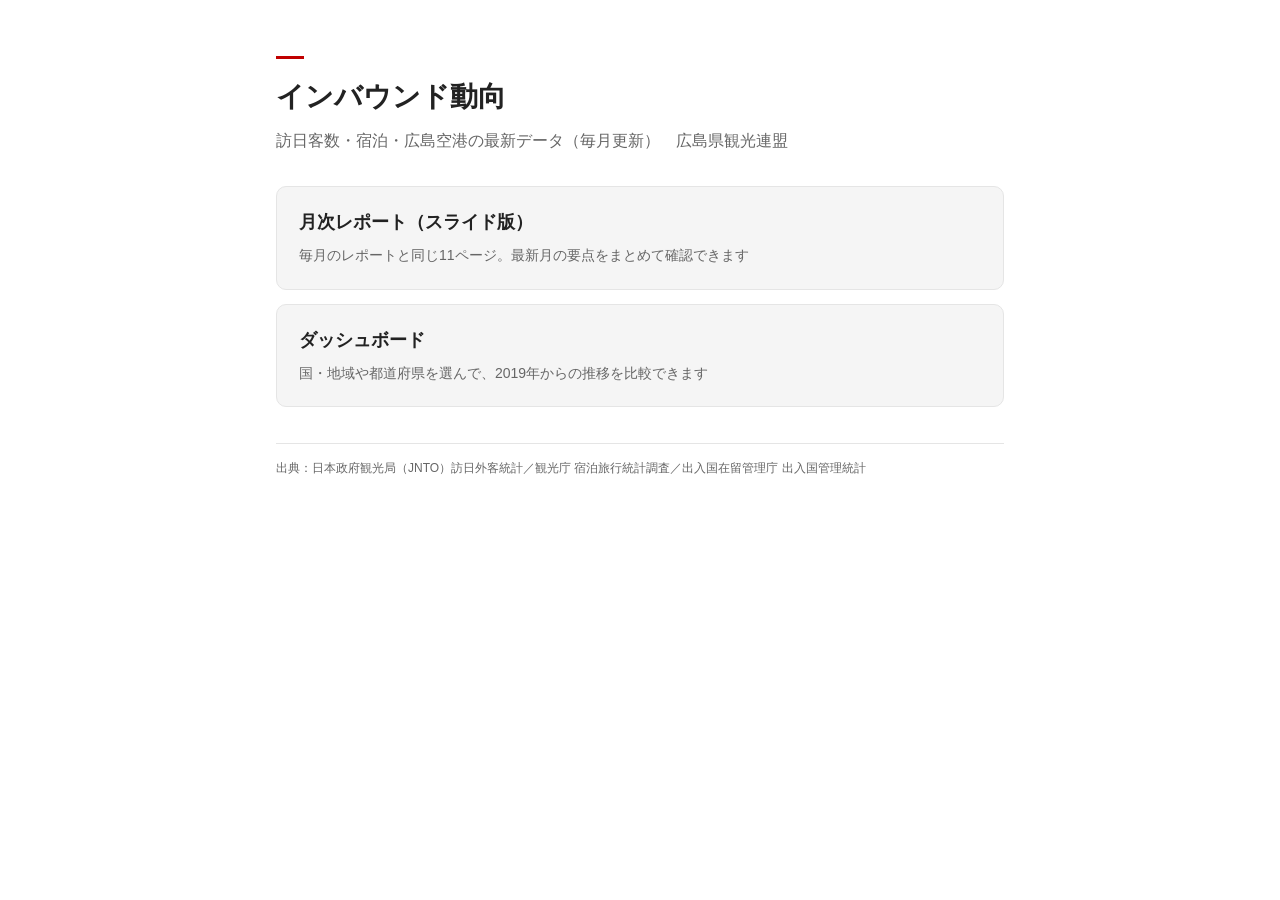
<file: index.html>
<!DOCTYPE html>
<html lang="ja">
<head>
<meta charset="UTF-8">
<meta name="viewport" content="width=device-width, initial-scale=1.0">
<title>インバウンド動向（広島県観光連盟）</title>
<style>
:root { color-scheme: light; --bg: #ffffff; --ink: #222222; --sub: #666666; --line: #e5e5e5; --red: #c00000; --card: #f5f5f5; }
@media (prefers-color-scheme: dark) {
  :root:not([data-theme="light"]) { color-scheme: dark; --bg: #121212; --ink: #f0efec; --sub: #b5b5b5; --line: #333333; --red: #e66767; --card: #1e1e1e; }
}
:root[data-theme="dark"] { color-scheme: dark; --bg: #121212; --ink: #f0efec; --sub: #b5b5b5; --line: #333333; --red: #e66767; --card: #1e1e1e; }
* { box-sizing: border-box; }
body { margin: 0; background: var(--bg); color: var(--ink);
  font-family: "BIZ UDPGothic", "Yu Gothic UI", "Hiragino Sans", Meiryo, sans-serif; line-height: 1.7; }
main { max-width: 760px; margin: 0 auto; padding: 56px 16px; }
.bar { width: 28px; height: 3px; background: var(--red); margin-bottom: 14px; }
h1 { font-size: 28px; margin: 0 0 6px; }
p.lead { color: var(--sub); margin: 0 0 32px; }
a.card { display: block; text-decoration: none; color: inherit; background: var(--card); border: 1px solid var(--line);
  border-radius: 10px; padding: 20px 22px; margin-bottom: 14px; }
a.card:hover { border-color: var(--red); }
a.card b { display: block; font-size: 18px; margin-bottom: 4px; }
a.card span { color: var(--sub); font-size: 14px; }
footer { color: var(--sub); font-size: 12px; margin-top: 36px; border-top: 1px solid var(--line); padding-top: 14px; }
</style>
</head>
<body>
<main>
  <div class="bar"></div>
  <h1>インバウンド動向</h1>
  <p class="lead">訪日客数・宿泊・広島空港の最新データ（毎月更新）　広島県観光連盟</p>
  <a class="card" href="dashboard/slides.html"><b>月次レポート（スライド版）</b><span>毎月のレポートと同じ11ページ。最新月の要点をまとめて確認できます</span></a>
  <a class="card" href="dashboard/monthly_report.html"><b>ダッシュボード</b><span>国・地域や都道府県を選んで、2019年からの推移を比較できます</span></a>
  <footer>出典：日本政府観光局（JNTO）訪日外客統計／観光庁 宿泊旅行統計調査／出入国在留管理庁 出入国管理統計</footer>
</main>
</body>
</html>
</file>
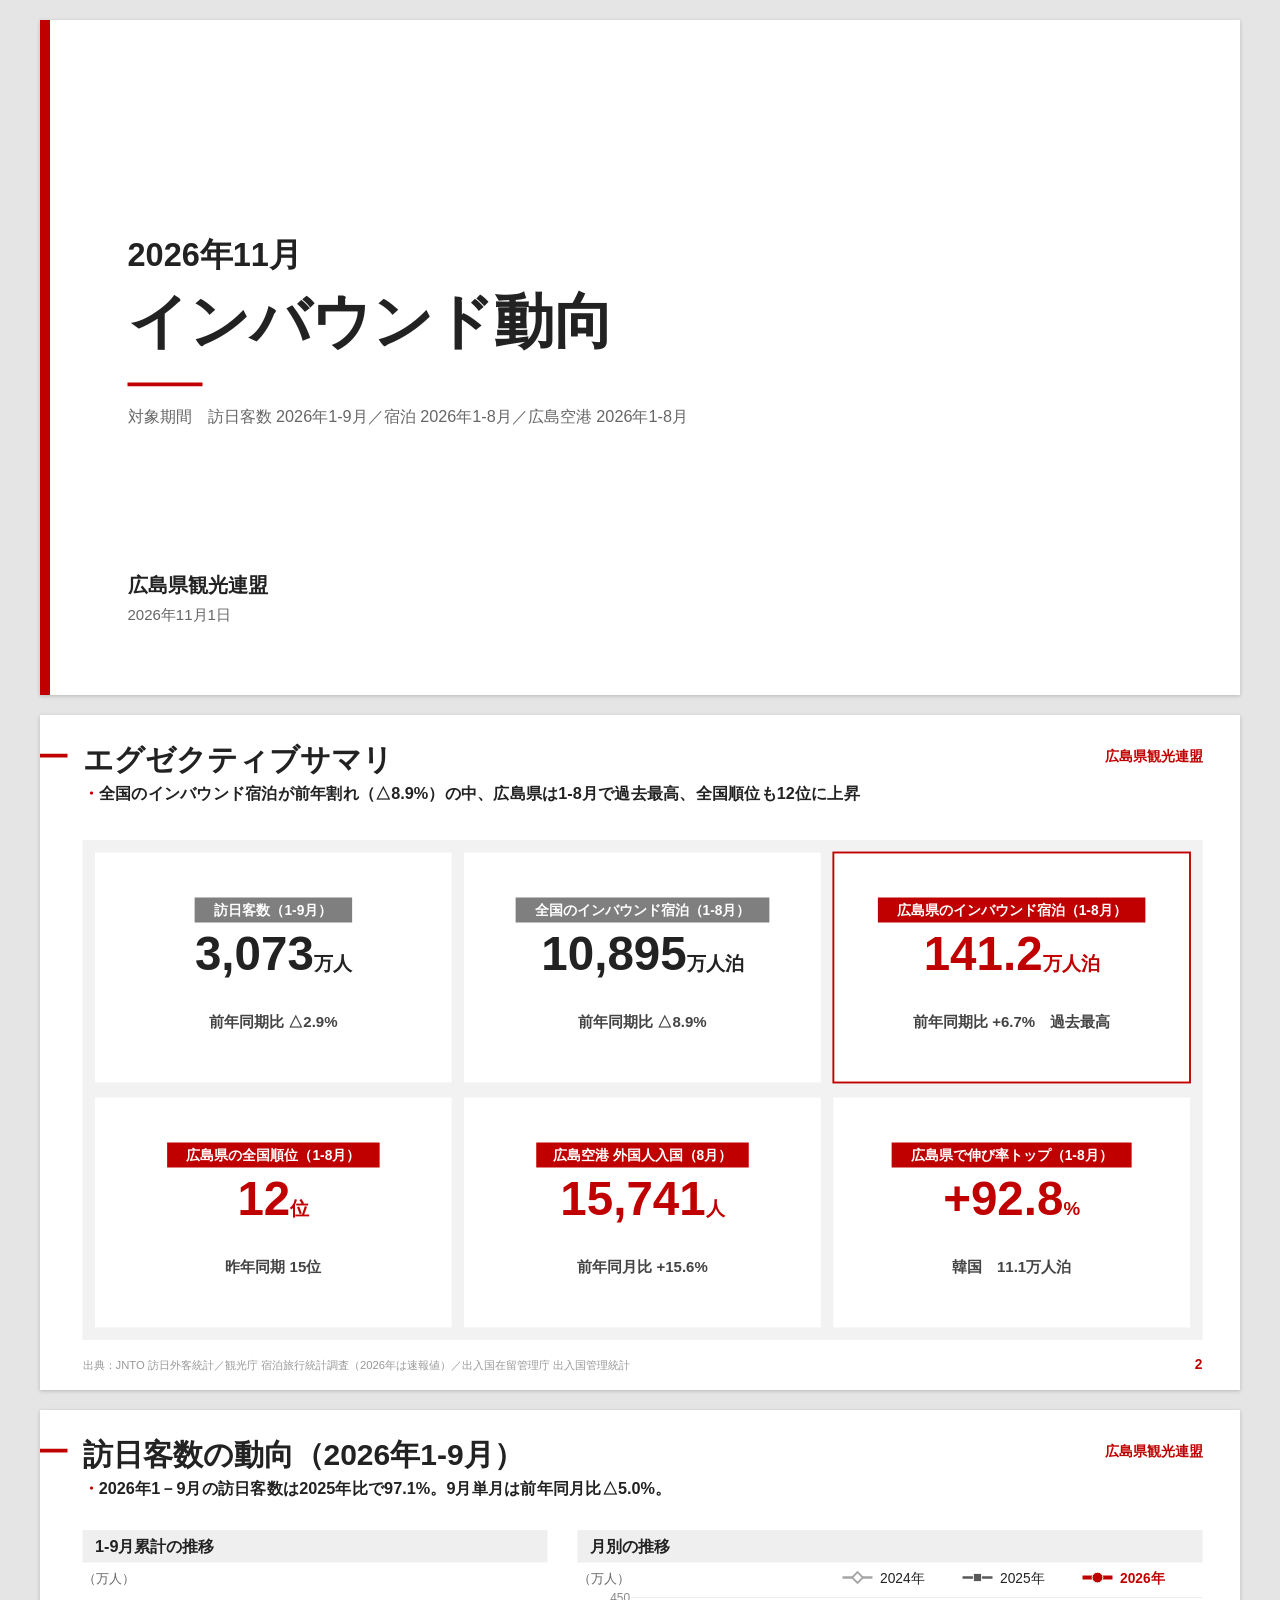
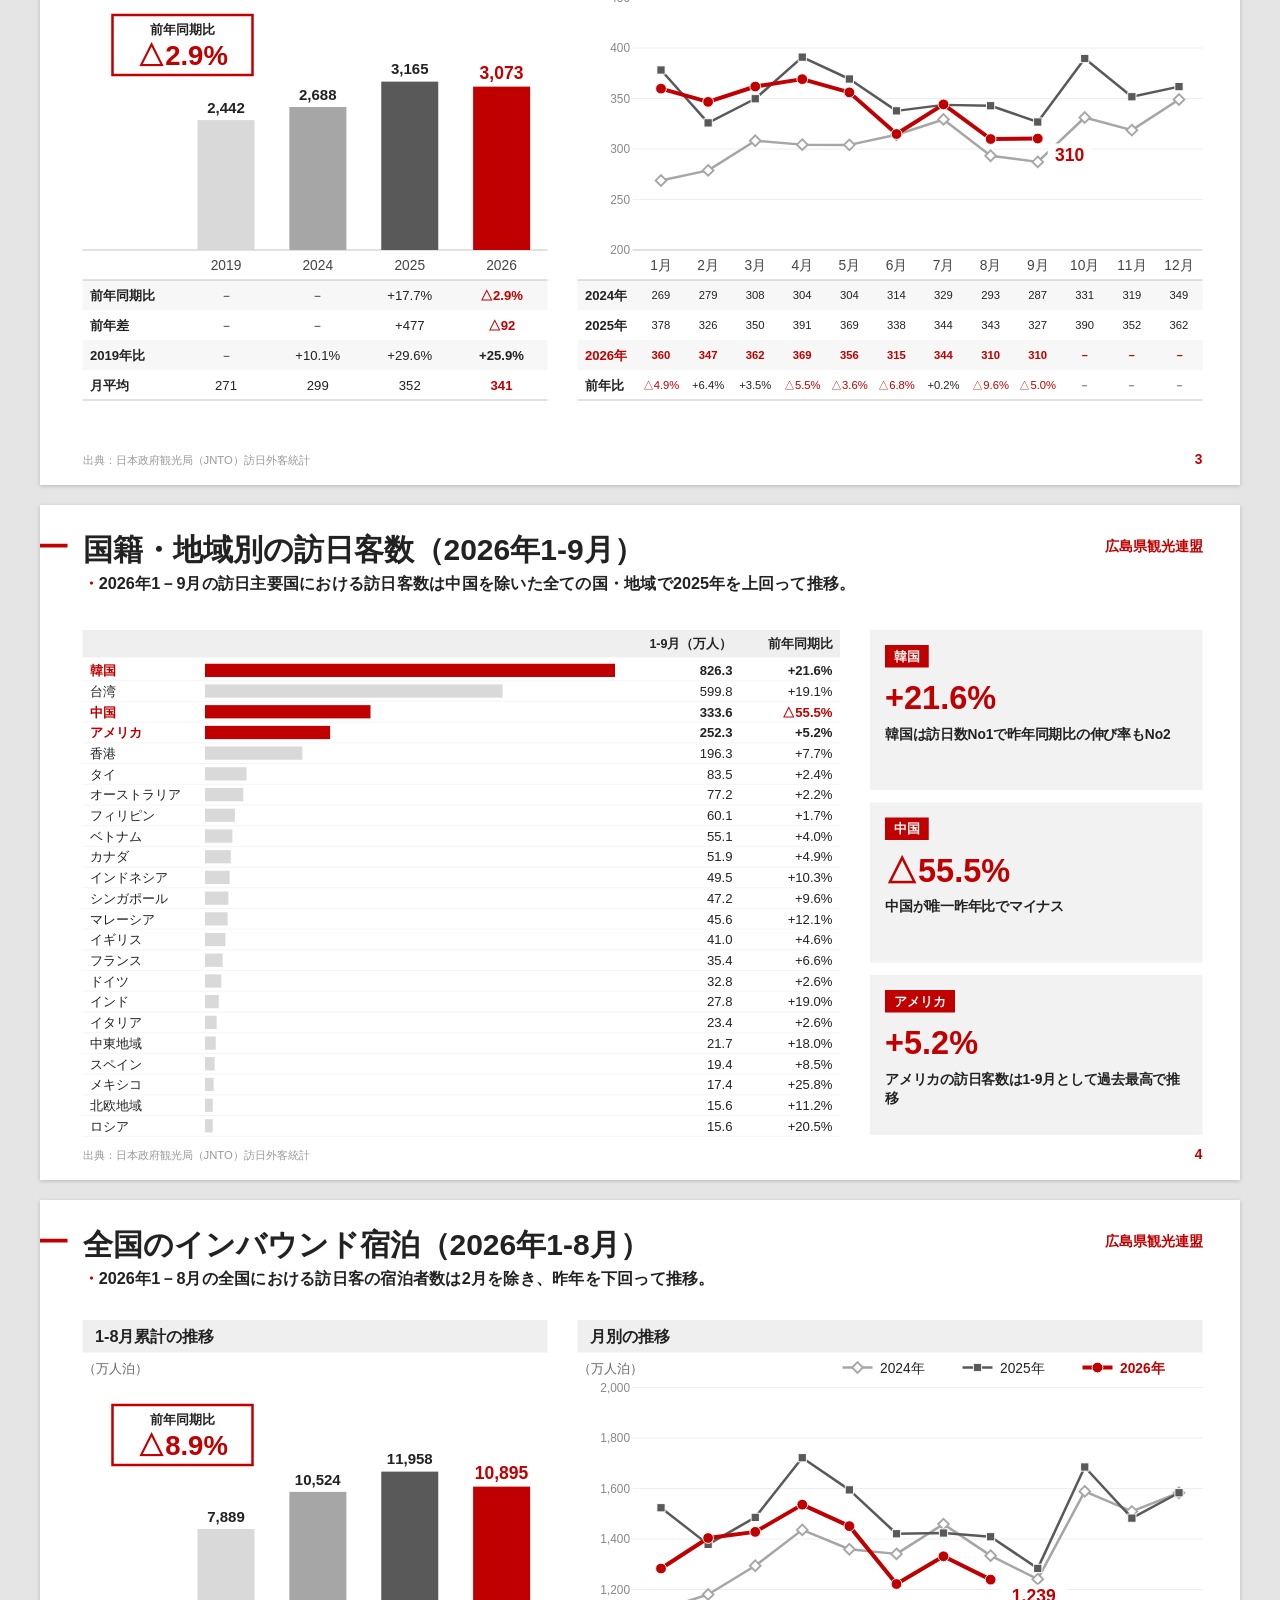
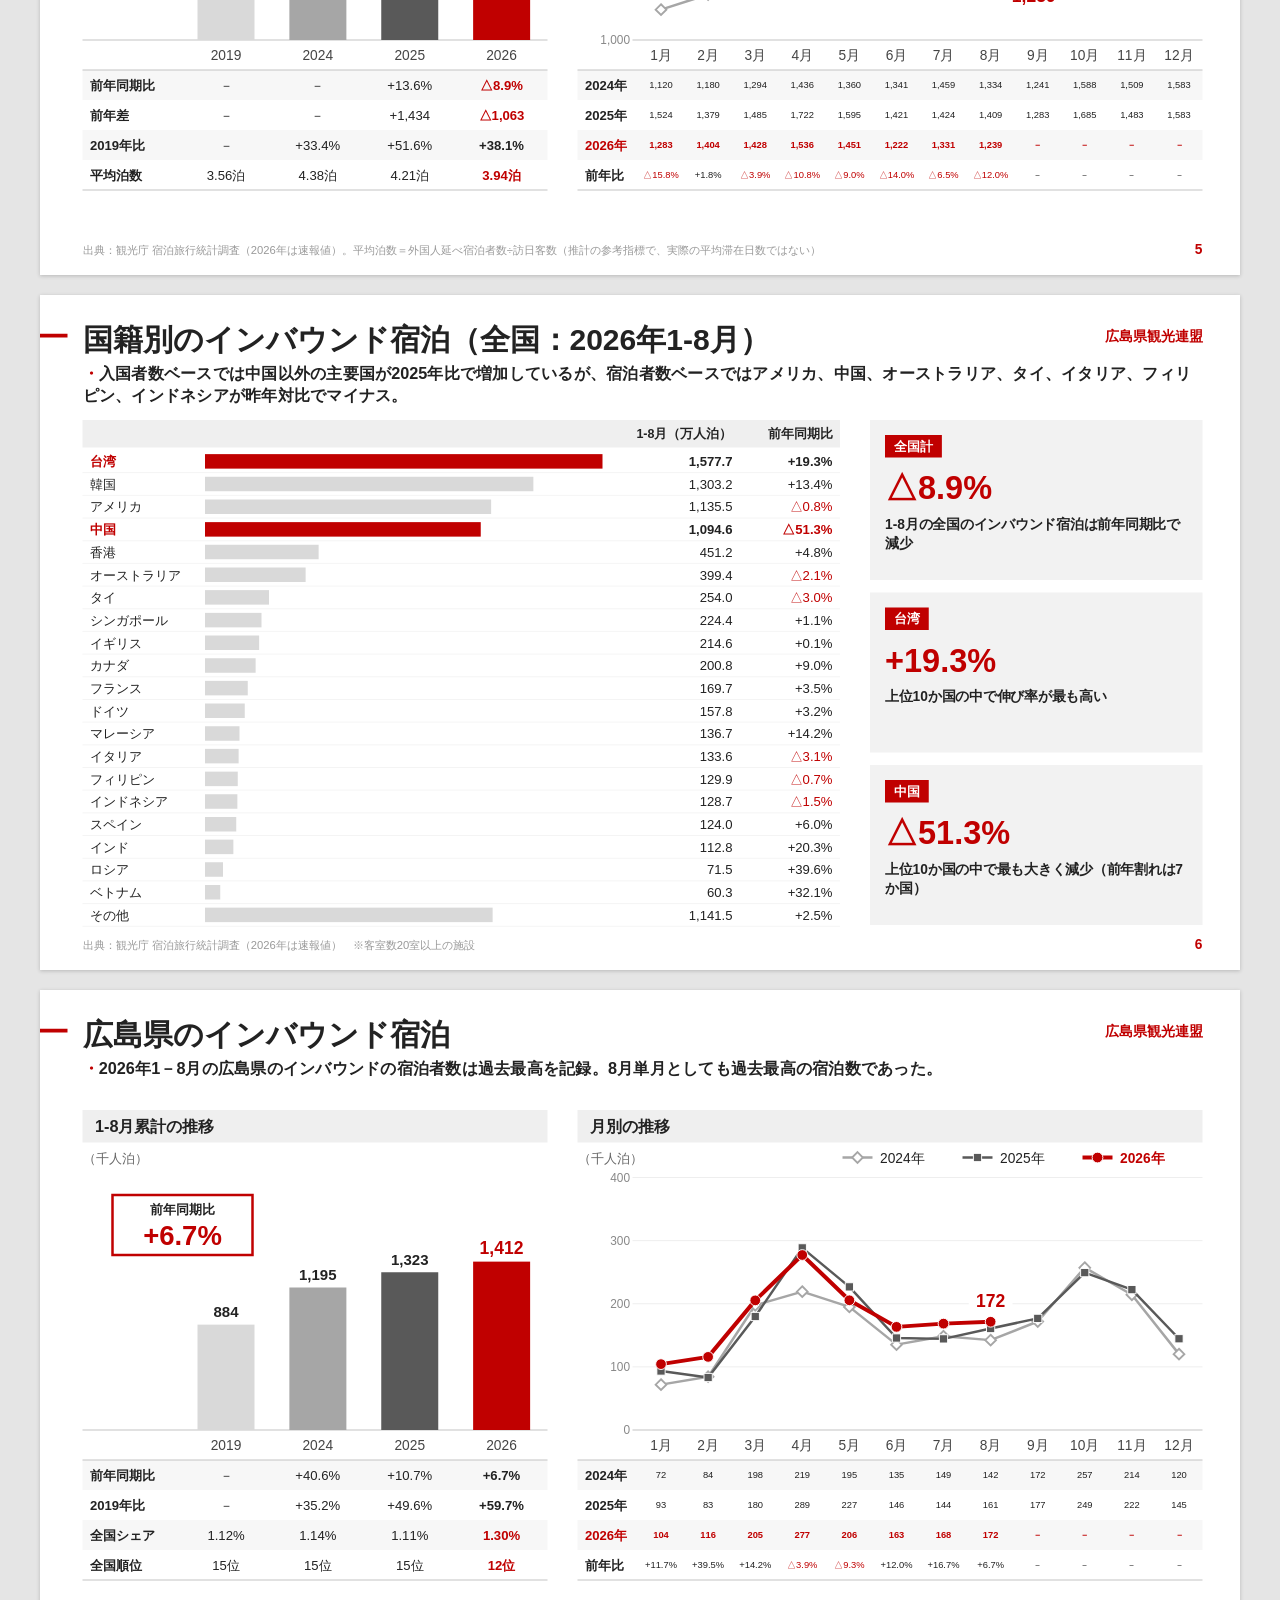
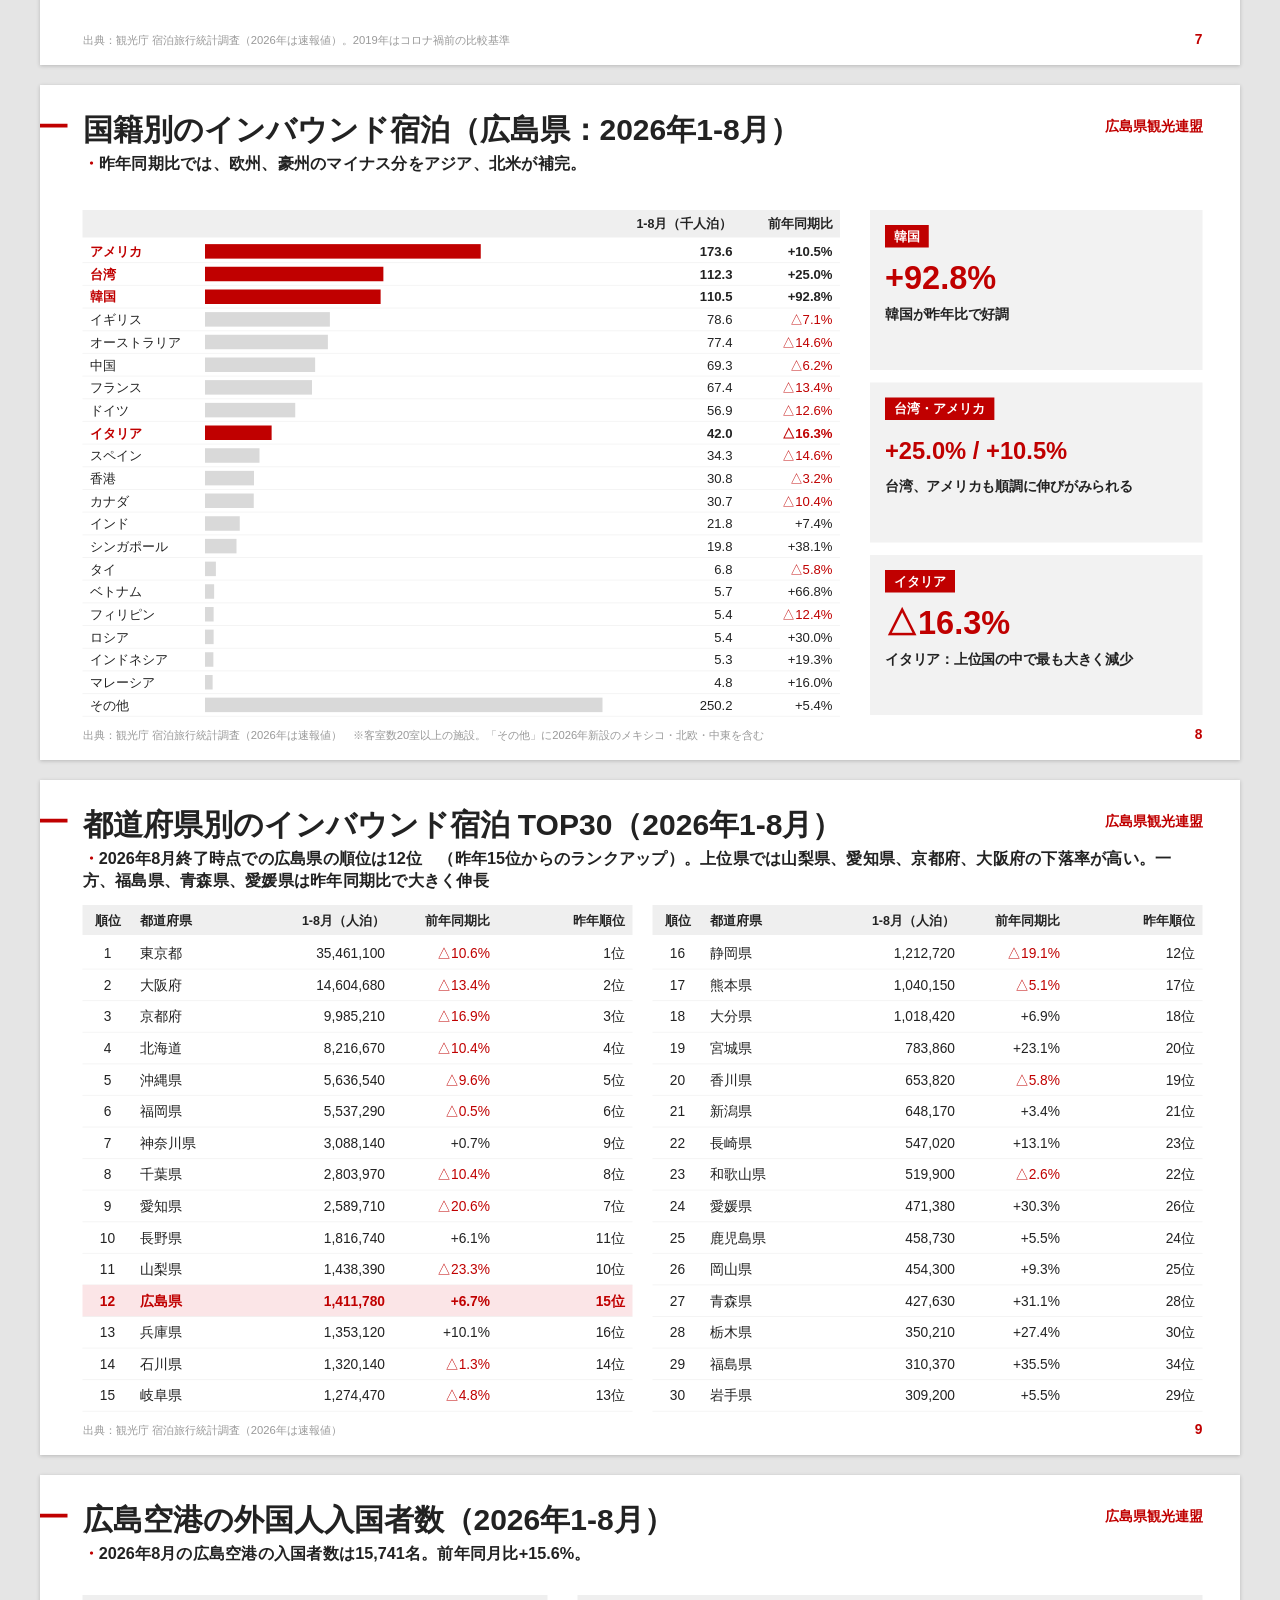
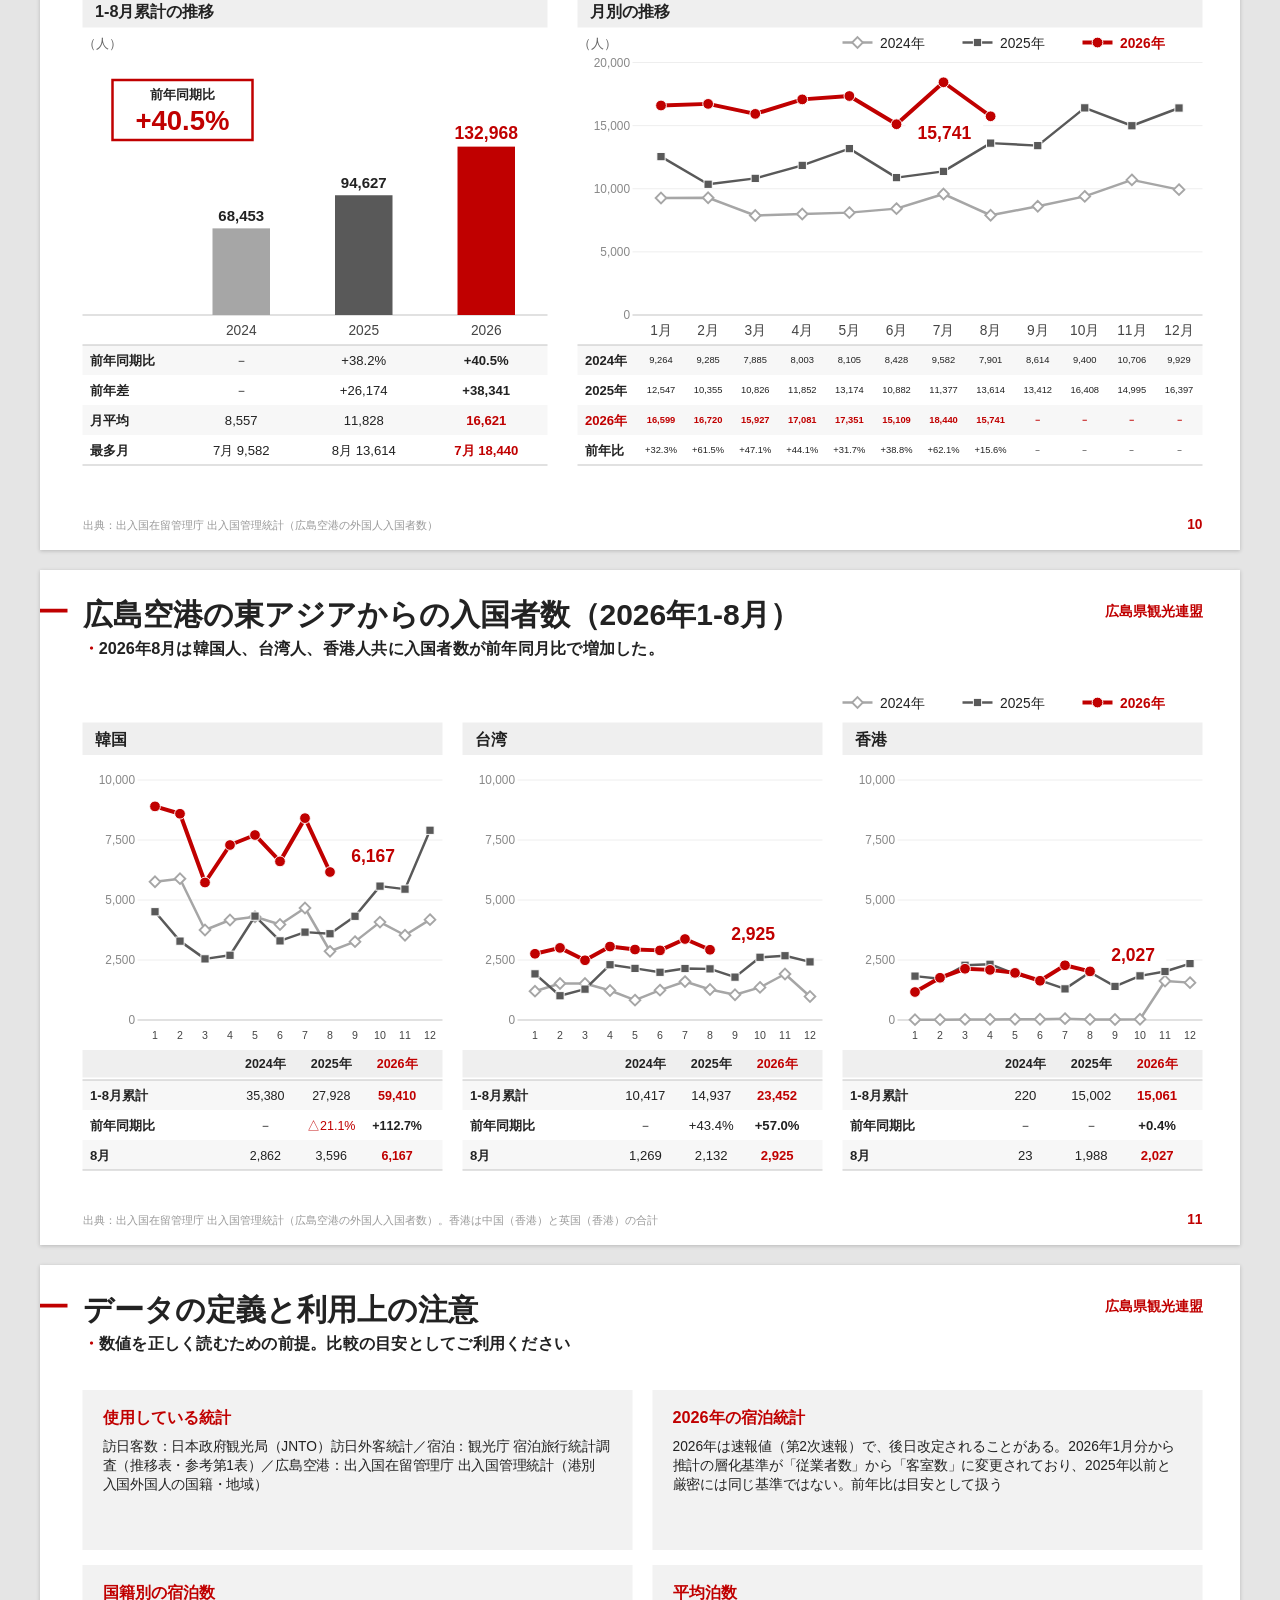
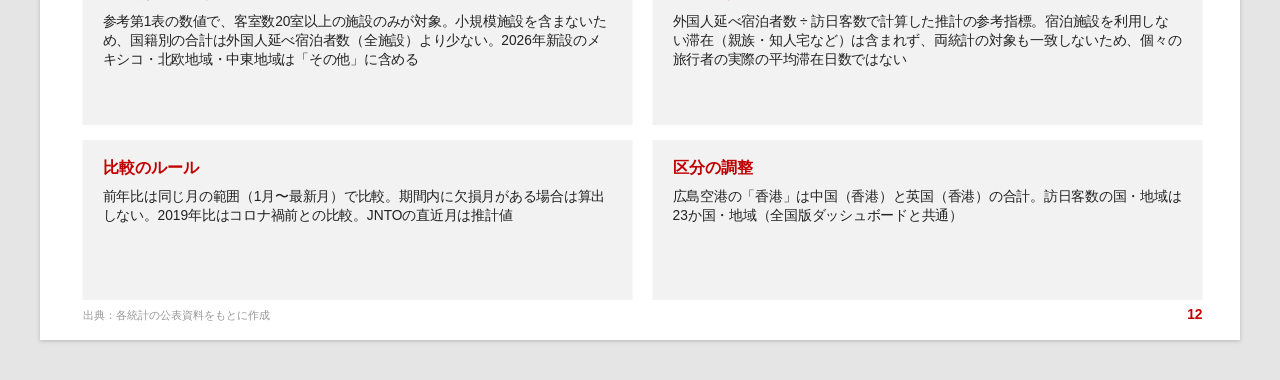
<file: dashboard/slides.html>
<!doctype html><html lang="ja"><head><meta charset="utf-8"><title>2026年11月 インバウンド動向（新デザイン）</title><style>body{background:#e5e5e5;margin:0;padding:20px}.sl{max-width:1200px;margin:0 auto 20px;box-shadow:0 1px 4px rgba(0,0,0,.2)}svg{display:block;width:100%;height:auto}</style></head><body><div class="sl"><svg viewBox="0 0 960 540" font-family="BIZ UDPGothic, 'Yu Gothic UI', Meiryo, sans-serif"><rect width="960" height="540" fill="#fff"/><rect x="0.0" y="0.0" width="8.0" height="540.0" fill="#C00000"/><text x="70.0" y="196.4" font-size="26" text-anchor="start"><tspan fill="#222222" font-weight="700" font-size="26">2026年11月</tspan></text><text x="70.0" y="257.3" font-size="48" text-anchor="start"><tspan fill="#222222" font-weight="700" font-size="48">インバウンド動向</tspan></text><rect x="70.0" y="290.0" width="60.0" height="3.0" fill="#C00000"/><text x="70.0" y="321.7" font-size="13" text-anchor="start"><tspan fill="#666666" font-weight="400" font-size="13">対象期間　訪日客数 2026年1-9月／宿泊 2026年1-8月／広島空港 2026年1-8月</tspan></text><text x="70.0" y="457.8" font-size="16" text-anchor="start"><tspan fill="#222222" font-weight="700" font-size="16">広島県観光連盟</tspan></text><text x="70.0" y="480.3" font-size="12" text-anchor="start"><tspan fill="#666666" font-weight="400" font-size="12">2026年11月1日</tspan></text></svg></div><div class="sl"><svg viewBox="0 0 960 540" font-family="BIZ UDPGothic, 'Yu Gothic UI', Meiryo, sans-serif"><rect width="960" height="540" fill="#fff"/><rect x="0.0" y="31.0" width="22.0" height="3.0" fill="#C00000"/><text x="34.0" y="43.6" font-size="24" text-anchor="start"><tspan fill="#222222" font-weight="700" font-size="24">エグゼクティブサマリ</tspan></text><text x="930.0" y="37.0" font-size="11" text-anchor="end"><tspan fill="#C00000" font-weight="700" font-size="11">広島県観光連盟</tspan></text><foreignObject x="34" y="54" width="896" height="36"><div xmlns="http://www.w3.org/1999/xhtml" style="display:flex;height:100%;align-items:flex-start;justify-content:flex-start;font-size:13px;line-height:1.35;text-align:left"><div><span style="color:#C00000;font-weight:700">・</span><span style="color:#222222;font-weight:700">全国のインバウンド宿泊が前年割れ（△8.9%）の中、広島県は1-8月で過去最高、全国順位も12位に上昇</span></div></div></foreignObject><text x="34.0" y="523.2" font-size="9" text-anchor="start"><tspan fill="#999999" font-weight="400" font-size="9">出典：JNTO 訪日外客統計／観光庁 宿泊旅行統計調査（2026年は速報値）／出入国在留管理庁 出入国管理統計</tspan></text><text x="930.0" y="523.0" font-size="11" text-anchor="end"><tspan fill="#C00000" font-weight="700" font-size="11">2</tspan></text><rect x="34.0" y="100.0" width="896.0" height="400.0" fill="#F2F2F2"/><rect x="44.0" y="110.0" width="285.3" height="184.0" fill="#FFFFFF"/><rect x="123.7" y="146.0" width="126.0" height="20.0" fill="#7F7F7F"/><text x="186.7" y="160.0" font-size="11" text-anchor="middle"><tspan fill="#FFFFFF" font-weight="700" font-size="11">訪日客数（1-9月）</tspan></text><text x="186.7" y="204.0" font-size="11" text-anchor="middle"><tspan fill="#222222" font-weight="700" font-size="38">3,073</tspan><tspan fill="#222222" font-weight="700" font-size="15">万人</tspan></text><text x="186.7" y="249.3" font-size="12" text-anchor="middle"><tspan fill="#444444" font-weight="700" font-size="12">前年同期比 △2.9%</tspan></text><rect x="339.3" y="110.0" width="285.3" height="184.0" fill="#FFFFFF"/><rect x="380.5" y="146.0" width="203.0" height="20.0" fill="#7F7F7F"/><text x="482.0" y="160.0" font-size="11" text-anchor="middle"><tspan fill="#FFFFFF" font-weight="700" font-size="11">全国のインバウンド宿泊（1-8月）</tspan></text><text x="482.0" y="204.0" font-size="11" text-anchor="middle"><tspan fill="#222222" font-weight="700" font-size="38">10,895</tspan><tspan fill="#222222" font-weight="700" font-size="15">万人泊</tspan></text><text x="482.0" y="249.3" font-size="12" text-anchor="middle"><tspan fill="#444444" font-weight="700" font-size="12">前年同期比 △8.9%</tspan></text><rect x="634.7" y="110.0" width="285.3" height="184.0" fill="#FFFFFF" stroke="#C00000" stroke-width="1.5"/><rect x="670.3" y="146.0" width="214.0" height="20.0" fill="#C00000"/><text x="777.3" y="160.0" font-size="11" text-anchor="middle"><tspan fill="#FFFFFF" font-weight="700" font-size="11">広島県のインバウンド宿泊（1-8月）</tspan></text><text x="777.3" y="204.0" font-size="11" text-anchor="middle"><tspan fill="#C00000" font-weight="700" font-size="38">141.2</tspan><tspan fill="#C00000" font-weight="700" font-size="15">万人泊</tspan></text><text x="777.3" y="249.3" font-size="12" text-anchor="middle"><tspan fill="#444444" font-weight="700" font-size="12">前年同期比 +6.7%　過去最高</tspan></text><rect x="44.0" y="306.0" width="285.3" height="184.0" fill="#FFFFFF"/><rect x="101.7" y="342.0" width="170.0" height="20.0" fill="#C00000"/><text x="186.7" y="356.0" font-size="11" text-anchor="middle"><tspan fill="#FFFFFF" font-weight="700" font-size="11">広島県の全国順位（1-8月）</tspan></text><text x="186.7" y="400.0" font-size="11" text-anchor="middle"><tspan fill="#C00000" font-weight="700" font-size="38">12</tspan><tspan fill="#C00000" font-weight="700" font-size="15">位</tspan></text><text x="186.7" y="445.3" font-size="12" text-anchor="middle"><tspan fill="#444444" font-weight="700" font-size="12">昨年同期 15位</tspan></text><rect x="339.3" y="306.0" width="285.3" height="184.0" fill="#FFFFFF"/><rect x="397.0" y="342.0" width="170.0" height="20.0" fill="#C00000"/><text x="482.0" y="356.0" font-size="11" text-anchor="middle"><tspan fill="#FFFFFF" font-weight="700" font-size="11">広島空港 外国人入国（8月）</tspan></text><text x="482.0" y="400.0" font-size="11" text-anchor="middle"><tspan fill="#C00000" font-weight="700" font-size="38">15,741</tspan><tspan fill="#C00000" font-weight="700" font-size="15">人</tspan></text><text x="482.0" y="445.3" font-size="12" text-anchor="middle"><tspan fill="#444444" font-weight="700" font-size="12">前年同月比 +15.6%</tspan></text><rect x="634.7" y="306.0" width="285.3" height="184.0" fill="#FFFFFF"/><rect x="681.3" y="342.0" width="192.0" height="20.0" fill="#C00000"/><text x="777.3" y="356.0" font-size="11" text-anchor="middle"><tspan fill="#FFFFFF" font-weight="700" font-size="11">広島県で伸び率トップ（1-8月）</tspan></text><text x="777.3" y="400.0" font-size="11" text-anchor="middle"><tspan fill="#C00000" font-weight="700" font-size="38">+92.8</tspan><tspan fill="#C00000" font-weight="700" font-size="15">%</tspan></text><text x="777.3" y="445.3" font-size="12" text-anchor="middle"><tspan fill="#444444" font-weight="700" font-size="12">韓国　11.1万人泊</tspan></text></svg></div><div class="sl"><svg viewBox="0 0 960 540" font-family="BIZ UDPGothic, 'Yu Gothic UI', Meiryo, sans-serif"><rect width="960" height="540" fill="#fff"/><rect x="0.0" y="31.0" width="22.0" height="3.0" fill="#C00000"/><text x="34.0" y="43.6" font-size="24" text-anchor="start"><tspan fill="#222222" font-weight="700" font-size="24">訪日客数の動向（2026年1-9月）</tspan></text><text x="930.0" y="37.0" font-size="11" text-anchor="end"><tspan fill="#C00000" font-weight="700" font-size="11">広島県観光連盟</tspan></text><foreignObject x="34" y="54" width="896" height="36"><div xmlns="http://www.w3.org/1999/xhtml" style="display:flex;height:100%;align-items:flex-start;justify-content:flex-start;font-size:13px;line-height:1.35;text-align:left"><div><span style="color:#C00000;font-weight:700">・</span><span style="color:#222222;font-weight:700">2026年1－9月の訪日客数は2025年比で97.1%。9月単月は前年同月比△5.0%。</span></div></div></foreignObject><text x="34.0" y="523.2" font-size="9" text-anchor="start"><tspan fill="#999999" font-weight="400" font-size="9">出典：日本政府観光局（JNTO）訪日外客統計</tspan></text><text x="930.0" y="523.0" font-size="11" text-anchor="end"><tspan fill="#C00000" font-weight="700" font-size="11">3</tspan></text><rect x="34.0" y="96.0" width="372.0" height="26.0" fill="#EFEFEF"/><text x="44.0" y="113.7" font-size="13" text-anchor="start"><tspan fill="#222222" font-weight="700" font-size="13">1-9月累計の推移</tspan></text><text x="34.0" y="138.6" font-size="10" text-anchor="start"><tspan fill="#666666" font-weight="400" font-size="10">（万人）</tspan></text><line x1="34.0" y1="352.0" x2="406.0" y2="352.0" stroke="#BFBFBF" stroke-width="0.75"/><rect x="126.0" y="248.1" width="45.6" height="103.9" fill="#D9D9D9"/><text x="148.8" y="242.3" font-size="12" text-anchor="middle"><tspan fill="#222222" font-weight="700" font-size="12">2,442</tspan></text><text x="148.8" y="368.0" font-size="11" text-anchor="middle"><tspan fill="#444444" font-weight="400" font-size="11">2019</tspan></text><rect x="199.5" y="237.6" width="45.6" height="114.4" fill="#A6A6A6"/><text x="222.2" y="231.8" font-size="12" text-anchor="middle"><tspan fill="#222222" font-weight="700" font-size="12">2,688</tspan></text><text x="222.2" y="368.0" font-size="11" text-anchor="middle"><tspan fill="#444444" font-weight="400" font-size="11">2024</tspan></text><rect x="273.0" y="217.3" width="45.6" height="134.7" fill="#595959"/><text x="295.8" y="211.5" font-size="12" text-anchor="middle"><tspan fill="#222222" font-weight="700" font-size="12">3,165</tspan></text><text x="295.8" y="368.0" font-size="11" text-anchor="middle"><tspan fill="#444444" font-weight="400" font-size="11">2025</tspan></text><rect x="346.5" y="221.3" width="45.6" height="130.7" fill="#C00000"/><text x="369.2" y="215.2" font-size="14" text-anchor="middle"><tspan fill="#C00000" font-weight="700" font-size="14">3,073</tspan></text><text x="369.2" y="368.0" font-size="11" text-anchor="middle"><tspan fill="#444444" font-weight="400" font-size="11">2026</tspan></text><rect x="58.0" y="164.0" width="112.0" height="48.0" fill="#FFFFFF" stroke="#C00000" stroke-width="2"/><text x="114.0" y="178.8" font-size="10.5" text-anchor="middle"><tspan fill="#222222" font-weight="700" font-size="10.5">前年同期比</tspan></text><text x="114.0" y="203.9" font-size="22" text-anchor="middle"><tspan fill="#C00000" font-weight="700" font-size="22">△2.9%</tspan></text><rect x="34.0" y="376.0" width="372.0" height="24.0" fill="#F7F7F7"/><text x="40.0" y="391.8" font-size="10.5" text-anchor="start"><tspan fill="#222222" font-weight="700" font-size="10.5">前年同期比</tspan></text><text x="148.8" y="391.8" font-size="10.5" text-anchor="middle"><tspan fill="#222222" font-weight="400" font-size="10.5">－</tspan></text><text x="222.2" y="391.8" font-size="10.5" text-anchor="middle"><tspan fill="#222222" font-weight="400" font-size="10.5">－</tspan></text><text x="295.8" y="391.8" font-size="10.5" text-anchor="middle"><tspan fill="#222222" font-weight="400" font-size="10.5">+17.7%</tspan></text><text x="369.2" y="391.8" font-size="10.5" text-anchor="middle"><tspan fill="#C00000" font-weight="700" font-size="10.5">△2.9%</tspan></text><text x="40.0" y="415.8" font-size="10.5" text-anchor="start"><tspan fill="#222222" font-weight="700" font-size="10.5">前年差</tspan></text><text x="148.8" y="415.8" font-size="10.5" text-anchor="middle"><tspan fill="#222222" font-weight="400" font-size="10.5">－</tspan></text><text x="222.2" y="415.8" font-size="10.5" text-anchor="middle"><tspan fill="#222222" font-weight="400" font-size="10.5">－</tspan></text><text x="295.8" y="415.8" font-size="10.5" text-anchor="middle"><tspan fill="#222222" font-weight="400" font-size="10.5">+477</tspan></text><text x="369.2" y="415.8" font-size="10.5" text-anchor="middle"><tspan fill="#C00000" font-weight="700" font-size="10.5">△92</tspan></text><rect x="34.0" y="424.0" width="372.0" height="24.0" fill="#F7F7F7"/><text x="40.0" y="439.8" font-size="10.5" text-anchor="start"><tspan fill="#222222" font-weight="700" font-size="10.5">2019年比</tspan></text><text x="148.8" y="439.8" font-size="10.5" text-anchor="middle"><tspan fill="#222222" font-weight="400" font-size="10.5">－</tspan></text><text x="222.2" y="439.8" font-size="10.5" text-anchor="middle"><tspan fill="#222222" font-weight="400" font-size="10.5">+10.1%</tspan></text><text x="295.8" y="439.8" font-size="10.5" text-anchor="middle"><tspan fill="#222222" font-weight="400" font-size="10.5">+29.6%</tspan></text><text x="369.2" y="439.8" font-size="10.5" text-anchor="middle"><tspan fill="#222222" font-weight="700" font-size="10.5">+25.9%</tspan></text><text x="40.0" y="463.8" font-size="10.5" text-anchor="start"><tspan fill="#222222" font-weight="700" font-size="10.5">月平均</tspan></text><text x="148.8" y="463.8" font-size="10.5" text-anchor="middle"><tspan fill="#222222" font-weight="400" font-size="10.5">271</tspan></text><text x="222.2" y="463.8" font-size="10.5" text-anchor="middle"><tspan fill="#222222" font-weight="400" font-size="10.5">299</tspan></text><text x="295.8" y="463.8" font-size="10.5" text-anchor="middle"><tspan fill="#222222" font-weight="400" font-size="10.5">352</tspan></text><text x="369.2" y="463.8" font-size="10.5" text-anchor="middle"><tspan fill="#C00000" font-weight="700" font-size="10.5">341</tspan></text><line x1="34.0" y1="376.0" x2="406.0" y2="376.0" stroke="#BFBFBF" stroke-width="0.75"/><line x1="34.0" y1="472.0" x2="406.0" y2="472.0" stroke="#BFBFBF" stroke-width="0.75"/><rect x="430.0" y="96.0" width="500.0" height="26.0" fill="#EFEFEF"/><text x="440.0" y="113.7" font-size="13" text-anchor="start"><tspan fill="#222222" font-weight="700" font-size="13">月別の推移</tspan></text><text x="430.0" y="138.6" font-size="10" text-anchor="start"><tspan fill="#666666" font-weight="400" font-size="10">（万人）</tspan></text><line x1="642.0" y1="134.0" x2="666.0" y2="134.0" stroke="#A6A6A6" stroke-width="2.0"/><path d="M654.0 129.7L658.3 134.0L654.0 138.3L649.7 134.0Z" fill="#fff" stroke="#A6A6A6" stroke-width="1.5"/><text x="672.0" y="138.0" font-size="11" text-anchor="start"><tspan fill="#222222" font-weight="400" font-size="11">2024年</tspan></text><line x1="738.0" y1="134.0" x2="762.0" y2="134.0" stroke="#595959" stroke-width="2.0"/><rect x="746.7" y="130.7" width="6.6" height="6.6" fill="#595959" stroke="#fff" stroke-width="0.75"/><text x="768.0" y="138.0" font-size="11" text-anchor="start"><tspan fill="#222222" font-weight="400" font-size="11">2025年</tspan></text><line x1="834.0" y1="134.0" x2="858.0" y2="134.0" stroke="#C00000" stroke-width="3.2"/><circle cx="846.0" cy="134.0" r="4.3" fill="#C00000" stroke="#fff" stroke-width="0.75"/><text x="864.0" y="138.0" font-size="11" text-anchor="start"><tspan fill="#C00000" font-weight="700" font-size="11">2026年</tspan></text><line x1="474.0" y1="352.0" x2="930.0" y2="352.0" stroke="#BFBFBF" stroke-width="0.75"/><text x="472.0" y="355.4" font-size="9.5" text-anchor="end"><tspan fill="#888888" font-weight="400" font-size="9.5">200</tspan></text><line x1="474.0" y1="311.6" x2="930.0" y2="311.6" stroke="#EDEDED" stroke-width="0.75"/><text x="472.0" y="315.0" font-size="9.5" text-anchor="end"><tspan fill="#888888" font-weight="400" font-size="9.5">250</tspan></text><line x1="474.0" y1="271.2" x2="930.0" y2="271.2" stroke="#EDEDED" stroke-width="0.75"/><text x="472.0" y="274.6" font-size="9.5" text-anchor="end"><tspan fill="#888888" font-weight="400" font-size="9.5">300</tspan></text><line x1="474.0" y1="230.8" x2="930.0" y2="230.8" stroke="#EDEDED" stroke-width="0.75"/><text x="472.0" y="234.2" font-size="9.5" text-anchor="end"><tspan fill="#888888" font-weight="400" font-size="9.5">350</tspan></text><line x1="474.0" y1="190.4" x2="930.0" y2="190.4" stroke="#EDEDED" stroke-width="0.75"/><text x="472.0" y="193.8" font-size="9.5" text-anchor="end"><tspan fill="#888888" font-weight="400" font-size="9.5">400</tspan></text><line x1="474.0" y1="150.0" x2="930.0" y2="150.0" stroke="#EDEDED" stroke-width="0.75"/><text x="472.0" y="153.4" font-size="9.5" text-anchor="end"><tspan fill="#888888" font-weight="400" font-size="9.5">450</tspan></text><text x="496.8" y="368.0" font-size="11" text-anchor="middle"><tspan fill="#444444" font-weight="400" font-size="11">1月</tspan></text><text x="534.5" y="368.0" font-size="11" text-anchor="middle"><tspan fill="#444444" font-weight="400" font-size="11">2月</tspan></text><text x="572.2" y="368.0" font-size="11" text-anchor="middle"><tspan fill="#444444" font-weight="400" font-size="11">3月</tspan></text><text x="609.8" y="368.0" font-size="11" text-anchor="middle"><tspan fill="#444444" font-weight="400" font-size="11">4月</tspan></text><text x="647.5" y="368.0" font-size="11" text-anchor="middle"><tspan fill="#444444" font-weight="400" font-size="11">5月</tspan></text><text x="685.2" y="368.0" font-size="11" text-anchor="middle"><tspan fill="#444444" font-weight="400" font-size="11">6月</tspan></text><text x="722.8" y="368.0" font-size="11" text-anchor="middle"><tspan fill="#444444" font-weight="400" font-size="11">7月</tspan></text><text x="760.5" y="368.0" font-size="11" text-anchor="middle"><tspan fill="#444444" font-weight="400" font-size="11">8月</tspan></text><text x="798.2" y="368.0" font-size="11" text-anchor="middle"><tspan fill="#444444" font-weight="400" font-size="11">9月</tspan></text><text x="835.8" y="368.0" font-size="11" text-anchor="middle"><tspan fill="#444444" font-weight="400" font-size="11">10月</tspan></text><text x="873.5" y="368.0" font-size="11" text-anchor="middle"><tspan fill="#444444" font-weight="400" font-size="11">11月</tspan></text><text x="911.2" y="368.0" font-size="11" text-anchor="middle"><tspan fill="#444444" font-weight="400" font-size="11">12月</tspan></text><polyline points="496.8,296.4 534.5,288.3 572.2,264.6 609.8,267.7 647.5,267.9 685.2,259.8 722.8,247.6 760.5,276.6 798.2,281.5 835.8,246.0 873.5,256.1 911.2,231.6" fill="none" stroke="#A6A6A6" stroke-width="2.0" stroke-linejoin="round"/><path d="M496.8 292.1L501.1 296.4L496.8 300.7L492.5 296.4Z" fill="#fff" stroke="#A6A6A6" stroke-width="1.5"/><path d="M534.5 284.0L538.8 288.3L534.5 292.6L530.2 288.3Z" fill="#fff" stroke="#A6A6A6" stroke-width="1.5"/><path d="M572.2 260.3L576.5 264.6L572.2 268.9L567.9 264.6Z" fill="#fff" stroke="#A6A6A6" stroke-width="1.5"/><path d="M609.8 263.4L614.1 267.7L609.8 272.0L605.5 267.7Z" fill="#fff" stroke="#A6A6A6" stroke-width="1.5"/><path d="M647.5 263.7L651.8 267.9L647.5 272.2L643.2 267.9Z" fill="#fff" stroke="#A6A6A6" stroke-width="1.5"/><path d="M685.2 255.5L689.5 259.8L685.2 264.1L680.9 259.8Z" fill="#fff" stroke="#A6A6A6" stroke-width="1.5"/><path d="M722.8 243.3L727.1 247.6L722.8 251.8L718.5 247.6Z" fill="#fff" stroke="#A6A6A6" stroke-width="1.5"/><path d="M760.5 272.3L764.8 276.6L760.5 280.9L756.2 276.6Z" fill="#fff" stroke="#A6A6A6" stroke-width="1.5"/><path d="M798.2 277.2L802.5 281.5L798.2 285.8L793.9 281.5Z" fill="#fff" stroke="#A6A6A6" stroke-width="1.5"/><path d="M835.8 241.7L840.1 246.0L835.8 250.3L831.5 246.0Z" fill="#fff" stroke="#A6A6A6" stroke-width="1.5"/><path d="M873.5 251.8L877.8 256.1L873.5 260.4L869.2 256.1Z" fill="#fff" stroke="#A6A6A6" stroke-width="1.5"/><path d="M911.2 227.3L915.5 231.6L911.2 235.9L906.9 231.6Z" fill="#fff" stroke="#A6A6A6" stroke-width="1.5"/><polyline points="496.8,208.0 534.5,250.3 572.2,231.0 609.8,197.7 647.5,215.2 685.2,240.7 722.8,235.9 760.5,236.6 798.2,249.6 835.8,198.8 873.5,229.4 911.2,221.3" fill="none" stroke="#595959" stroke-width="2.0" stroke-linejoin="round"/><rect x="493.5" y="204.7" width="6.6" height="6.6" fill="#595959" stroke="#fff" stroke-width="0.75"/><rect x="531.2" y="247.0" width="6.6" height="6.6" fill="#595959" stroke="#fff" stroke-width="0.75"/><rect x="568.9" y="227.7" width="6.6" height="6.6" fill="#595959" stroke="#fff" stroke-width="0.75"/><rect x="606.5" y="194.4" width="6.6" height="6.6" fill="#595959" stroke="#fff" stroke-width="0.75"/><rect x="644.2" y="211.9" width="6.6" height="6.6" fill="#595959" stroke="#fff" stroke-width="0.75"/><rect x="681.9" y="237.4" width="6.6" height="6.6" fill="#595959" stroke="#fff" stroke-width="0.75"/><rect x="719.5" y="232.6" width="6.6" height="6.6" fill="#595959" stroke="#fff" stroke-width="0.75"/><rect x="757.2" y="233.3" width="6.6" height="6.6" fill="#595959" stroke="#fff" stroke-width="0.75"/><rect x="794.9" y="246.3" width="6.6" height="6.6" fill="#595959" stroke="#fff" stroke-width="0.75"/><rect x="832.5" y="195.5" width="6.6" height="6.6" fill="#595959" stroke="#fff" stroke-width="0.75"/><rect x="870.2" y="226.1" width="6.6" height="6.6" fill="#595959" stroke="#fff" stroke-width="0.75"/><rect x="907.9" y="218.0" width="6.6" height="6.6" fill="#595959" stroke="#fff" stroke-width="0.75"/><polyline points="496.8,222.9 534.5,233.5 572.2,221.2 609.8,215.3 647.5,225.9 685.2,259.2 722.8,235.5 760.5,263.2 798.2,262.8" fill="none" stroke="#C00000" stroke-width="3.2" stroke-linejoin="round"/><circle cx="496.8" cy="222.9" r="4.3" fill="#C00000" stroke="#fff" stroke-width="0.75"/><circle cx="534.5" cy="233.5" r="4.3" fill="#C00000" stroke="#fff" stroke-width="0.75"/><circle cx="572.2" cy="221.2" r="4.3" fill="#C00000" stroke="#fff" stroke-width="0.75"/><circle cx="609.8" cy="215.3" r="4.3" fill="#C00000" stroke="#fff" stroke-width="0.75"/><circle cx="647.5" cy="225.9" r="4.3" fill="#C00000" stroke="#fff" stroke-width="0.75"/><circle cx="685.2" cy="259.2" r="4.3" fill="#C00000" stroke="#fff" stroke-width="0.75"/><circle cx="722.8" cy="235.5" r="4.3" fill="#C00000" stroke="#fff" stroke-width="0.75"/><circle cx="760.5" cy="263.2" r="4.3" fill="#C00000" stroke="#fff" stroke-width="0.75"/><circle cx="798.2" cy="262.8" r="4.3" fill="#C00000" stroke="#fff" stroke-width="0.75"/><rect x="806.2" y="266.8" width="35.0" height="18.0" fill="#FFFFFF"/><text x="823.7" y="280.9" font-size="14" text-anchor="middle"><tspan fill="#C00000" font-weight="700" font-size="14">310</tspan></text><rect x="430.0" y="376.0" width="500.0" height="24.0" fill="#F7F7F7"/><text x="436.0" y="391.8" font-size="10.5" text-anchor="start"><tspan fill="#222222" font-weight="700" font-size="10.5">2024年</tspan></text><text x="496.8" y="391.2" font-size="9.0" text-anchor="middle"><tspan fill="#222222" font-weight="400" font-size="9.0">269</tspan></text><text x="534.5" y="391.2" font-size="9.0" text-anchor="middle"><tspan fill="#222222" font-weight="400" font-size="9.0">279</tspan></text><text x="572.2" y="391.2" font-size="9.0" text-anchor="middle"><tspan fill="#222222" font-weight="400" font-size="9.0">308</tspan></text><text x="609.8" y="391.2" font-size="9.0" text-anchor="middle"><tspan fill="#222222" font-weight="400" font-size="9.0">304</tspan></text><text x="647.5" y="391.2" font-size="9.0" text-anchor="middle"><tspan fill="#222222" font-weight="400" font-size="9.0">304</tspan></text><text x="685.2" y="391.2" font-size="9.0" text-anchor="middle"><tspan fill="#222222" font-weight="400" font-size="9.0">314</tspan></text><text x="722.8" y="391.2" font-size="9.0" text-anchor="middle"><tspan fill="#222222" font-weight="400" font-size="9.0">329</tspan></text><text x="760.5" y="391.2" font-size="9.0" text-anchor="middle"><tspan fill="#222222" font-weight="400" font-size="9.0">293</tspan></text><text x="798.2" y="391.2" font-size="9.0" text-anchor="middle"><tspan fill="#222222" font-weight="400" font-size="9.0">287</tspan></text><text x="835.8" y="391.2" font-size="9.0" text-anchor="middle"><tspan fill="#222222" font-weight="400" font-size="9.0">331</tspan></text><text x="873.5" y="391.2" font-size="9.0" text-anchor="middle"><tspan fill="#222222" font-weight="400" font-size="9.0">319</tspan></text><text x="911.2" y="391.2" font-size="9.0" text-anchor="middle"><tspan fill="#222222" font-weight="400" font-size="9.0">349</tspan></text><text x="436.0" y="415.8" font-size="10.5" text-anchor="start"><tspan fill="#222222" font-weight="700" font-size="10.5">2025年</tspan></text><text x="496.8" y="415.2" font-size="9.0" text-anchor="middle"><tspan fill="#222222" font-weight="400" font-size="9.0">378</tspan></text><text x="534.5" y="415.2" font-size="9.0" text-anchor="middle"><tspan fill="#222222" font-weight="400" font-size="9.0">326</tspan></text><text x="572.2" y="415.2" font-size="9.0" text-anchor="middle"><tspan fill="#222222" font-weight="400" font-size="9.0">350</tspan></text><text x="609.8" y="415.2" font-size="9.0" text-anchor="middle"><tspan fill="#222222" font-weight="400" font-size="9.0">391</tspan></text><text x="647.5" y="415.2" font-size="9.0" text-anchor="middle"><tspan fill="#222222" font-weight="400" font-size="9.0">369</tspan></text><text x="685.2" y="415.2" font-size="9.0" text-anchor="middle"><tspan fill="#222222" font-weight="400" font-size="9.0">338</tspan></text><text x="722.8" y="415.2" font-size="9.0" text-anchor="middle"><tspan fill="#222222" font-weight="400" font-size="9.0">344</tspan></text><text x="760.5" y="415.2" font-size="9.0" text-anchor="middle"><tspan fill="#222222" font-weight="400" font-size="9.0">343</tspan></text><text x="798.2" y="415.2" font-size="9.0" text-anchor="middle"><tspan fill="#222222" font-weight="400" font-size="9.0">327</tspan></text><text x="835.8" y="415.2" font-size="9.0" text-anchor="middle"><tspan fill="#222222" font-weight="400" font-size="9.0">390</tspan></text><text x="873.5" y="415.2" font-size="9.0" text-anchor="middle"><tspan fill="#222222" font-weight="400" font-size="9.0">352</tspan></text><text x="911.2" y="415.2" font-size="9.0" text-anchor="middle"><tspan fill="#222222" font-weight="400" font-size="9.0">362</tspan></text><rect x="430.0" y="424.0" width="500.0" height="24.0" fill="#F7F7F7"/><text x="436.0" y="439.8" font-size="10.5" text-anchor="start"><tspan fill="#C00000" font-weight="700" font-size="10.5">2026年</tspan></text><text x="496.8" y="439.2" font-size="9.0" text-anchor="middle"><tspan fill="#C00000" font-weight="700" font-size="9.0">360</tspan></text><text x="534.5" y="439.2" font-size="9.0" text-anchor="middle"><tspan fill="#C00000" font-weight="700" font-size="9.0">347</tspan></text><text x="572.2" y="439.2" font-size="9.0" text-anchor="middle"><tspan fill="#C00000" font-weight="700" font-size="9.0">362</tspan></text><text x="609.8" y="439.2" font-size="9.0" text-anchor="middle"><tspan fill="#C00000" font-weight="700" font-size="9.0">369</tspan></text><text x="647.5" y="439.2" font-size="9.0" text-anchor="middle"><tspan fill="#C00000" font-weight="700" font-size="9.0">356</tspan></text><text x="685.2" y="439.2" font-size="9.0" text-anchor="middle"><tspan fill="#C00000" font-weight="700" font-size="9.0">315</tspan></text><text x="722.8" y="439.2" font-size="9.0" text-anchor="middle"><tspan fill="#C00000" font-weight="700" font-size="9.0">344</tspan></text><text x="760.5" y="439.2" font-size="9.0" text-anchor="middle"><tspan fill="#C00000" font-weight="700" font-size="9.0">310</tspan></text><text x="798.2" y="439.2" font-size="9.0" text-anchor="middle"><tspan fill="#C00000" font-weight="700" font-size="9.0">310</tspan></text><text x="835.8" y="439.2" font-size="9.0" text-anchor="middle"><tspan fill="#C00000" font-weight="700" font-size="9.0">－</tspan></text><text x="873.5" y="439.2" font-size="9.0" text-anchor="middle"><tspan fill="#C00000" font-weight="700" font-size="9.0">－</tspan></text><text x="911.2" y="439.2" font-size="9.0" text-anchor="middle"><tspan fill="#C00000" font-weight="700" font-size="9.0">－</tspan></text><text x="436.0" y="463.8" font-size="10.5" text-anchor="start"><tspan fill="#222222" font-weight="700" font-size="10.5">前年比</tspan></text><text x="496.8" y="463.2" font-size="9.0" text-anchor="middle"><tspan fill="#C00000" font-weight="400" font-size="9.0">△4.9%</tspan></text><text x="534.5" y="463.2" font-size="9.0" text-anchor="middle"><tspan fill="#222222" font-weight="400" font-size="9.0">+6.4%</tspan></text><text x="572.2" y="463.2" font-size="9.0" text-anchor="middle"><tspan fill="#222222" font-weight="400" font-size="9.0">+3.5%</tspan></text><text x="609.8" y="463.2" font-size="9.0" text-anchor="middle"><tspan fill="#C00000" font-weight="400" font-size="9.0">△5.5%</tspan></text><text x="647.5" y="463.2" font-size="9.0" text-anchor="middle"><tspan fill="#C00000" font-weight="400" font-size="9.0">△3.6%</tspan></text><text x="685.2" y="463.2" font-size="9.0" text-anchor="middle"><tspan fill="#C00000" font-weight="400" font-size="9.0">△6.8%</tspan></text><text x="722.8" y="463.2" font-size="9.0" text-anchor="middle"><tspan fill="#222222" font-weight="400" font-size="9.0">+0.2%</tspan></text><text x="760.5" y="463.2" font-size="9.0" text-anchor="middle"><tspan fill="#C00000" font-weight="400" font-size="9.0">△9.6%</tspan></text><text x="798.2" y="463.2" font-size="9.0" text-anchor="middle"><tspan fill="#C00000" font-weight="400" font-size="9.0">△5.0%</tspan></text><text x="835.8" y="463.2" font-size="9.0" text-anchor="middle"><tspan fill="#222222" font-weight="400" font-size="9.0">－</tspan></text><text x="873.5" y="463.2" font-size="9.0" text-anchor="middle"><tspan fill="#222222" font-weight="400" font-size="9.0">－</tspan></text><text x="911.2" y="463.2" font-size="9.0" text-anchor="middle"><tspan fill="#222222" font-weight="400" font-size="9.0">－</tspan></text><line x1="430.0" y1="376.0" x2="930.0" y2="376.0" stroke="#BFBFBF" stroke-width="0.75"/><line x1="430.0" y1="472.0" x2="930.0" y2="472.0" stroke="#BFBFBF" stroke-width="0.75"/></svg></div><div class="sl"><svg viewBox="0 0 960 540" font-family="BIZ UDPGothic, 'Yu Gothic UI', Meiryo, sans-serif"><rect width="960" height="540" fill="#fff"/><rect x="0.0" y="31.0" width="22.0" height="3.0" fill="#C00000"/><text x="34.0" y="43.6" font-size="24" text-anchor="start"><tspan fill="#222222" font-weight="700" font-size="24">国籍・地域別の訪日客数（2026年1-9月）</tspan></text><text x="930.0" y="37.0" font-size="11" text-anchor="end"><tspan fill="#C00000" font-weight="700" font-size="11">広島県観光連盟</tspan></text><foreignObject x="34" y="54" width="896" height="36"><div xmlns="http://www.w3.org/1999/xhtml" style="display:flex;height:100%;align-items:flex-start;justify-content:flex-start;font-size:13px;line-height:1.35;text-align:left"><div><span style="color:#C00000;font-weight:700">・</span><span style="color:#222222;font-weight:700">2026年1－9月の訪日主要国における訪日客数は中国を除いた全ての国・地域で2025年を上回って推移。</span></div></div></foreignObject><text x="34.0" y="523.2" font-size="9" text-anchor="start"><tspan fill="#999999" font-weight="400" font-size="9">出典：日本政府観光局（JNTO）訪日外客統計</tspan></text><text x="930.0" y="523.0" font-size="11" text-anchor="end"><tspan fill="#C00000" font-weight="700" font-size="11">4</tspan></text><rect x="34.0" y="100.0" width="606.0" height="22.0" fill="#EFEFEF"/><text x="40.0" y="114.6" font-size="10" text-anchor="start"><tspan fill="#222222" font-weight="400" font-size="10"></tspan></text><text x="554.0" y="114.6" font-size="10" text-anchor="end"><tspan fill="#222222" font-weight="700" font-size="10">1-9月（万人）</tspan></text><text x="634.0" y="114.6" font-size="10" text-anchor="end"><tspan fill="#222222" font-weight="700" font-size="10">前年同期比</tspan></text><text x="40.0" y="136.1" font-size="10.5" text-anchor="start"><tspan fill="#C00000" font-weight="700" font-size="10.5">韓国</tspan></text><rect x="132.0" y="127.0" width="328.0" height="10.6" fill="#C00000"/><text x="554.0" y="136.1" font-size="10.5" text-anchor="end"><tspan fill="#222222" font-weight="700" font-size="10.5">826.3</tspan></text><text x="634.0" y="136.1" font-size="10.5" text-anchor="end"><tspan fill="#222222" font-weight="700" font-size="10.5">+21.6%</tspan></text><line x1="34.0" y1="140.6" x2="640.0" y2="140.6" stroke="#EDEDED" stroke-width="0.5"/><text x="40.0" y="152.6" font-size="10.5" text-anchor="start"><tspan fill="#222222" font-weight="400" font-size="10.5">台湾</tspan></text><rect x="132.0" y="143.5" width="238.1" height="10.6" fill="#D9D9D9"/><text x="554.0" y="152.6" font-size="10.5" text-anchor="end"><tspan fill="#222222" font-weight="400" font-size="10.5">599.8</tspan></text><text x="634.0" y="152.6" font-size="10.5" text-anchor="end"><tspan fill="#222222" font-weight="400" font-size="10.5">+19.1%</tspan></text><line x1="34.0" y1="157.1" x2="640.0" y2="157.1" stroke="#EDEDED" stroke-width="0.5"/><text x="40.0" y="169.2" font-size="10.5" text-anchor="start"><tspan fill="#C00000" font-weight="700" font-size="10.5">中国</tspan></text><rect x="132.0" y="160.1" width="132.4" height="10.6" fill="#C00000"/><text x="554.0" y="169.2" font-size="10.5" text-anchor="end"><tspan fill="#222222" font-weight="700" font-size="10.5">333.6</tspan></text><text x="634.0" y="169.2" font-size="10.5" text-anchor="end"><tspan fill="#C00000" font-weight="700" font-size="10.5">△55.5%</tspan></text><line x1="34.0" y1="173.7" x2="640.0" y2="173.7" stroke="#EDEDED" stroke-width="0.5"/><text x="40.0" y="185.8" font-size="10.5" text-anchor="start"><tspan fill="#C00000" font-weight="700" font-size="10.5">アメリカ</tspan></text><rect x="132.0" y="176.7" width="100.1" height="10.6" fill="#C00000"/><text x="554.0" y="185.8" font-size="10.5" text-anchor="end"><tspan fill="#222222" font-weight="700" font-size="10.5">252.3</tspan></text><text x="634.0" y="185.8" font-size="10.5" text-anchor="end"><tspan fill="#222222" font-weight="700" font-size="10.5">+5.2%</tspan></text><line x1="34.0" y1="190.3" x2="640.0" y2="190.3" stroke="#EDEDED" stroke-width="0.5"/><text x="40.0" y="202.3" font-size="10.5" text-anchor="start"><tspan fill="#222222" font-weight="400" font-size="10.5">香港</tspan></text><rect x="132.0" y="193.2" width="77.9" height="10.6" fill="#D9D9D9"/><text x="554.0" y="202.3" font-size="10.5" text-anchor="end"><tspan fill="#222222" font-weight="400" font-size="10.5">196.3</tspan></text><text x="634.0" y="202.3" font-size="10.5" text-anchor="end"><tspan fill="#222222" font-weight="400" font-size="10.5">+7.7%</tspan></text><line x1="34.0" y1="206.8" x2="640.0" y2="206.8" stroke="#EDEDED" stroke-width="0.5"/><text x="40.0" y="218.9" font-size="10.5" text-anchor="start"><tspan fill="#222222" font-weight="400" font-size="10.5">タイ</tspan></text><rect x="132.0" y="209.8" width="33.2" height="10.6" fill="#D9D9D9"/><text x="554.0" y="218.9" font-size="10.5" text-anchor="end"><tspan fill="#222222" font-weight="400" font-size="10.5">83.5</tspan></text><text x="634.0" y="218.9" font-size="10.5" text-anchor="end"><tspan fill="#222222" font-weight="400" font-size="10.5">+2.4%</tspan></text><line x1="34.0" y1="223.4" x2="640.0" y2="223.4" stroke="#EDEDED" stroke-width="0.5"/><text x="40.0" y="235.5" font-size="10.5" text-anchor="start"><tspan fill="#222222" font-weight="400" font-size="10.5">オーストラリア</tspan></text><rect x="132.0" y="226.4" width="30.6" height="10.6" fill="#D9D9D9"/><text x="554.0" y="235.5" font-size="10.5" text-anchor="end"><tspan fill="#222222" font-weight="400" font-size="10.5">77.2</tspan></text><text x="634.0" y="235.5" font-size="10.5" text-anchor="end"><tspan fill="#222222" font-weight="400" font-size="10.5">+2.2%</tspan></text><line x1="34.0" y1="240.0" x2="640.0" y2="240.0" stroke="#EDEDED" stroke-width="0.5"/><text x="40.0" y="252.0" font-size="10.5" text-anchor="start"><tspan fill="#222222" font-weight="400" font-size="10.5">フィリピン</tspan></text><rect x="132.0" y="242.9" width="23.9" height="10.6" fill="#D9D9D9"/><text x="554.0" y="252.0" font-size="10.5" text-anchor="end"><tspan fill="#222222" font-weight="400" font-size="10.5">60.1</tspan></text><text x="634.0" y="252.0" font-size="10.5" text-anchor="end"><tspan fill="#222222" font-weight="400" font-size="10.5">+1.7%</tspan></text><line x1="34.0" y1="256.5" x2="640.0" y2="256.5" stroke="#EDEDED" stroke-width="0.5"/><text x="40.0" y="268.6" font-size="10.5" text-anchor="start"><tspan fill="#222222" font-weight="400" font-size="10.5">ベトナム</tspan></text><rect x="132.0" y="259.5" width="21.9" height="10.6" fill="#D9D9D9"/><text x="554.0" y="268.6" font-size="10.5" text-anchor="end"><tspan fill="#222222" font-weight="400" font-size="10.5">55.1</tspan></text><text x="634.0" y="268.6" font-size="10.5" text-anchor="end"><tspan fill="#222222" font-weight="400" font-size="10.5">+4.0%</tspan></text><line x1="34.0" y1="273.1" x2="640.0" y2="273.1" stroke="#EDEDED" stroke-width="0.5"/><text x="40.0" y="285.1" font-size="10.5" text-anchor="start"><tspan fill="#222222" font-weight="400" font-size="10.5">カナダ</tspan></text><rect x="132.0" y="276.1" width="20.6" height="10.6" fill="#D9D9D9"/><text x="554.0" y="285.1" font-size="10.5" text-anchor="end"><tspan fill="#222222" font-weight="400" font-size="10.5">51.9</tspan></text><text x="634.0" y="285.1" font-size="10.5" text-anchor="end"><tspan fill="#222222" font-weight="400" font-size="10.5">+4.9%</tspan></text><line x1="34.0" y1="289.7" x2="640.0" y2="289.7" stroke="#EDEDED" stroke-width="0.5"/><text x="40.0" y="301.7" font-size="10.5" text-anchor="start"><tspan fill="#222222" font-weight="400" font-size="10.5">インドネシア</tspan></text><rect x="132.0" y="292.6" width="19.7" height="10.6" fill="#D9D9D9"/><text x="554.0" y="301.7" font-size="10.5" text-anchor="end"><tspan fill="#222222" font-weight="400" font-size="10.5">49.5</tspan></text><text x="634.0" y="301.7" font-size="10.5" text-anchor="end"><tspan fill="#222222" font-weight="400" font-size="10.5">+10.3%</tspan></text><line x1="34.0" y1="306.2" x2="640.0" y2="306.2" stroke="#EDEDED" stroke-width="0.5"/><text x="40.0" y="318.3" font-size="10.5" text-anchor="start"><tspan fill="#222222" font-weight="400" font-size="10.5">シンガポール</tspan></text><rect x="132.0" y="309.2" width="18.7" height="10.6" fill="#D9D9D9"/><text x="554.0" y="318.3" font-size="10.5" text-anchor="end"><tspan fill="#222222" font-weight="400" font-size="10.5">47.2</tspan></text><text x="634.0" y="318.3" font-size="10.5" text-anchor="end"><tspan fill="#222222" font-weight="400" font-size="10.5">+9.6%</tspan></text><line x1="34.0" y1="322.8" x2="640.0" y2="322.8" stroke="#EDEDED" stroke-width="0.5"/><text x="40.0" y="334.8" font-size="10.5" text-anchor="start"><tspan fill="#222222" font-weight="400" font-size="10.5">マレーシア</tspan></text><rect x="132.0" y="325.8" width="18.1" height="10.6" fill="#D9D9D9"/><text x="554.0" y="334.8" font-size="10.5" text-anchor="end"><tspan fill="#222222" font-weight="400" font-size="10.5">45.6</tspan></text><text x="634.0" y="334.8" font-size="10.5" text-anchor="end"><tspan fill="#222222" font-weight="400" font-size="10.5">+12.1%</tspan></text><line x1="34.0" y1="339.3" x2="640.0" y2="339.3" stroke="#EDEDED" stroke-width="0.5"/><text x="40.0" y="351.4" font-size="10.5" text-anchor="start"><tspan fill="#222222" font-weight="400" font-size="10.5">イギリス</tspan></text><rect x="132.0" y="342.3" width="16.3" height="10.6" fill="#D9D9D9"/><text x="554.0" y="351.4" font-size="10.5" text-anchor="end"><tspan fill="#222222" font-weight="400" font-size="10.5">41.0</tspan></text><text x="634.0" y="351.4" font-size="10.5" text-anchor="end"><tspan fill="#222222" font-weight="400" font-size="10.5">+4.6%</tspan></text><line x1="34.0" y1="355.9" x2="640.0" y2="355.9" stroke="#EDEDED" stroke-width="0.5"/><text x="40.0" y="368.0" font-size="10.5" text-anchor="start"><tspan fill="#222222" font-weight="400" font-size="10.5">フランス</tspan></text><rect x="132.0" y="358.9" width="14.1" height="10.6" fill="#D9D9D9"/><text x="554.0" y="368.0" font-size="10.5" text-anchor="end"><tspan fill="#222222" font-weight="400" font-size="10.5">35.4</tspan></text><text x="634.0" y="368.0" font-size="10.5" text-anchor="end"><tspan fill="#222222" font-weight="400" font-size="10.5">+6.6%</tspan></text><line x1="34.0" y1="372.5" x2="640.0" y2="372.5" stroke="#EDEDED" stroke-width="0.5"/><text x="40.0" y="384.5" font-size="10.5" text-anchor="start"><tspan fill="#222222" font-weight="400" font-size="10.5">ドイツ</tspan></text><rect x="132.0" y="375.5" width="13.0" height="10.6" fill="#D9D9D9"/><text x="554.0" y="384.5" font-size="10.5" text-anchor="end"><tspan fill="#222222" font-weight="400" font-size="10.5">32.8</tspan></text><text x="634.0" y="384.5" font-size="10.5" text-anchor="end"><tspan fill="#222222" font-weight="400" font-size="10.5">+2.6%</tspan></text><line x1="34.0" y1="389.0" x2="640.0" y2="389.0" stroke="#EDEDED" stroke-width="0.5"/><text x="40.0" y="401.1" font-size="10.5" text-anchor="start"><tspan fill="#222222" font-weight="400" font-size="10.5">インド</tspan></text><rect x="132.0" y="392.0" width="11.0" height="10.6" fill="#D9D9D9"/><text x="554.0" y="401.1" font-size="10.5" text-anchor="end"><tspan fill="#222222" font-weight="400" font-size="10.5">27.8</tspan></text><text x="634.0" y="401.1" font-size="10.5" text-anchor="end"><tspan fill="#222222" font-weight="400" font-size="10.5">+19.0%</tspan></text><line x1="34.0" y1="405.6" x2="640.0" y2="405.6" stroke="#EDEDED" stroke-width="0.5"/><text x="40.0" y="417.7" font-size="10.5" text-anchor="start"><tspan fill="#222222" font-weight="400" font-size="10.5">イタリア</tspan></text><rect x="132.0" y="408.6" width="9.3" height="10.6" fill="#D9D9D9"/><text x="554.0" y="417.7" font-size="10.5" text-anchor="end"><tspan fill="#222222" font-weight="400" font-size="10.5">23.4</tspan></text><text x="634.0" y="417.7" font-size="10.5" text-anchor="end"><tspan fill="#222222" font-weight="400" font-size="10.5">+2.6%</tspan></text><line x1="34.0" y1="422.2" x2="640.0" y2="422.2" stroke="#EDEDED" stroke-width="0.5"/><text x="40.0" y="434.2" font-size="10.5" text-anchor="start"><tspan fill="#222222" font-weight="400" font-size="10.5">中東地域</tspan></text><rect x="132.0" y="425.2" width="8.6" height="10.6" fill="#D9D9D9"/><text x="554.0" y="434.2" font-size="10.5" text-anchor="end"><tspan fill="#222222" font-weight="400" font-size="10.5">21.7</tspan></text><text x="634.0" y="434.2" font-size="10.5" text-anchor="end"><tspan fill="#222222" font-weight="400" font-size="10.5">+18.0%</tspan></text><line x1="34.0" y1="438.7" x2="640.0" y2="438.7" stroke="#EDEDED" stroke-width="0.5"/><text x="40.0" y="450.8" font-size="10.5" text-anchor="start"><tspan fill="#222222" font-weight="400" font-size="10.5">スペイン</tspan></text><rect x="132.0" y="441.7" width="7.7" height="10.6" fill="#D9D9D9"/><text x="554.0" y="450.8" font-size="10.5" text-anchor="end"><tspan fill="#222222" font-weight="400" font-size="10.5">19.4</tspan></text><text x="634.0" y="450.8" font-size="10.5" text-anchor="end"><tspan fill="#222222" font-weight="400" font-size="10.5">+8.5%</tspan></text><line x1="34.0" y1="455.3" x2="640.0" y2="455.3" stroke="#EDEDED" stroke-width="0.5"/><text x="40.0" y="467.4" font-size="10.5" text-anchor="start"><tspan fill="#222222" font-weight="400" font-size="10.5">メキシコ</tspan></text><rect x="132.0" y="458.3" width="6.9" height="10.6" fill="#D9D9D9"/><text x="554.0" y="467.4" font-size="10.5" text-anchor="end"><tspan fill="#222222" font-weight="400" font-size="10.5">17.4</tspan></text><text x="634.0" y="467.4" font-size="10.5" text-anchor="end"><tspan fill="#222222" font-weight="400" font-size="10.5">+25.8%</tspan></text><line x1="34.0" y1="471.9" x2="640.0" y2="471.9" stroke="#EDEDED" stroke-width="0.5"/><text x="40.0" y="483.9" font-size="10.5" text-anchor="start"><tspan fill="#222222" font-weight="400" font-size="10.5">北欧地域</tspan></text><rect x="132.0" y="474.9" width="6.2" height="10.6" fill="#D9D9D9"/><text x="554.0" y="483.9" font-size="10.5" text-anchor="end"><tspan fill="#222222" font-weight="400" font-size="10.5">15.6</tspan></text><text x="634.0" y="483.9" font-size="10.5" text-anchor="end"><tspan fill="#222222" font-weight="400" font-size="10.5">+11.2%</tspan></text><line x1="34.0" y1="488.4" x2="640.0" y2="488.4" stroke="#EDEDED" stroke-width="0.5"/><text x="40.0" y="500.5" font-size="10.5" text-anchor="start"><tspan fill="#222222" font-weight="400" font-size="10.5">ロシア</tspan></text><rect x="132.0" y="491.4" width="6.2" height="10.6" fill="#D9D9D9"/><text x="554.0" y="500.5" font-size="10.5" text-anchor="end"><tspan fill="#222222" font-weight="400" font-size="10.5">15.6</tspan></text><text x="634.0" y="500.5" font-size="10.5" text-anchor="end"><tspan fill="#222222" font-weight="400" font-size="10.5">+20.5%</tspan></text><line x1="34.0" y1="505.0" x2="640.0" y2="505.0" stroke="#EDEDED" stroke-width="0.5"/><rect x="664.0" y="100.0" width="266.0" height="128.0" fill="#F2F2F2"/><rect x="676.0" y="112.0" width="35.0" height="18.0" fill="#C00000"/><text x="693.5" y="124.6" font-size="10" text-anchor="middle"><tspan fill="#FFFFFF" font-weight="700" font-size="10">韓国</tspan></text><text x="676.0" y="163.4" font-size="26" text-anchor="start"><tspan fill="#C00000" font-weight="700" font-size="26">+21.6%</tspan></text><foreignObject x="676" y="176" width="242" height="44"><div xmlns="http://www.w3.org/1999/xhtml" style="display:flex;height:100%;align-items:flex-start;justify-content:flex-start;font-size:11px;line-height:1.35;text-align:left"><div><span style="color:#222222;font-weight:700">韓国は訪日数No1で昨年同期比の伸び率もNo2</span></div></div></foreignObject><rect x="664.0" y="238.0" width="266.0" height="128.0" fill="#F2F2F2"/><rect x="676.0" y="250.0" width="35.0" height="18.0" fill="#C00000"/><text x="693.5" y="262.6" font-size="10" text-anchor="middle"><tspan fill="#FFFFFF" font-weight="700" font-size="10">中国</tspan></text><text x="676.0" y="301.4" font-size="26" text-anchor="start"><tspan fill="#C00000" font-weight="700" font-size="26">△55.5%</tspan></text><foreignObject x="676" y="314" width="242" height="44"><div xmlns="http://www.w3.org/1999/xhtml" style="display:flex;height:100%;align-items:flex-start;justify-content:flex-start;font-size:11px;line-height:1.35;text-align:left"><div><span style="color:#222222;font-weight:700">中国が唯一昨年比でマイナス</span></div></div></foreignObject><rect x="664.0" y="376.0" width="266.0" height="128.0" fill="#F2F2F2"/><rect x="676.0" y="388.0" width="56.0" height="18.0" fill="#C00000"/><text x="704.0" y="400.6" font-size="10" text-anchor="middle"><tspan fill="#FFFFFF" font-weight="700" font-size="10">アメリカ</tspan></text><text x="676.0" y="439.4" font-size="26" text-anchor="start"><tspan fill="#C00000" font-weight="700" font-size="26">+5.2%</tspan></text><foreignObject x="676" y="452" width="242" height="44"><div xmlns="http://www.w3.org/1999/xhtml" style="display:flex;height:100%;align-items:flex-start;justify-content:flex-start;font-size:11px;line-height:1.35;text-align:left"><div><span style="color:#222222;font-weight:700">アメリカの訪日客数は1-9月として過去最高で推移</span></div></div></foreignObject></svg></div><div class="sl"><svg viewBox="0 0 960 540" font-family="BIZ UDPGothic, 'Yu Gothic UI', Meiryo, sans-serif"><rect width="960" height="540" fill="#fff"/><rect x="0.0" y="31.0" width="22.0" height="3.0" fill="#C00000"/><text x="34.0" y="43.6" font-size="24" text-anchor="start"><tspan fill="#222222" font-weight="700" font-size="24">全国のインバウンド宿泊（2026年1-8月）</tspan></text><text x="930.0" y="37.0" font-size="11" text-anchor="end"><tspan fill="#C00000" font-weight="700" font-size="11">広島県観光連盟</tspan></text><foreignObject x="34" y="54" width="896" height="36"><div xmlns="http://www.w3.org/1999/xhtml" style="display:flex;height:100%;align-items:flex-start;justify-content:flex-start;font-size:13px;line-height:1.35;text-align:left"><div><span style="color:#C00000;font-weight:700">・</span><span style="color:#222222;font-weight:700">2026年1－8月の全国における訪日客の宿泊者数は2月を除き、昨年を下回って推移。</span></div></div></foreignObject><text x="34.0" y="523.2" font-size="9" text-anchor="start"><tspan fill="#999999" font-weight="400" font-size="9">出典：観光庁 宿泊旅行統計調査（2026年は速報値）。平均泊数＝外国人延べ宿泊者数÷訪日客数（推計の参考指標で、実際の平均滞在日数ではない）</tspan></text><text x="930.0" y="523.0" font-size="11" text-anchor="end"><tspan fill="#C00000" font-weight="700" font-size="11">5</tspan></text><rect x="34.0" y="96.0" width="372.0" height="26.0" fill="#EFEFEF"/><text x="44.0" y="113.7" font-size="13" text-anchor="start"><tspan fill="#222222" font-weight="700" font-size="13">1-8月累計の推移</tspan></text><text x="34.0" y="138.6" font-size="10" text-anchor="start"><tspan fill="#666666" font-weight="400" font-size="10">（万人泊）</tspan></text><line x1="34.0" y1="352.0" x2="406.0" y2="352.0" stroke="#BFBFBF" stroke-width="0.75"/><rect x="126.0" y="263.2" width="45.6" height="88.8" fill="#D9D9D9"/><text x="148.8" y="257.4" font-size="12" text-anchor="middle"><tspan fill="#222222" font-weight="700" font-size="12">7,889</tspan></text><text x="148.8" y="368.0" font-size="11" text-anchor="middle"><tspan fill="#444444" font-weight="400" font-size="11">2019</tspan></text><rect x="199.5" y="233.5" width="45.6" height="118.5" fill="#A6A6A6"/><text x="222.2" y="227.7" font-size="12" text-anchor="middle"><tspan fill="#222222" font-weight="700" font-size="12">10,524</tspan></text><text x="222.2" y="368.0" font-size="11" text-anchor="middle"><tspan fill="#444444" font-weight="400" font-size="11">2024</tspan></text><rect x="273.0" y="217.3" width="45.6" height="134.7" fill="#595959"/><text x="295.8" y="211.5" font-size="12" text-anchor="middle"><tspan fill="#222222" font-weight="700" font-size="12">11,958</tspan></text><text x="295.8" y="368.0" font-size="11" text-anchor="middle"><tspan fill="#444444" font-weight="400" font-size="11">2025</tspan></text><rect x="346.5" y="229.3" width="45.6" height="122.7" fill="#C00000"/><text x="369.2" y="223.2" font-size="14" text-anchor="middle"><tspan fill="#C00000" font-weight="700" font-size="14">10,895</tspan></text><text x="369.2" y="368.0" font-size="11" text-anchor="middle"><tspan fill="#444444" font-weight="400" font-size="11">2026</tspan></text><rect x="58.0" y="164.0" width="112.0" height="48.0" fill="#FFFFFF" stroke="#C00000" stroke-width="2"/><text x="114.0" y="178.8" font-size="10.5" text-anchor="middle"><tspan fill="#222222" font-weight="700" font-size="10.5">前年同期比</tspan></text><text x="114.0" y="203.9" font-size="22" text-anchor="middle"><tspan fill="#C00000" font-weight="700" font-size="22">△8.9%</tspan></text><rect x="34.0" y="376.0" width="372.0" height="24.0" fill="#F7F7F7"/><text x="40.0" y="391.8" font-size="10.5" text-anchor="start"><tspan fill="#222222" font-weight="700" font-size="10.5">前年同期比</tspan></text><text x="148.8" y="391.8" font-size="10.5" text-anchor="middle"><tspan fill="#222222" font-weight="400" font-size="10.5">－</tspan></text><text x="222.2" y="391.8" font-size="10.5" text-anchor="middle"><tspan fill="#222222" font-weight="400" font-size="10.5">－</tspan></text><text x="295.8" y="391.8" font-size="10.5" text-anchor="middle"><tspan fill="#222222" font-weight="400" font-size="10.5">+13.6%</tspan></text><text x="369.2" y="391.8" font-size="10.5" text-anchor="middle"><tspan fill="#C00000" font-weight="700" font-size="10.5">△8.9%</tspan></text><text x="40.0" y="415.8" font-size="10.5" text-anchor="start"><tspan fill="#222222" font-weight="700" font-size="10.5">前年差</tspan></text><text x="148.8" y="415.8" font-size="10.5" text-anchor="middle"><tspan fill="#222222" font-weight="400" font-size="10.5">－</tspan></text><text x="222.2" y="415.8" font-size="10.5" text-anchor="middle"><tspan fill="#222222" font-weight="400" font-size="10.5">－</tspan></text><text x="295.8" y="415.8" font-size="10.5" text-anchor="middle"><tspan fill="#222222" font-weight="400" font-size="10.5">+1,434</tspan></text><text x="369.2" y="415.8" font-size="10.5" text-anchor="middle"><tspan fill="#C00000" font-weight="700" font-size="10.5">△1,063</tspan></text><rect x="34.0" y="424.0" width="372.0" height="24.0" fill="#F7F7F7"/><text x="40.0" y="439.8" font-size="10.5" text-anchor="start"><tspan fill="#222222" font-weight="700" font-size="10.5">2019年比</tspan></text><text x="148.8" y="439.8" font-size="10.5" text-anchor="middle"><tspan fill="#222222" font-weight="400" font-size="10.5">－</tspan></text><text x="222.2" y="439.8" font-size="10.5" text-anchor="middle"><tspan fill="#222222" font-weight="400" font-size="10.5">+33.4%</tspan></text><text x="295.8" y="439.8" font-size="10.5" text-anchor="middle"><tspan fill="#222222" font-weight="400" font-size="10.5">+51.6%</tspan></text><text x="369.2" y="439.8" font-size="10.5" text-anchor="middle"><tspan fill="#222222" font-weight="700" font-size="10.5">+38.1%</tspan></text><text x="40.0" y="463.8" font-size="10.5" text-anchor="start"><tspan fill="#222222" font-weight="700" font-size="10.5">平均泊数</tspan></text><text x="148.8" y="463.8" font-size="10.5" text-anchor="middle"><tspan fill="#222222" font-weight="400" font-size="10.5">3.56泊</tspan></text><text x="222.2" y="463.8" font-size="10.5" text-anchor="middle"><tspan fill="#222222" font-weight="400" font-size="10.5">4.38泊</tspan></text><text x="295.8" y="463.8" font-size="10.5" text-anchor="middle"><tspan fill="#222222" font-weight="400" font-size="10.5">4.21泊</tspan></text><text x="369.2" y="463.8" font-size="10.5" text-anchor="middle"><tspan fill="#C00000" font-weight="700" font-size="10.5">3.94泊</tspan></text><line x1="34.0" y1="376.0" x2="406.0" y2="376.0" stroke="#BFBFBF" stroke-width="0.75"/><line x1="34.0" y1="472.0" x2="406.0" y2="472.0" stroke="#BFBFBF" stroke-width="0.75"/><rect x="430.0" y="96.0" width="500.0" height="26.0" fill="#EFEFEF"/><text x="440.0" y="113.7" font-size="13" text-anchor="start"><tspan fill="#222222" font-weight="700" font-size="13">月別の推移</tspan></text><text x="430.0" y="138.6" font-size="10" text-anchor="start"><tspan fill="#666666" font-weight="400" font-size="10">（万人泊）</tspan></text><line x1="642.0" y1="134.0" x2="666.0" y2="134.0" stroke="#A6A6A6" stroke-width="2.0"/><path d="M654.0 129.7L658.3 134.0L654.0 138.3L649.7 134.0Z" fill="#fff" stroke="#A6A6A6" stroke-width="1.5"/><text x="672.0" y="138.0" font-size="11" text-anchor="start"><tspan fill="#222222" font-weight="400" font-size="11">2024年</tspan></text><line x1="738.0" y1="134.0" x2="762.0" y2="134.0" stroke="#595959" stroke-width="2.0"/><rect x="746.7" y="130.7" width="6.6" height="6.6" fill="#595959" stroke="#fff" stroke-width="0.75"/><text x="768.0" y="138.0" font-size="11" text-anchor="start"><tspan fill="#222222" font-weight="400" font-size="11">2025年</tspan></text><line x1="834.0" y1="134.0" x2="858.0" y2="134.0" stroke="#C00000" stroke-width="3.2"/><circle cx="846.0" cy="134.0" r="4.3" fill="#C00000" stroke="#fff" stroke-width="0.75"/><text x="864.0" y="138.0" font-size="11" text-anchor="start"><tspan fill="#C00000" font-weight="700" font-size="11">2026年</tspan></text><line x1="474.0" y1="352.0" x2="930.0" y2="352.0" stroke="#BFBFBF" stroke-width="0.75"/><text x="472.0" y="355.4" font-size="9.5" text-anchor="end"><tspan fill="#888888" font-weight="400" font-size="9.5">1,000</tspan></text><line x1="474.0" y1="311.6" x2="930.0" y2="311.6" stroke="#EDEDED" stroke-width="0.75"/><text x="472.0" y="315.0" font-size="9.5" text-anchor="end"><tspan fill="#888888" font-weight="400" font-size="9.5">1,200</tspan></text><line x1="474.0" y1="271.2" x2="930.0" y2="271.2" stroke="#EDEDED" stroke-width="0.75"/><text x="472.0" y="274.6" font-size="9.5" text-anchor="end"><tspan fill="#888888" font-weight="400" font-size="9.5">1,400</tspan></text><line x1="474.0" y1="230.8" x2="930.0" y2="230.8" stroke="#EDEDED" stroke-width="0.75"/><text x="472.0" y="234.2" font-size="9.5" text-anchor="end"><tspan fill="#888888" font-weight="400" font-size="9.5">1,600</tspan></text><line x1="474.0" y1="190.4" x2="930.0" y2="190.4" stroke="#EDEDED" stroke-width="0.75"/><text x="472.0" y="193.8" font-size="9.5" text-anchor="end"><tspan fill="#888888" font-weight="400" font-size="9.5">1,800</tspan></text><line x1="474.0" y1="150.0" x2="930.0" y2="150.0" stroke="#EDEDED" stroke-width="0.75"/><text x="472.0" y="153.4" font-size="9.5" text-anchor="end"><tspan fill="#888888" font-weight="400" font-size="9.5">2,000</tspan></text><text x="496.8" y="368.0" font-size="11" text-anchor="middle"><tspan fill="#444444" font-weight="400" font-size="11">1月</tspan></text><text x="534.5" y="368.0" font-size="11" text-anchor="middle"><tspan fill="#444444" font-weight="400" font-size="11">2月</tspan></text><text x="572.2" y="368.0" font-size="11" text-anchor="middle"><tspan fill="#444444" font-weight="400" font-size="11">3月</tspan></text><text x="609.8" y="368.0" font-size="11" text-anchor="middle"><tspan fill="#444444" font-weight="400" font-size="11">4月</tspan></text><text x="647.5" y="368.0" font-size="11" text-anchor="middle"><tspan fill="#444444" font-weight="400" font-size="11">5月</tspan></text><text x="685.2" y="368.0" font-size="11" text-anchor="middle"><tspan fill="#444444" font-weight="400" font-size="11">6月</tspan></text><text x="722.8" y="368.0" font-size="11" text-anchor="middle"><tspan fill="#444444" font-weight="400" font-size="11">7月</tspan></text><text x="760.5" y="368.0" font-size="11" text-anchor="middle"><tspan fill="#444444" font-weight="400" font-size="11">8月</tspan></text><text x="798.2" y="368.0" font-size="11" text-anchor="middle"><tspan fill="#444444" font-weight="400" font-size="11">9月</tspan></text><text x="835.8" y="368.0" font-size="11" text-anchor="middle"><tspan fill="#444444" font-weight="400" font-size="11">10月</tspan></text><text x="873.5" y="368.0" font-size="11" text-anchor="middle"><tspan fill="#444444" font-weight="400" font-size="11">11月</tspan></text><text x="911.2" y="368.0" font-size="11" text-anchor="middle"><tspan fill="#444444" font-weight="400" font-size="11">12月</tspan></text><polyline points="496.8,327.7 534.5,315.6 572.2,292.6 609.8,263.9 647.5,279.4 685.2,283.1 722.8,259.3 760.5,284.5 798.2,303.3 835.8,233.1 873.5,249.1 911.2,234.2" fill="none" stroke="#A6A6A6" stroke-width="2.0" stroke-linejoin="round"/><path d="M496.8 323.4L501.1 327.7L496.8 332.0L492.5 327.7Z" fill="#fff" stroke="#A6A6A6" stroke-width="1.5"/><path d="M534.5 311.3L538.8 315.6L534.5 319.9L530.2 315.6Z" fill="#fff" stroke="#A6A6A6" stroke-width="1.5"/><path d="M572.2 288.3L576.5 292.6L572.2 296.9L567.9 292.6Z" fill="#fff" stroke="#A6A6A6" stroke-width="1.5"/><path d="M609.8 259.6L614.1 263.9L609.8 268.2L605.5 263.9Z" fill="#fff" stroke="#A6A6A6" stroke-width="1.5"/><path d="M647.5 275.1L651.8 279.4L647.5 283.7L643.2 279.4Z" fill="#fff" stroke="#A6A6A6" stroke-width="1.5"/><path d="M685.2 278.8L689.5 283.1L685.2 287.4L680.9 283.1Z" fill="#fff" stroke="#A6A6A6" stroke-width="1.5"/><path d="M722.8 255.1L727.1 259.3L722.8 263.6L718.5 259.3Z" fill="#fff" stroke="#A6A6A6" stroke-width="1.5"/><path d="M760.5 280.2L764.8 284.5L760.5 288.8L756.2 284.5Z" fill="#fff" stroke="#A6A6A6" stroke-width="1.5"/><path d="M798.2 299.0L802.5 303.3L798.2 307.6L793.9 303.3Z" fill="#fff" stroke="#A6A6A6" stroke-width="1.5"/><path d="M835.8 228.8L840.1 233.1L835.8 237.4L831.5 233.1Z" fill="#fff" stroke="#A6A6A6" stroke-width="1.5"/><path d="M873.5 244.9L877.8 249.1L873.5 253.4L869.2 249.1Z" fill="#fff" stroke="#A6A6A6" stroke-width="1.5"/><path d="M911.2 229.9L915.5 234.2L911.2 238.5L906.9 234.2Z" fill="#fff" stroke="#A6A6A6" stroke-width="1.5"/><polyline points="496.8,246.2 534.5,275.5 572.2,253.9 609.8,206.2 647.5,231.9 685.2,267.0 722.8,266.4 760.5,269.4 798.2,294.7 835.8,213.6 873.5,254.5 911.2,234.2" fill="none" stroke="#595959" stroke-width="2.0" stroke-linejoin="round"/><rect x="493.5" y="242.9" width="6.6" height="6.6" fill="#595959" stroke="#fff" stroke-width="0.75"/><rect x="531.2" y="272.2" width="6.6" height="6.6" fill="#595959" stroke="#fff" stroke-width="0.75"/><rect x="568.9" y="250.6" width="6.6" height="6.6" fill="#595959" stroke="#fff" stroke-width="0.75"/><rect x="606.5" y="202.9" width="6.6" height="6.6" fill="#595959" stroke="#fff" stroke-width="0.75"/><rect x="644.2" y="228.6" width="6.6" height="6.6" fill="#595959" stroke="#fff" stroke-width="0.75"/><rect x="681.9" y="263.7" width="6.6" height="6.6" fill="#595959" stroke="#fff" stroke-width="0.75"/><rect x="719.5" y="263.1" width="6.6" height="6.6" fill="#595959" stroke="#fff" stroke-width="0.75"/><rect x="757.2" y="266.1" width="6.6" height="6.6" fill="#595959" stroke="#fff" stroke-width="0.75"/><rect x="794.9" y="291.4" width="6.6" height="6.6" fill="#595959" stroke="#fff" stroke-width="0.75"/><rect x="832.5" y="210.3" width="6.6" height="6.6" fill="#595959" stroke="#fff" stroke-width="0.75"/><rect x="870.2" y="251.2" width="6.6" height="6.6" fill="#595959" stroke="#fff" stroke-width="0.75"/><rect x="907.9" y="230.9" width="6.6" height="6.6" fill="#595959" stroke="#fff" stroke-width="0.75"/><polyline points="496.8,294.8 534.5,270.4 572.2,265.5 609.8,243.7 647.5,260.9 685.2,307.2 722.8,285.0 760.5,303.7" fill="none" stroke="#C00000" stroke-width="3.2" stroke-linejoin="round"/><circle cx="496.8" cy="294.8" r="4.3" fill="#C00000" stroke="#fff" stroke-width="0.75"/><circle cx="534.5" cy="270.4" r="4.3" fill="#C00000" stroke="#fff" stroke-width="0.75"/><circle cx="572.2" cy="265.5" r="4.3" fill="#C00000" stroke="#fff" stroke-width="0.75"/><circle cx="609.8" cy="243.7" r="4.3" fill="#C00000" stroke="#fff" stroke-width="0.75"/><circle cx="647.5" cy="260.9" r="4.3" fill="#C00000" stroke="#fff" stroke-width="0.75"/><circle cx="685.2" cy="307.2" r="4.3" fill="#C00000" stroke="#fff" stroke-width="0.75"/><circle cx="722.8" cy="285.0" r="4.3" fill="#C00000" stroke="#fff" stroke-width="0.75"/><circle cx="760.5" cy="303.7" r="4.3" fill="#C00000" stroke="#fff" stroke-width="0.75"/><rect x="768.5" y="307.7" width="53.0" height="18.0" fill="#FFFFFF"/><text x="795.0" y="321.7" font-size="14" text-anchor="middle"><tspan fill="#C00000" font-weight="700" font-size="14">1,239</tspan></text><rect x="430.0" y="376.0" width="500.0" height="24.0" fill="#F7F7F7"/><text x="436.0" y="391.8" font-size="10.5" text-anchor="start"><tspan fill="#222222" font-weight="700" font-size="10.5">2024年</tspan></text><text x="496.8" y="390.7" font-size="7.5" text-anchor="middle"><tspan fill="#222222" font-weight="400" font-size="7.5">1,120</tspan></text><text x="534.5" y="390.7" font-size="7.5" text-anchor="middle"><tspan fill="#222222" font-weight="400" font-size="7.5">1,180</tspan></text><text x="572.2" y="390.7" font-size="7.5" text-anchor="middle"><tspan fill="#222222" font-weight="400" font-size="7.5">1,294</tspan></text><text x="609.8" y="390.7" font-size="7.5" text-anchor="middle"><tspan fill="#222222" font-weight="400" font-size="7.5">1,436</tspan></text><text x="647.5" y="390.7" font-size="7.5" text-anchor="middle"><tspan fill="#222222" font-weight="400" font-size="7.5">1,360</tspan></text><text x="685.2" y="390.7" font-size="7.5" text-anchor="middle"><tspan fill="#222222" font-weight="400" font-size="7.5">1,341</tspan></text><text x="722.8" y="390.7" font-size="7.5" text-anchor="middle"><tspan fill="#222222" font-weight="400" font-size="7.5">1,459</tspan></text><text x="760.5" y="390.7" font-size="7.5" text-anchor="middle"><tspan fill="#222222" font-weight="400" font-size="7.5">1,334</tspan></text><text x="798.2" y="390.7" font-size="7.5" text-anchor="middle"><tspan fill="#222222" font-weight="400" font-size="7.5">1,241</tspan></text><text x="835.8" y="390.7" font-size="7.5" text-anchor="middle"><tspan fill="#222222" font-weight="400" font-size="7.5">1,588</tspan></text><text x="873.5" y="390.7" font-size="7.5" text-anchor="middle"><tspan fill="#222222" font-weight="400" font-size="7.5">1,509</tspan></text><text x="911.2" y="390.7" font-size="7.5" text-anchor="middle"><tspan fill="#222222" font-weight="400" font-size="7.5">1,583</tspan></text><text x="436.0" y="415.8" font-size="10.5" text-anchor="start"><tspan fill="#222222" font-weight="700" font-size="10.5">2025年</tspan></text><text x="496.8" y="414.7" font-size="7.5" text-anchor="middle"><tspan fill="#222222" font-weight="400" font-size="7.5">1,524</tspan></text><text x="534.5" y="414.7" font-size="7.5" text-anchor="middle"><tspan fill="#222222" font-weight="400" font-size="7.5">1,379</tspan></text><text x="572.2" y="414.7" font-size="7.5" text-anchor="middle"><tspan fill="#222222" font-weight="400" font-size="7.5">1,485</tspan></text><text x="609.8" y="414.7" font-size="7.5" text-anchor="middle"><tspan fill="#222222" font-weight="400" font-size="7.5">1,722</tspan></text><text x="647.5" y="414.7" font-size="7.5" text-anchor="middle"><tspan fill="#222222" font-weight="400" font-size="7.5">1,595</tspan></text><text x="685.2" y="414.7" font-size="7.5" text-anchor="middle"><tspan fill="#222222" font-weight="400" font-size="7.5">1,421</tspan></text><text x="722.8" y="414.7" font-size="7.5" text-anchor="middle"><tspan fill="#222222" font-weight="400" font-size="7.5">1,424</tspan></text><text x="760.5" y="414.7" font-size="7.5" text-anchor="middle"><tspan fill="#222222" font-weight="400" font-size="7.5">1,409</tspan></text><text x="798.2" y="414.7" font-size="7.5" text-anchor="middle"><tspan fill="#222222" font-weight="400" font-size="7.5">1,283</tspan></text><text x="835.8" y="414.7" font-size="7.5" text-anchor="middle"><tspan fill="#222222" font-weight="400" font-size="7.5">1,685</tspan></text><text x="873.5" y="414.7" font-size="7.5" text-anchor="middle"><tspan fill="#222222" font-weight="400" font-size="7.5">1,483</tspan></text><text x="911.2" y="414.7" font-size="7.5" text-anchor="middle"><tspan fill="#222222" font-weight="400" font-size="7.5">1,583</tspan></text><rect x="430.0" y="424.0" width="500.0" height="24.0" fill="#F7F7F7"/><text x="436.0" y="439.8" font-size="10.5" text-anchor="start"><tspan fill="#C00000" font-weight="700" font-size="10.5">2026年</tspan></text><text x="496.8" y="438.7" font-size="7.5" text-anchor="middle"><tspan fill="#C00000" font-weight="700" font-size="7.5">1,283</tspan></text><text x="534.5" y="438.7" font-size="7.5" text-anchor="middle"><tspan fill="#C00000" font-weight="700" font-size="7.5">1,404</tspan></text><text x="572.2" y="438.7" font-size="7.5" text-anchor="middle"><tspan fill="#C00000" font-weight="700" font-size="7.5">1,428</tspan></text><text x="609.8" y="438.7" font-size="7.5" text-anchor="middle"><tspan fill="#C00000" font-weight="700" font-size="7.5">1,536</tspan></text><text x="647.5" y="438.7" font-size="7.5" text-anchor="middle"><tspan fill="#C00000" font-weight="700" font-size="7.5">1,451</tspan></text><text x="685.2" y="438.7" font-size="7.5" text-anchor="middle"><tspan fill="#C00000" font-weight="700" font-size="7.5">1,222</tspan></text><text x="722.8" y="438.7" font-size="7.5" text-anchor="middle"><tspan fill="#C00000" font-weight="700" font-size="7.5">1,331</tspan></text><text x="760.5" y="438.7" font-size="7.5" text-anchor="middle"><tspan fill="#C00000" font-weight="700" font-size="7.5">1,239</tspan></text><text x="798.2" y="438.7" font-size="7.5" text-anchor="middle"><tspan fill="#C00000" font-weight="700" font-size="7.5">－</tspan></text><text x="835.8" y="438.7" font-size="7.5" text-anchor="middle"><tspan fill="#C00000" font-weight="700" font-size="7.5">－</tspan></text><text x="873.5" y="438.7" font-size="7.5" text-anchor="middle"><tspan fill="#C00000" font-weight="700" font-size="7.5">－</tspan></text><text x="911.2" y="438.7" font-size="7.5" text-anchor="middle"><tspan fill="#C00000" font-weight="700" font-size="7.5">－</tspan></text><text x="436.0" y="463.8" font-size="10.5" text-anchor="start"><tspan fill="#222222" font-weight="700" font-size="10.5">前年比</tspan></text><text x="496.8" y="462.7" font-size="7.5" text-anchor="middle"><tspan fill="#C00000" font-weight="400" font-size="7.5">△15.8%</tspan></text><text x="534.5" y="462.7" font-size="7.5" text-anchor="middle"><tspan fill="#222222" font-weight="400" font-size="7.5">+1.8%</tspan></text><text x="572.2" y="462.7" font-size="7.5" text-anchor="middle"><tspan fill="#C00000" font-weight="400" font-size="7.5">△3.9%</tspan></text><text x="609.8" y="462.7" font-size="7.5" text-anchor="middle"><tspan fill="#C00000" font-weight="400" font-size="7.5">△10.8%</tspan></text><text x="647.5" y="462.7" font-size="7.5" text-anchor="middle"><tspan fill="#C00000" font-weight="400" font-size="7.5">△9.0%</tspan></text><text x="685.2" y="462.7" font-size="7.5" text-anchor="middle"><tspan fill="#C00000" font-weight="400" font-size="7.5">△14.0%</tspan></text><text x="722.8" y="462.7" font-size="7.5" text-anchor="middle"><tspan fill="#C00000" font-weight="400" font-size="7.5">△6.5%</tspan></text><text x="760.5" y="462.7" font-size="7.5" text-anchor="middle"><tspan fill="#C00000" font-weight="400" font-size="7.5">△12.0%</tspan></text><text x="798.2" y="462.7" font-size="7.5" text-anchor="middle"><tspan fill="#222222" font-weight="400" font-size="7.5">－</tspan></text><text x="835.8" y="462.7" font-size="7.5" text-anchor="middle"><tspan fill="#222222" font-weight="400" font-size="7.5">－</tspan></text><text x="873.5" y="462.7" font-size="7.5" text-anchor="middle"><tspan fill="#222222" font-weight="400" font-size="7.5">－</tspan></text><text x="911.2" y="462.7" font-size="7.5" text-anchor="middle"><tspan fill="#222222" font-weight="400" font-size="7.5">－</tspan></text><line x1="430.0" y1="376.0" x2="930.0" y2="376.0" stroke="#BFBFBF" stroke-width="0.75"/><line x1="430.0" y1="472.0" x2="930.0" y2="472.0" stroke="#BFBFBF" stroke-width="0.75"/></svg></div><div class="sl"><svg viewBox="0 0 960 540" font-family="BIZ UDPGothic, 'Yu Gothic UI', Meiryo, sans-serif"><rect width="960" height="540" fill="#fff"/><rect x="0.0" y="31.0" width="22.0" height="3.0" fill="#C00000"/><text x="34.0" y="43.6" font-size="24" text-anchor="start"><tspan fill="#222222" font-weight="700" font-size="24">国籍別のインバウンド宿泊（全国：2026年1-8月）</tspan></text><text x="930.0" y="37.0" font-size="11" text-anchor="end"><tspan fill="#C00000" font-weight="700" font-size="11">広島県観光連盟</tspan></text><foreignObject x="34" y="54" width="896" height="36"><div xmlns="http://www.w3.org/1999/xhtml" style="display:flex;height:100%;align-items:flex-start;justify-content:flex-start;font-size:13px;line-height:1.35;text-align:left"><div><span style="color:#C00000;font-weight:700">・</span><span style="color:#222222;font-weight:700">入国者数ベースでは中国以外の主要国が2025年比で増加しているが、宿泊者数ベースではアメリカ、中国、オーストラリア、タイ、イタリア、フィリピン、インドネシアが昨年対比でマイナス。</span></div></div></foreignObject><text x="34.0" y="523.2" font-size="9" text-anchor="start"><tspan fill="#999999" font-weight="400" font-size="9">出典：観光庁 宿泊旅行統計調査（2026年は速報値）　※客室数20室以上の施設</tspan></text><text x="930.0" y="523.0" font-size="11" text-anchor="end"><tspan fill="#C00000" font-weight="700" font-size="11">6</tspan></text><rect x="34.0" y="100.0" width="606.0" height="22.0" fill="#EFEFEF"/><text x="40.0" y="114.6" font-size="10" text-anchor="start"><tspan fill="#222222" font-weight="400" font-size="10"></tspan></text><text x="554.0" y="114.6" font-size="10" text-anchor="end"><tspan fill="#222222" font-weight="700" font-size="10">1-8月（万人泊）</tspan></text><text x="634.0" y="114.6" font-size="10" text-anchor="end"><tspan fill="#222222" font-weight="700" font-size="10">前年同期比</tspan></text><text x="40.0" y="136.9" font-size="10.5" text-anchor="start"><tspan fill="#C00000" font-weight="700" font-size="10.5">台湾</tspan></text><rect x="132.0" y="127.3" width="318.0" height="11.6" fill="#C00000"/><text x="554.0" y="136.9" font-size="10.5" text-anchor="end"><tspan fill="#222222" font-weight="700" font-size="10.5">1,577.7</tspan></text><text x="634.0" y="136.9" font-size="10.5" text-anchor="end"><tspan fill="#222222" font-weight="700" font-size="10.5">+19.3%</tspan></text><line x1="34.0" y1="142.1" x2="640.0" y2="142.1" stroke="#EDEDED" stroke-width="0.5"/><text x="40.0" y="155.0" font-size="10.5" text-anchor="start"><tspan fill="#222222" font-weight="400" font-size="10.5">韓国</tspan></text><rect x="132.0" y="145.4" width="262.7" height="11.6" fill="#D9D9D9"/><text x="554.0" y="155.0" font-size="10.5" text-anchor="end"><tspan fill="#222222" font-weight="400" font-size="10.5">1,303.2</tspan></text><text x="634.0" y="155.0" font-size="10.5" text-anchor="end"><tspan fill="#222222" font-weight="400" font-size="10.5">+13.4%</tspan></text><line x1="34.0" y1="160.3" x2="640.0" y2="160.3" stroke="#EDEDED" stroke-width="0.5"/><text x="40.0" y="173.1" font-size="10.5" text-anchor="start"><tspan fill="#222222" font-weight="400" font-size="10.5">アメリカ</tspan></text><rect x="132.0" y="163.6" width="228.9" height="11.6" fill="#D9D9D9"/><text x="554.0" y="173.1" font-size="10.5" text-anchor="end"><tspan fill="#222222" font-weight="400" font-size="10.5">1,135.5</tspan></text><text x="634.0" y="173.1" font-size="10.5" text-anchor="end"><tspan fill="#C00000" font-weight="400" font-size="10.5">△0.8%</tspan></text><line x1="34.0" y1="178.4" x2="640.0" y2="178.4" stroke="#EDEDED" stroke-width="0.5"/><text x="40.0" y="191.3" font-size="10.5" text-anchor="start"><tspan fill="#C00000" font-weight="700" font-size="10.5">中国</tspan></text><rect x="132.0" y="181.7" width="220.6" height="11.6" fill="#C00000"/><text x="554.0" y="191.3" font-size="10.5" text-anchor="end"><tspan fill="#222222" font-weight="700" font-size="10.5">1,094.6</tspan></text><text x="634.0" y="191.3" font-size="10.5" text-anchor="end"><tspan fill="#C00000" font-weight="700" font-size="10.5">△51.3%</tspan></text><line x1="34.0" y1="196.6" x2="640.0" y2="196.6" stroke="#EDEDED" stroke-width="0.5"/><text x="40.0" y="209.4" font-size="10.5" text-anchor="start"><tspan fill="#222222" font-weight="400" font-size="10.5">香港</tspan></text><rect x="132.0" y="199.8" width="90.9" height="11.6" fill="#D9D9D9"/><text x="554.0" y="209.4" font-size="10.5" text-anchor="end"><tspan fill="#222222" font-weight="400" font-size="10.5">451.2</tspan></text><text x="634.0" y="209.4" font-size="10.5" text-anchor="end"><tspan fill="#222222" font-weight="400" font-size="10.5">+4.8%</tspan></text><line x1="34.0" y1="214.7" x2="640.0" y2="214.7" stroke="#EDEDED" stroke-width="0.5"/><text x="40.0" y="227.6" font-size="10.5" text-anchor="start"><tspan fill="#222222" font-weight="400" font-size="10.5">オーストラリア</tspan></text><rect x="132.0" y="218.0" width="80.5" height="11.6" fill="#D9D9D9"/><text x="554.0" y="227.6" font-size="10.5" text-anchor="end"><tspan fill="#222222" font-weight="400" font-size="10.5">399.4</tspan></text><text x="634.0" y="227.6" font-size="10.5" text-anchor="end"><tspan fill="#C00000" font-weight="400" font-size="10.5">△2.1%</tspan></text><line x1="34.0" y1="232.9" x2="640.0" y2="232.9" stroke="#EDEDED" stroke-width="0.5"/><text x="40.0" y="245.7" font-size="10.5" text-anchor="start"><tspan fill="#222222" font-weight="400" font-size="10.5">タイ</tspan></text><rect x="132.0" y="236.1" width="51.2" height="11.6" fill="#D9D9D9"/><text x="554.0" y="245.7" font-size="10.5" text-anchor="end"><tspan fill="#222222" font-weight="400" font-size="10.5">254.0</tspan></text><text x="634.0" y="245.7" font-size="10.5" text-anchor="end"><tspan fill="#C00000" font-weight="400" font-size="10.5">△3.0%</tspan></text><line x1="34.0" y1="251.0" x2="640.0" y2="251.0" stroke="#EDEDED" stroke-width="0.5"/><text x="40.0" y="263.9" font-size="10.5" text-anchor="start"><tspan fill="#222222" font-weight="400" font-size="10.5">シンガポール</tspan></text><rect x="132.0" y="254.3" width="45.2" height="11.6" fill="#D9D9D9"/><text x="554.0" y="263.9" font-size="10.5" text-anchor="end"><tspan fill="#222222" font-weight="400" font-size="10.5">224.4</tspan></text><text x="634.0" y="263.9" font-size="10.5" text-anchor="end"><tspan fill="#222222" font-weight="400" font-size="10.5">+1.1%</tspan></text><line x1="34.0" y1="269.1" x2="640.0" y2="269.1" stroke="#EDEDED" stroke-width="0.5"/><text x="40.0" y="282.0" font-size="10.5" text-anchor="start"><tspan fill="#222222" font-weight="400" font-size="10.5">イギリス</tspan></text><rect x="132.0" y="272.4" width="43.3" height="11.6" fill="#D9D9D9"/><text x="554.0" y="282.0" font-size="10.5" text-anchor="end"><tspan fill="#222222" font-weight="400" font-size="10.5">214.6</tspan></text><text x="634.0" y="282.0" font-size="10.5" text-anchor="end"><tspan fill="#222222" font-weight="400" font-size="10.5">+0.1%</tspan></text><line x1="34.0" y1="287.3" x2="640.0" y2="287.3" stroke="#EDEDED" stroke-width="0.5"/><text x="40.0" y="300.1" font-size="10.5" text-anchor="start"><tspan fill="#222222" font-weight="400" font-size="10.5">カナダ</tspan></text><rect x="132.0" y="290.6" width="40.5" height="11.6" fill="#D9D9D9"/><text x="554.0" y="300.1" font-size="10.5" text-anchor="end"><tspan fill="#222222" font-weight="400" font-size="10.5">200.8</tspan></text><text x="634.0" y="300.1" font-size="10.5" text-anchor="end"><tspan fill="#222222" font-weight="400" font-size="10.5">+9.0%</tspan></text><line x1="34.0" y1="305.4" x2="640.0" y2="305.4" stroke="#EDEDED" stroke-width="0.5"/><text x="40.0" y="318.3" font-size="10.5" text-anchor="start"><tspan fill="#222222" font-weight="400" font-size="10.5">フランス</tspan></text><rect x="132.0" y="308.7" width="34.2" height="11.6" fill="#D9D9D9"/><text x="554.0" y="318.3" font-size="10.5" text-anchor="end"><tspan fill="#222222" font-weight="400" font-size="10.5">169.7</tspan></text><text x="634.0" y="318.3" font-size="10.5" text-anchor="end"><tspan fill="#222222" font-weight="400" font-size="10.5">+3.5%</tspan></text><line x1="34.0" y1="323.6" x2="640.0" y2="323.6" stroke="#EDEDED" stroke-width="0.5"/><text x="40.0" y="336.4" font-size="10.5" text-anchor="start"><tspan fill="#222222" font-weight="400" font-size="10.5">ドイツ</tspan></text><rect x="132.0" y="326.8" width="31.8" height="11.6" fill="#D9D9D9"/><text x="554.0" y="336.4" font-size="10.5" text-anchor="end"><tspan fill="#222222" font-weight="400" font-size="10.5">157.8</tspan></text><text x="634.0" y="336.4" font-size="10.5" text-anchor="end"><tspan fill="#222222" font-weight="400" font-size="10.5">+3.2%</tspan></text><line x1="34.0" y1="341.7" x2="640.0" y2="341.7" stroke="#EDEDED" stroke-width="0.5"/><text x="40.0" y="354.6" font-size="10.5" text-anchor="start"><tspan fill="#222222" font-weight="400" font-size="10.5">マレーシア</tspan></text><rect x="132.0" y="345.0" width="27.6" height="11.6" fill="#D9D9D9"/><text x="554.0" y="354.6" font-size="10.5" text-anchor="end"><tspan fill="#222222" font-weight="400" font-size="10.5">136.7</tspan></text><text x="634.0" y="354.6" font-size="10.5" text-anchor="end"><tspan fill="#222222" font-weight="400" font-size="10.5">+14.2%</tspan></text><line x1="34.0" y1="359.9" x2="640.0" y2="359.9" stroke="#EDEDED" stroke-width="0.5"/><text x="40.0" y="372.7" font-size="10.5" text-anchor="start"><tspan fill="#222222" font-weight="400" font-size="10.5">イタリア</tspan></text><rect x="132.0" y="363.1" width="26.9" height="11.6" fill="#D9D9D9"/><text x="554.0" y="372.7" font-size="10.5" text-anchor="end"><tspan fill="#222222" font-weight="400" font-size="10.5">133.6</tspan></text><text x="634.0" y="372.7" font-size="10.5" text-anchor="end"><tspan fill="#C00000" font-weight="400" font-size="10.5">△3.1%</tspan></text><line x1="34.0" y1="378.0" x2="640.0" y2="378.0" stroke="#EDEDED" stroke-width="0.5"/><text x="40.0" y="390.9" font-size="10.5" text-anchor="start"><tspan fill="#222222" font-weight="400" font-size="10.5">フィリピン</tspan></text><rect x="132.0" y="381.3" width="26.2" height="11.6" fill="#D9D9D9"/><text x="554.0" y="390.9" font-size="10.5" text-anchor="end"><tspan fill="#222222" font-weight="400" font-size="10.5">129.9</tspan></text><text x="634.0" y="390.9" font-size="10.5" text-anchor="end"><tspan fill="#C00000" font-weight="400" font-size="10.5">△0.7%</tspan></text><line x1="34.0" y1="396.1" x2="640.0" y2="396.1" stroke="#EDEDED" stroke-width="0.5"/><text x="40.0" y="409.0" font-size="10.5" text-anchor="start"><tspan fill="#222222" font-weight="400" font-size="10.5">インドネシア</tspan></text><rect x="132.0" y="399.4" width="25.9" height="11.6" fill="#D9D9D9"/><text x="554.0" y="409.0" font-size="10.5" text-anchor="end"><tspan fill="#222222" font-weight="400" font-size="10.5">128.7</tspan></text><text x="634.0" y="409.0" font-size="10.5" text-anchor="end"><tspan fill="#C00000" font-weight="400" font-size="10.5">△1.5%</tspan></text><line x1="34.0" y1="414.3" x2="640.0" y2="414.3" stroke="#EDEDED" stroke-width="0.5"/><text x="40.0" y="427.1" font-size="10.5" text-anchor="start"><tspan fill="#222222" font-weight="400" font-size="10.5">スペイン</tspan></text><rect x="132.0" y="417.6" width="25.0" height="11.6" fill="#D9D9D9"/><text x="554.0" y="427.1" font-size="10.5" text-anchor="end"><tspan fill="#222222" font-weight="400" font-size="10.5">124.0</tspan></text><text x="634.0" y="427.1" font-size="10.5" text-anchor="end"><tspan fill="#222222" font-weight="400" font-size="10.5">+6.0%</tspan></text><line x1="34.0" y1="432.4" x2="640.0" y2="432.4" stroke="#EDEDED" stroke-width="0.5"/><text x="40.0" y="445.3" font-size="10.5" text-anchor="start"><tspan fill="#222222" font-weight="400" font-size="10.5">インド</tspan></text><rect x="132.0" y="435.7" width="22.7" height="11.6" fill="#D9D9D9"/><text x="554.0" y="445.3" font-size="10.5" text-anchor="end"><tspan fill="#222222" font-weight="400" font-size="10.5">112.8</tspan></text><text x="634.0" y="445.3" font-size="10.5" text-anchor="end"><tspan fill="#222222" font-weight="400" font-size="10.5">+20.3%</tspan></text><line x1="34.0" y1="450.6" x2="640.0" y2="450.6" stroke="#EDEDED" stroke-width="0.5"/><text x="40.0" y="463.4" font-size="10.5" text-anchor="start"><tspan fill="#222222" font-weight="400" font-size="10.5">ロシア</tspan></text><rect x="132.0" y="453.8" width="14.4" height="11.6" fill="#D9D9D9"/><text x="554.0" y="463.4" font-size="10.5" text-anchor="end"><tspan fill="#222222" font-weight="400" font-size="10.5">71.5</tspan></text><text x="634.0" y="463.4" font-size="10.5" text-anchor="end"><tspan fill="#222222" font-weight="400" font-size="10.5">+39.6%</tspan></text><line x1="34.0" y1="468.7" x2="640.0" y2="468.7" stroke="#EDEDED" stroke-width="0.5"/><text x="40.0" y="481.6" font-size="10.5" text-anchor="start"><tspan fill="#222222" font-weight="400" font-size="10.5">ベトナム</tspan></text><rect x="132.0" y="472.0" width="12.2" height="11.6" fill="#D9D9D9"/><text x="554.0" y="481.6" font-size="10.5" text-anchor="end"><tspan fill="#222222" font-weight="400" font-size="10.5">60.3</tspan></text><text x="634.0" y="481.6" font-size="10.5" text-anchor="end"><tspan fill="#222222" font-weight="400" font-size="10.5">+32.1%</tspan></text><line x1="34.0" y1="486.9" x2="640.0" y2="486.9" stroke="#EDEDED" stroke-width="0.5"/><text x="40.0" y="499.7" font-size="10.5" text-anchor="start"><tspan fill="#222222" font-weight="400" font-size="10.5">その他</tspan></text><rect x="132.0" y="490.1" width="230.1" height="11.6" fill="#D9D9D9"/><text x="554.0" y="499.7" font-size="10.5" text-anchor="end"><tspan fill="#222222" font-weight="400" font-size="10.5">1,141.5</tspan></text><text x="634.0" y="499.7" font-size="10.5" text-anchor="end"><tspan fill="#222222" font-weight="400" font-size="10.5">+2.5%</tspan></text><line x1="34.0" y1="505.0" x2="640.0" y2="505.0" stroke="#EDEDED" stroke-width="0.5"/><rect x="664.0" y="100.0" width="266.0" height="128.0" fill="#F2F2F2"/><rect x="676.0" y="112.0" width="45.5" height="18.0" fill="#C00000"/><text x="698.8" y="124.6" font-size="10" text-anchor="middle"><tspan fill="#FFFFFF" font-weight="700" font-size="10">全国計</tspan></text><text x="676.0" y="163.4" font-size="26" text-anchor="start"><tspan fill="#C00000" font-weight="700" font-size="26">△8.9%</tspan></text><foreignObject x="676" y="176" width="242" height="44"><div xmlns="http://www.w3.org/1999/xhtml" style="display:flex;height:100%;align-items:flex-start;justify-content:flex-start;font-size:11px;line-height:1.35;text-align:left"><div><span style="color:#222222;font-weight:700">1-8月の全国のインバウンド宿泊は前年同期比で減少</span></div></div></foreignObject><rect x="664.0" y="238.0" width="266.0" height="128.0" fill="#F2F2F2"/><rect x="676.0" y="250.0" width="35.0" height="18.0" fill="#C00000"/><text x="693.5" y="262.6" font-size="10" text-anchor="middle"><tspan fill="#FFFFFF" font-weight="700" font-size="10">台湾</tspan></text><text x="676.0" y="301.4" font-size="26" text-anchor="start"><tspan fill="#C00000" font-weight="700" font-size="26">+19.3%</tspan></text><foreignObject x="676" y="314" width="242" height="44"><div xmlns="http://www.w3.org/1999/xhtml" style="display:flex;height:100%;align-items:flex-start;justify-content:flex-start;font-size:11px;line-height:1.35;text-align:left"><div><span style="color:#222222;font-weight:700">上位10か国の中で伸び率が最も高い</span></div></div></foreignObject><rect x="664.0" y="376.0" width="266.0" height="128.0" fill="#F2F2F2"/><rect x="676.0" y="388.0" width="35.0" height="18.0" fill="#C00000"/><text x="693.5" y="400.6" font-size="10" text-anchor="middle"><tspan fill="#FFFFFF" font-weight="700" font-size="10">中国</tspan></text><text x="676.0" y="439.4" font-size="26" text-anchor="start"><tspan fill="#C00000" font-weight="700" font-size="26">△51.3%</tspan></text><foreignObject x="676" y="452" width="242" height="44"><div xmlns="http://www.w3.org/1999/xhtml" style="display:flex;height:100%;align-items:flex-start;justify-content:flex-start;font-size:11px;line-height:1.35;text-align:left"><div><span style="color:#222222;font-weight:700">上位10か国の中で最も大きく減少（前年割れは7か国）</span></div></div></foreignObject></svg></div><div class="sl"><svg viewBox="0 0 960 540" font-family="BIZ UDPGothic, 'Yu Gothic UI', Meiryo, sans-serif"><rect width="960" height="540" fill="#fff"/><rect x="0.0" y="31.0" width="22.0" height="3.0" fill="#C00000"/><text x="34.0" y="43.6" font-size="24" text-anchor="start"><tspan fill="#222222" font-weight="700" font-size="24">広島県のインバウンド宿泊</tspan></text><text x="930.0" y="37.0" font-size="11" text-anchor="end"><tspan fill="#C00000" font-weight="700" font-size="11">広島県観光連盟</tspan></text><foreignObject x="34" y="54" width="896" height="36"><div xmlns="http://www.w3.org/1999/xhtml" style="display:flex;height:100%;align-items:flex-start;justify-content:flex-start;font-size:13px;line-height:1.35;text-align:left"><div><span style="color:#C00000;font-weight:700">・</span><span style="color:#222222;font-weight:700">2026年1－8月の広島県のインバウンドの宿泊者数は過去最高を記録。8月単月としても過去最高の宿泊数であった。</span></div></div></foreignObject><text x="34.0" y="523.2" font-size="9" text-anchor="start"><tspan fill="#999999" font-weight="400" font-size="9">出典：観光庁 宿泊旅行統計調査（2026年は速報値）。2019年はコロナ禍前の比較基準</tspan></text><text x="930.0" y="523.0" font-size="11" text-anchor="end"><tspan fill="#C00000" font-weight="700" font-size="11">7</tspan></text><rect x="34.0" y="96.0" width="372.0" height="26.0" fill="#EFEFEF"/><text x="44.0" y="113.7" font-size="13" text-anchor="start"><tspan fill="#222222" font-weight="700" font-size="13">1-8月累計の推移</tspan></text><text x="34.0" y="138.6" font-size="10" text-anchor="start"><tspan fill="#666666" font-weight="400" font-size="10">（千人泊）</tspan></text><line x1="34.0" y1="352.0" x2="406.0" y2="352.0" stroke="#BFBFBF" stroke-width="0.75"/><rect x="126.0" y="267.7" width="45.6" height="84.3" fill="#D9D9D9"/><text x="148.8" y="261.9" font-size="12" text-anchor="middle"><tspan fill="#222222" font-weight="700" font-size="12">884</tspan></text><text x="148.8" y="368.0" font-size="11" text-anchor="middle"><tspan fill="#444444" font-weight="400" font-size="11">2019</tspan></text><rect x="199.5" y="238.0" width="45.6" height="114.0" fill="#A6A6A6"/><text x="222.2" y="232.2" font-size="12" text-anchor="middle"><tspan fill="#222222" font-weight="700" font-size="12">1,195</tspan></text><text x="222.2" y="368.0" font-size="11" text-anchor="middle"><tspan fill="#444444" font-weight="400" font-size="11">2024</tspan></text><rect x="273.0" y="225.8" width="45.6" height="126.2" fill="#595959"/><text x="295.8" y="220.0" font-size="12" text-anchor="middle"><tspan fill="#222222" font-weight="700" font-size="12">1,323</tspan></text><text x="295.8" y="368.0" font-size="11" text-anchor="middle"><tspan fill="#444444" font-weight="400" font-size="11">2025</tspan></text><rect x="346.5" y="217.3" width="45.6" height="134.7" fill="#C00000"/><text x="369.2" y="211.2" font-size="14" text-anchor="middle"><tspan fill="#C00000" font-weight="700" font-size="14">1,412</tspan></text><text x="369.2" y="368.0" font-size="11" text-anchor="middle"><tspan fill="#444444" font-weight="400" font-size="11">2026</tspan></text><rect x="58.0" y="164.0" width="112.0" height="48.0" fill="#FFFFFF" stroke="#C00000" stroke-width="2"/><text x="114.0" y="178.8" font-size="10.5" text-anchor="middle"><tspan fill="#222222" font-weight="700" font-size="10.5">前年同期比</tspan></text><text x="114.0" y="203.9" font-size="22" text-anchor="middle"><tspan fill="#C00000" font-weight="700" font-size="22">+6.7%</tspan></text><rect x="34.0" y="376.0" width="372.0" height="24.0" fill="#F7F7F7"/><text x="40.0" y="391.8" font-size="10.5" text-anchor="start"><tspan fill="#222222" font-weight="700" font-size="10.5">前年同期比</tspan></text><text x="148.8" y="391.8" font-size="10.5" text-anchor="middle"><tspan fill="#222222" font-weight="400" font-size="10.5">－</tspan></text><text x="222.2" y="391.8" font-size="10.5" text-anchor="middle"><tspan fill="#222222" font-weight="400" font-size="10.5">+40.6%</tspan></text><text x="295.8" y="391.8" font-size="10.5" text-anchor="middle"><tspan fill="#222222" font-weight="400" font-size="10.5">+10.7%</tspan></text><text x="369.2" y="391.8" font-size="10.5" text-anchor="middle"><tspan fill="#222222" font-weight="700" font-size="10.5">+6.7%</tspan></text><text x="40.0" y="415.8" font-size="10.5" text-anchor="start"><tspan fill="#222222" font-weight="700" font-size="10.5">2019年比</tspan></text><text x="148.8" y="415.8" font-size="10.5" text-anchor="middle"><tspan fill="#222222" font-weight="400" font-size="10.5">－</tspan></text><text x="222.2" y="415.8" font-size="10.5" text-anchor="middle"><tspan fill="#222222" font-weight="400" font-size="10.5">+35.2%</tspan></text><text x="295.8" y="415.8" font-size="10.5" text-anchor="middle"><tspan fill="#222222" font-weight="400" font-size="10.5">+49.6%</tspan></text><text x="369.2" y="415.8" font-size="10.5" text-anchor="middle"><tspan fill="#222222" font-weight="700" font-size="10.5">+59.7%</tspan></text><rect x="34.0" y="424.0" width="372.0" height="24.0" fill="#F7F7F7"/><text x="40.0" y="439.8" font-size="10.5" text-anchor="start"><tspan fill="#222222" font-weight="700" font-size="10.5">全国シェア</tspan></text><text x="148.8" y="439.8" font-size="10.5" text-anchor="middle"><tspan fill="#222222" font-weight="400" font-size="10.5">1.12%</tspan></text><text x="222.2" y="439.8" font-size="10.5" text-anchor="middle"><tspan fill="#222222" font-weight="400" font-size="10.5">1.14%</tspan></text><text x="295.8" y="439.8" font-size="10.5" text-anchor="middle"><tspan fill="#222222" font-weight="400" font-size="10.5">1.11%</tspan></text><text x="369.2" y="439.8" font-size="10.5" text-anchor="middle"><tspan fill="#C00000" font-weight="700" font-size="10.5">1.30%</tspan></text><text x="40.0" y="463.8" font-size="10.5" text-anchor="start"><tspan fill="#222222" font-weight="700" font-size="10.5">全国順位</tspan></text><text x="148.8" y="463.8" font-size="10.5" text-anchor="middle"><tspan fill="#222222" font-weight="400" font-size="10.5">15位</tspan></text><text x="222.2" y="463.8" font-size="10.5" text-anchor="middle"><tspan fill="#222222" font-weight="400" font-size="10.5">15位</tspan></text><text x="295.8" y="463.8" font-size="10.5" text-anchor="middle"><tspan fill="#222222" font-weight="400" font-size="10.5">15位</tspan></text><text x="369.2" y="463.8" font-size="10.5" text-anchor="middle"><tspan fill="#C00000" font-weight="700" font-size="10.5">12位</tspan></text><line x1="34.0" y1="376.0" x2="406.0" y2="376.0" stroke="#BFBFBF" stroke-width="0.75"/><line x1="34.0" y1="472.0" x2="406.0" y2="472.0" stroke="#BFBFBF" stroke-width="0.75"/><rect x="430.0" y="96.0" width="500.0" height="26.0" fill="#EFEFEF"/><text x="440.0" y="113.7" font-size="13" text-anchor="start"><tspan fill="#222222" font-weight="700" font-size="13">月別の推移</tspan></text><text x="430.0" y="138.6" font-size="10" text-anchor="start"><tspan fill="#666666" font-weight="400" font-size="10">（千人泊）</tspan></text><line x1="642.0" y1="134.0" x2="666.0" y2="134.0" stroke="#A6A6A6" stroke-width="2.0"/><path d="M654.0 129.7L658.3 134.0L654.0 138.3L649.7 134.0Z" fill="#fff" stroke="#A6A6A6" stroke-width="1.5"/><text x="672.0" y="138.0" font-size="11" text-anchor="start"><tspan fill="#222222" font-weight="400" font-size="11">2024年</tspan></text><line x1="738.0" y1="134.0" x2="762.0" y2="134.0" stroke="#595959" stroke-width="2.0"/><rect x="746.7" y="130.7" width="6.6" height="6.6" fill="#595959" stroke="#fff" stroke-width="0.75"/><text x="768.0" y="138.0" font-size="11" text-anchor="start"><tspan fill="#222222" font-weight="400" font-size="11">2025年</tspan></text><line x1="834.0" y1="134.0" x2="858.0" y2="134.0" stroke="#C00000" stroke-width="3.2"/><circle cx="846.0" cy="134.0" r="4.3" fill="#C00000" stroke="#fff" stroke-width="0.75"/><text x="864.0" y="138.0" font-size="11" text-anchor="start"><tspan fill="#C00000" font-weight="700" font-size="11">2026年</tspan></text><line x1="474.0" y1="352.0" x2="930.0" y2="352.0" stroke="#BFBFBF" stroke-width="0.75"/><text x="472.0" y="355.4" font-size="9.5" text-anchor="end"><tspan fill="#888888" font-weight="400" font-size="9.5">0</tspan></text><line x1="474.0" y1="301.5" x2="930.0" y2="301.5" stroke="#EDEDED" stroke-width="0.75"/><text x="472.0" y="304.9" font-size="9.5" text-anchor="end"><tspan fill="#888888" font-weight="400" font-size="9.5">100</tspan></text><line x1="474.0" y1="251.0" x2="930.0" y2="251.0" stroke="#EDEDED" stroke-width="0.75"/><text x="472.0" y="254.4" font-size="9.5" text-anchor="end"><tspan fill="#888888" font-weight="400" font-size="9.5">200</tspan></text><line x1="474.0" y1="200.5" x2="930.0" y2="200.5" stroke="#EDEDED" stroke-width="0.75"/><text x="472.0" y="203.9" font-size="9.5" text-anchor="end"><tspan fill="#888888" font-weight="400" font-size="9.5">300</tspan></text><line x1="474.0" y1="150.0" x2="930.0" y2="150.0" stroke="#EDEDED" stroke-width="0.75"/><text x="472.0" y="153.4" font-size="9.5" text-anchor="end"><tspan fill="#888888" font-weight="400" font-size="9.5">400</tspan></text><text x="496.8" y="368.0" font-size="11" text-anchor="middle"><tspan fill="#444444" font-weight="400" font-size="11">1月</tspan></text><text x="534.5" y="368.0" font-size="11" text-anchor="middle"><tspan fill="#444444" font-weight="400" font-size="11">2月</tspan></text><text x="572.2" y="368.0" font-size="11" text-anchor="middle"><tspan fill="#444444" font-weight="400" font-size="11">3月</tspan></text><text x="609.8" y="368.0" font-size="11" text-anchor="middle"><tspan fill="#444444" font-weight="400" font-size="11">4月</tspan></text><text x="647.5" y="368.0" font-size="11" text-anchor="middle"><tspan fill="#444444" font-weight="400" font-size="11">5月</tspan></text><text x="685.2" y="368.0" font-size="11" text-anchor="middle"><tspan fill="#444444" font-weight="400" font-size="11">6月</tspan></text><text x="722.8" y="368.0" font-size="11" text-anchor="middle"><tspan fill="#444444" font-weight="400" font-size="11">7月</tspan></text><text x="760.5" y="368.0" font-size="11" text-anchor="middle"><tspan fill="#444444" font-weight="400" font-size="11">8月</tspan></text><text x="798.2" y="368.0" font-size="11" text-anchor="middle"><tspan fill="#444444" font-weight="400" font-size="11">9月</tspan></text><text x="835.8" y="368.0" font-size="11" text-anchor="middle"><tspan fill="#444444" font-weight="400" font-size="11">10月</tspan></text><text x="873.5" y="368.0" font-size="11" text-anchor="middle"><tspan fill="#444444" font-weight="400" font-size="11">11月</tspan></text><text x="911.2" y="368.0" font-size="11" text-anchor="middle"><tspan fill="#444444" font-weight="400" font-size="11">12月</tspan></text><polyline points="496.8,315.7 534.5,309.4 572.2,252.2 609.8,241.3 647.5,253.5 685.2,283.7 722.8,277.0 760.5,280.1 798.2,265.2 835.8,222.1 873.5,243.8 911.2,291.3" fill="none" stroke="#A6A6A6" stroke-width="2.0" stroke-linejoin="round"/><path d="M496.8 311.4L501.1 315.7L496.8 320.0L492.5 315.7Z" fill="#fff" stroke="#A6A6A6" stroke-width="1.5"/><path d="M534.5 305.1L538.8 309.4L534.5 313.6L530.2 309.4Z" fill="#fff" stroke="#A6A6A6" stroke-width="1.5"/><path d="M572.2 247.9L576.5 252.2L572.2 256.5L567.9 252.2Z" fill="#fff" stroke="#A6A6A6" stroke-width="1.5"/><path d="M609.8 237.0L614.1 241.3L609.8 245.6L605.5 241.3Z" fill="#fff" stroke="#A6A6A6" stroke-width="1.5"/><path d="M647.5 249.2L651.8 253.5L647.5 257.7L643.2 253.5Z" fill="#fff" stroke="#A6A6A6" stroke-width="1.5"/><path d="M685.2 279.4L689.5 283.7L685.2 288.0L680.9 283.7Z" fill="#fff" stroke="#A6A6A6" stroke-width="1.5"/><path d="M722.8 272.7L727.1 277.0L722.8 281.3L718.5 277.0Z" fill="#fff" stroke="#A6A6A6" stroke-width="1.5"/><path d="M760.5 275.8L764.8 280.1L760.5 284.4L756.2 280.1Z" fill="#fff" stroke="#A6A6A6" stroke-width="1.5"/><path d="M798.2 260.9L802.5 265.2L798.2 269.5L793.9 265.2Z" fill="#fff" stroke="#A6A6A6" stroke-width="1.5"/><path d="M835.8 217.8L840.1 222.1L835.8 226.4L831.5 222.1Z" fill="#fff" stroke="#A6A6A6" stroke-width="1.5"/><path d="M873.5 239.5L877.8 243.8L873.5 248.1L869.2 243.8Z" fill="#fff" stroke="#A6A6A6" stroke-width="1.5"/><path d="M911.2 287.0L915.5 291.3L911.2 295.6L906.9 291.3Z" fill="#fff" stroke="#A6A6A6" stroke-width="1.5"/><polyline points="496.8,304.8 534.5,310.0 572.2,261.2 609.8,206.3 647.5,237.5 685.2,278.4 722.8,279.1 760.5,270.8 798.2,262.7 835.8,226.1 873.5,239.7 911.2,279.0" fill="none" stroke="#595959" stroke-width="2.0" stroke-linejoin="round"/><rect x="493.5" y="301.5" width="6.6" height="6.6" fill="#595959" stroke="#fff" stroke-width="0.75"/><rect x="531.2" y="306.7" width="6.6" height="6.6" fill="#595959" stroke="#fff" stroke-width="0.75"/><rect x="568.9" y="257.9" width="6.6" height="6.6" fill="#595959" stroke="#fff" stroke-width="0.75"/><rect x="606.5" y="203.0" width="6.6" height="6.6" fill="#595959" stroke="#fff" stroke-width="0.75"/><rect x="644.2" y="234.2" width="6.6" height="6.6" fill="#595959" stroke="#fff" stroke-width="0.75"/><rect x="681.9" y="275.1" width="6.6" height="6.6" fill="#595959" stroke="#fff" stroke-width="0.75"/><rect x="719.5" y="275.8" width="6.6" height="6.6" fill="#595959" stroke="#fff" stroke-width="0.75"/><rect x="757.2" y="267.5" width="6.6" height="6.6" fill="#595959" stroke="#fff" stroke-width="0.75"/><rect x="794.9" y="259.4" width="6.6" height="6.6" fill="#595959" stroke="#fff" stroke-width="0.75"/><rect x="832.5" y="222.8" width="6.6" height="6.6" fill="#595959" stroke="#fff" stroke-width="0.75"/><rect x="870.2" y="236.4" width="6.6" height="6.6" fill="#595959" stroke="#fff" stroke-width="0.75"/><rect x="907.9" y="275.7" width="6.6" height="6.6" fill="#595959" stroke="#fff" stroke-width="0.75"/><polyline points="496.8,299.3 534.5,293.5 572.2,248.3 609.8,212.0 647.5,248.2 685.2,269.5 722.8,266.9 760.5,265.4" fill="none" stroke="#C00000" stroke-width="3.2" stroke-linejoin="round"/><circle cx="496.8" cy="299.3" r="4.3" fill="#C00000" stroke="#fff" stroke-width="0.75"/><circle cx="534.5" cy="293.5" r="4.3" fill="#C00000" stroke="#fff" stroke-width="0.75"/><circle cx="572.2" cy="248.3" r="4.3" fill="#C00000" stroke="#fff" stroke-width="0.75"/><circle cx="609.8" cy="212.0" r="4.3" fill="#C00000" stroke="#fff" stroke-width="0.75"/><circle cx="647.5" cy="248.2" r="4.3" fill="#C00000" stroke="#fff" stroke-width="0.75"/><circle cx="685.2" cy="269.5" r="4.3" fill="#C00000" stroke="#fff" stroke-width="0.75"/><circle cx="722.8" cy="266.9" r="4.3" fill="#C00000" stroke="#fff" stroke-width="0.75"/><circle cx="760.5" cy="265.4" r="4.3" fill="#C00000" stroke="#fff" stroke-width="0.75"/><rect x="743.0" y="239.4" width="35.0" height="18.0" fill="#FFFFFF"/><text x="760.5" y="253.4" font-size="14" text-anchor="middle"><tspan fill="#C00000" font-weight="700" font-size="14">172</tspan></text><rect x="430.0" y="376.0" width="500.0" height="24.0" fill="#F7F7F7"/><text x="436.0" y="391.8" font-size="10.5" text-anchor="start"><tspan fill="#222222" font-weight="700" font-size="10.5">2024年</tspan></text><text x="496.8" y="390.7" font-size="7.5" text-anchor="middle"><tspan fill="#222222" font-weight="400" font-size="7.5">72</tspan></text><text x="534.5" y="390.7" font-size="7.5" text-anchor="middle"><tspan fill="#222222" font-weight="400" font-size="7.5">84</tspan></text><text x="572.2" y="390.7" font-size="7.5" text-anchor="middle"><tspan fill="#222222" font-weight="400" font-size="7.5">198</tspan></text><text x="609.8" y="390.7" font-size="7.5" text-anchor="middle"><tspan fill="#222222" font-weight="400" font-size="7.5">219</tspan></text><text x="647.5" y="390.7" font-size="7.5" text-anchor="middle"><tspan fill="#222222" font-weight="400" font-size="7.5">195</tspan></text><text x="685.2" y="390.7" font-size="7.5" text-anchor="middle"><tspan fill="#222222" font-weight="400" font-size="7.5">135</tspan></text><text x="722.8" y="390.7" font-size="7.5" text-anchor="middle"><tspan fill="#222222" font-weight="400" font-size="7.5">149</tspan></text><text x="760.5" y="390.7" font-size="7.5" text-anchor="middle"><tspan fill="#222222" font-weight="400" font-size="7.5">142</tspan></text><text x="798.2" y="390.7" font-size="7.5" text-anchor="middle"><tspan fill="#222222" font-weight="400" font-size="7.5">172</tspan></text><text x="835.8" y="390.7" font-size="7.5" text-anchor="middle"><tspan fill="#222222" font-weight="400" font-size="7.5">257</tspan></text><text x="873.5" y="390.7" font-size="7.5" text-anchor="middle"><tspan fill="#222222" font-weight="400" font-size="7.5">214</tspan></text><text x="911.2" y="390.7" font-size="7.5" text-anchor="middle"><tspan fill="#222222" font-weight="400" font-size="7.5">120</tspan></text><text x="436.0" y="415.8" font-size="10.5" text-anchor="start"><tspan fill="#222222" font-weight="700" font-size="10.5">2025年</tspan></text><text x="496.8" y="414.7" font-size="7.5" text-anchor="middle"><tspan fill="#222222" font-weight="400" font-size="7.5">93</tspan></text><text x="534.5" y="414.7" font-size="7.5" text-anchor="middle"><tspan fill="#222222" font-weight="400" font-size="7.5">83</tspan></text><text x="572.2" y="414.7" font-size="7.5" text-anchor="middle"><tspan fill="#222222" font-weight="400" font-size="7.5">180</tspan></text><text x="609.8" y="414.7" font-size="7.5" text-anchor="middle"><tspan fill="#222222" font-weight="400" font-size="7.5">289</tspan></text><text x="647.5" y="414.7" font-size="7.5" text-anchor="middle"><tspan fill="#222222" font-weight="400" font-size="7.5">227</tspan></text><text x="685.2" y="414.7" font-size="7.5" text-anchor="middle"><tspan fill="#222222" font-weight="400" font-size="7.5">146</tspan></text><text x="722.8" y="414.7" font-size="7.5" text-anchor="middle"><tspan fill="#222222" font-weight="400" font-size="7.5">144</tspan></text><text x="760.5" y="414.7" font-size="7.5" text-anchor="middle"><tspan fill="#222222" font-weight="400" font-size="7.5">161</tspan></text><text x="798.2" y="414.7" font-size="7.5" text-anchor="middle"><tspan fill="#222222" font-weight="400" font-size="7.5">177</tspan></text><text x="835.8" y="414.7" font-size="7.5" text-anchor="middle"><tspan fill="#222222" font-weight="400" font-size="7.5">249</tspan></text><text x="873.5" y="414.7" font-size="7.5" text-anchor="middle"><tspan fill="#222222" font-weight="400" font-size="7.5">222</tspan></text><text x="911.2" y="414.7" font-size="7.5" text-anchor="middle"><tspan fill="#222222" font-weight="400" font-size="7.5">145</tspan></text><rect x="430.0" y="424.0" width="500.0" height="24.0" fill="#F7F7F7"/><text x="436.0" y="439.8" font-size="10.5" text-anchor="start"><tspan fill="#C00000" font-weight="700" font-size="10.5">2026年</tspan></text><text x="496.8" y="438.7" font-size="7.5" text-anchor="middle"><tspan fill="#C00000" font-weight="700" font-size="7.5">104</tspan></text><text x="534.5" y="438.7" font-size="7.5" text-anchor="middle"><tspan fill="#C00000" font-weight="700" font-size="7.5">116</tspan></text><text x="572.2" y="438.7" font-size="7.5" text-anchor="middle"><tspan fill="#C00000" font-weight="700" font-size="7.5">205</tspan></text><text x="609.8" y="438.7" font-size="7.5" text-anchor="middle"><tspan fill="#C00000" font-weight="700" font-size="7.5">277</tspan></text><text x="647.5" y="438.7" font-size="7.5" text-anchor="middle"><tspan fill="#C00000" font-weight="700" font-size="7.5">206</tspan></text><text x="685.2" y="438.7" font-size="7.5" text-anchor="middle"><tspan fill="#C00000" font-weight="700" font-size="7.5">163</tspan></text><text x="722.8" y="438.7" font-size="7.5" text-anchor="middle"><tspan fill="#C00000" font-weight="700" font-size="7.5">168</tspan></text><text x="760.5" y="438.7" font-size="7.5" text-anchor="middle"><tspan fill="#C00000" font-weight="700" font-size="7.5">172</tspan></text><text x="798.2" y="438.7" font-size="7.5" text-anchor="middle"><tspan fill="#C00000" font-weight="700" font-size="7.5">－</tspan></text><text x="835.8" y="438.7" font-size="7.5" text-anchor="middle"><tspan fill="#C00000" font-weight="700" font-size="7.5">－</tspan></text><text x="873.5" y="438.7" font-size="7.5" text-anchor="middle"><tspan fill="#C00000" font-weight="700" font-size="7.5">－</tspan></text><text x="911.2" y="438.7" font-size="7.5" text-anchor="middle"><tspan fill="#C00000" font-weight="700" font-size="7.5">－</tspan></text><text x="436.0" y="463.8" font-size="10.5" text-anchor="start"><tspan fill="#222222" font-weight="700" font-size="10.5">前年比</tspan></text><text x="496.8" y="462.7" font-size="7.5" text-anchor="middle"><tspan fill="#222222" font-weight="400" font-size="7.5">+11.7%</tspan></text><text x="534.5" y="462.7" font-size="7.5" text-anchor="middle"><tspan fill="#222222" font-weight="400" font-size="7.5">+39.5%</tspan></text><text x="572.2" y="462.7" font-size="7.5" text-anchor="middle"><tspan fill="#222222" font-weight="400" font-size="7.5">+14.2%</tspan></text><text x="609.8" y="462.7" font-size="7.5" text-anchor="middle"><tspan fill="#C00000" font-weight="400" font-size="7.5">△3.9%</tspan></text><text x="647.5" y="462.7" font-size="7.5" text-anchor="middle"><tspan fill="#C00000" font-weight="400" font-size="7.5">△9.3%</tspan></text><text x="685.2" y="462.7" font-size="7.5" text-anchor="middle"><tspan fill="#222222" font-weight="400" font-size="7.5">+12.0%</tspan></text><text x="722.8" y="462.7" font-size="7.5" text-anchor="middle"><tspan fill="#222222" font-weight="400" font-size="7.5">+16.7%</tspan></text><text x="760.5" y="462.7" font-size="7.5" text-anchor="middle"><tspan fill="#222222" font-weight="400" font-size="7.5">+6.7%</tspan></text><text x="798.2" y="462.7" font-size="7.5" text-anchor="middle"><tspan fill="#222222" font-weight="400" font-size="7.5">－</tspan></text><text x="835.8" y="462.7" font-size="7.5" text-anchor="middle"><tspan fill="#222222" font-weight="400" font-size="7.5">－</tspan></text><text x="873.5" y="462.7" font-size="7.5" text-anchor="middle"><tspan fill="#222222" font-weight="400" font-size="7.5">－</tspan></text><text x="911.2" y="462.7" font-size="7.5" text-anchor="middle"><tspan fill="#222222" font-weight="400" font-size="7.5">－</tspan></text><line x1="430.0" y1="376.0" x2="930.0" y2="376.0" stroke="#BFBFBF" stroke-width="0.75"/><line x1="430.0" y1="472.0" x2="930.0" y2="472.0" stroke="#BFBFBF" stroke-width="0.75"/></svg></div><div class="sl"><svg viewBox="0 0 960 540" font-family="BIZ UDPGothic, 'Yu Gothic UI', Meiryo, sans-serif"><rect width="960" height="540" fill="#fff"/><rect x="0.0" y="31.0" width="22.0" height="3.0" fill="#C00000"/><text x="34.0" y="43.6" font-size="24" text-anchor="start"><tspan fill="#222222" font-weight="700" font-size="24">国籍別のインバウンド宿泊（広島県：2026年1-8月）</tspan></text><text x="930.0" y="37.0" font-size="11" text-anchor="end"><tspan fill="#C00000" font-weight="700" font-size="11">広島県観光連盟</tspan></text><foreignObject x="34" y="54" width="896" height="36"><div xmlns="http://www.w3.org/1999/xhtml" style="display:flex;height:100%;align-items:flex-start;justify-content:flex-start;font-size:13px;line-height:1.35;text-align:left"><div><span style="color:#C00000;font-weight:700">・</span><span style="color:#222222;font-weight:700">昨年同期比では、欧州、豪州のマイナス分をアジア、北米が補完。</span></div></div></foreignObject><text x="34.0" y="523.2" font-size="9" text-anchor="start"><tspan fill="#999999" font-weight="400" font-size="9">出典：観光庁 宿泊旅行統計調査（2026年は速報値）　※客室数20室以上の施設。「その他」に2026年新設のメキシコ・北欧・中東を含む</tspan></text><text x="930.0" y="523.0" font-size="11" text-anchor="end"><tspan fill="#C00000" font-weight="700" font-size="11">8</tspan></text><rect x="34.0" y="100.0" width="606.0" height="22.0" fill="#EFEFEF"/><text x="40.0" y="114.6" font-size="10" text-anchor="start"><tspan fill="#222222" font-weight="400" font-size="10"></tspan></text><text x="554.0" y="114.6" font-size="10" text-anchor="end"><tspan fill="#222222" font-weight="700" font-size="10">1-8月（千人泊）</tspan></text><text x="634.0" y="114.6" font-size="10" text-anchor="end"><tspan fill="#222222" font-weight="700" font-size="10">前年同期比</tspan></text><text x="40.0" y="136.9" font-size="10.5" text-anchor="start"><tspan fill="#C00000" font-weight="700" font-size="10.5">アメリカ</tspan></text><rect x="132.0" y="127.3" width="220.6" height="11.6" fill="#C00000"/><text x="554.0" y="136.9" font-size="10.5" text-anchor="end"><tspan fill="#222222" font-weight="700" font-size="10.5">173.6</tspan></text><text x="634.0" y="136.9" font-size="10.5" text-anchor="end"><tspan fill="#222222" font-weight="700" font-size="10.5">+10.5%</tspan></text><line x1="34.0" y1="142.1" x2="640.0" y2="142.1" stroke="#EDEDED" stroke-width="0.5"/><text x="40.0" y="155.0" font-size="10.5" text-anchor="start"><tspan fill="#C00000" font-weight="700" font-size="10.5">台湾</tspan></text><rect x="132.0" y="145.4" width="142.7" height="11.6" fill="#C00000"/><text x="554.0" y="155.0" font-size="10.5" text-anchor="end"><tspan fill="#222222" font-weight="700" font-size="10.5">112.3</tspan></text><text x="634.0" y="155.0" font-size="10.5" text-anchor="end"><tspan fill="#222222" font-weight="700" font-size="10.5">+25.0%</tspan></text><line x1="34.0" y1="160.3" x2="640.0" y2="160.3" stroke="#EDEDED" stroke-width="0.5"/><text x="40.0" y="173.1" font-size="10.5" text-anchor="start"><tspan fill="#C00000" font-weight="700" font-size="10.5">韓国</tspan></text><rect x="132.0" y="163.6" width="140.5" height="11.6" fill="#C00000"/><text x="554.0" y="173.1" font-size="10.5" text-anchor="end"><tspan fill="#222222" font-weight="700" font-size="10.5">110.5</tspan></text><text x="634.0" y="173.1" font-size="10.5" text-anchor="end"><tspan fill="#222222" font-weight="700" font-size="10.5">+92.8%</tspan></text><line x1="34.0" y1="178.4" x2="640.0" y2="178.4" stroke="#EDEDED" stroke-width="0.5"/><text x="40.0" y="191.3" font-size="10.5" text-anchor="start"><tspan fill="#222222" font-weight="400" font-size="10.5">イギリス</tspan></text><rect x="132.0" y="181.7" width="99.9" height="11.6" fill="#D9D9D9"/><text x="554.0" y="191.3" font-size="10.5" text-anchor="end"><tspan fill="#222222" font-weight="400" font-size="10.5">78.6</tspan></text><text x="634.0" y="191.3" font-size="10.5" text-anchor="end"><tspan fill="#C00000" font-weight="400" font-size="10.5">△7.1%</tspan></text><line x1="34.0" y1="196.6" x2="640.0" y2="196.6" stroke="#EDEDED" stroke-width="0.5"/><text x="40.0" y="209.4" font-size="10.5" text-anchor="start"><tspan fill="#222222" font-weight="400" font-size="10.5">オーストラリア</tspan></text><rect x="132.0" y="199.8" width="98.3" height="11.6" fill="#D9D9D9"/><text x="554.0" y="209.4" font-size="10.5" text-anchor="end"><tspan fill="#222222" font-weight="400" font-size="10.5">77.4</tspan></text><text x="634.0" y="209.4" font-size="10.5" text-anchor="end"><tspan fill="#C00000" font-weight="400" font-size="10.5">△14.6%</tspan></text><line x1="34.0" y1="214.7" x2="640.0" y2="214.7" stroke="#EDEDED" stroke-width="0.5"/><text x="40.0" y="227.6" font-size="10.5" text-anchor="start"><tspan fill="#222222" font-weight="400" font-size="10.5">中国</tspan></text><rect x="132.0" y="218.0" width="88.1" height="11.6" fill="#D9D9D9"/><text x="554.0" y="227.6" font-size="10.5" text-anchor="end"><tspan fill="#222222" font-weight="400" font-size="10.5">69.3</tspan></text><text x="634.0" y="227.6" font-size="10.5" text-anchor="end"><tspan fill="#C00000" font-weight="400" font-size="10.5">△6.2%</tspan></text><line x1="34.0" y1="232.9" x2="640.0" y2="232.9" stroke="#EDEDED" stroke-width="0.5"/><text x="40.0" y="245.7" font-size="10.5" text-anchor="start"><tspan fill="#222222" font-weight="400" font-size="10.5">フランス</tspan></text><rect x="132.0" y="236.1" width="85.6" height="11.6" fill="#D9D9D9"/><text x="554.0" y="245.7" font-size="10.5" text-anchor="end"><tspan fill="#222222" font-weight="400" font-size="10.5">67.4</tspan></text><text x="634.0" y="245.7" font-size="10.5" text-anchor="end"><tspan fill="#C00000" font-weight="400" font-size="10.5">△13.4%</tspan></text><line x1="34.0" y1="251.0" x2="640.0" y2="251.0" stroke="#EDEDED" stroke-width="0.5"/><text x="40.0" y="263.9" font-size="10.5" text-anchor="start"><tspan fill="#222222" font-weight="400" font-size="10.5">ドイツ</tspan></text><rect x="132.0" y="254.3" width="72.2" height="11.6" fill="#D9D9D9"/><text x="554.0" y="263.9" font-size="10.5" text-anchor="end"><tspan fill="#222222" font-weight="400" font-size="10.5">56.9</tspan></text><text x="634.0" y="263.9" font-size="10.5" text-anchor="end"><tspan fill="#C00000" font-weight="400" font-size="10.5">△12.6%</tspan></text><line x1="34.0" y1="269.1" x2="640.0" y2="269.1" stroke="#EDEDED" stroke-width="0.5"/><text x="40.0" y="282.0" font-size="10.5" text-anchor="start"><tspan fill="#C00000" font-weight="700" font-size="10.5">イタリア</tspan></text><rect x="132.0" y="272.4" width="53.3" height="11.6" fill="#C00000"/><text x="554.0" y="282.0" font-size="10.5" text-anchor="end"><tspan fill="#222222" font-weight="700" font-size="10.5">42.0</tspan></text><text x="634.0" y="282.0" font-size="10.5" text-anchor="end"><tspan fill="#C00000" font-weight="700" font-size="10.5">△16.3%</tspan></text><line x1="34.0" y1="287.3" x2="640.0" y2="287.3" stroke="#EDEDED" stroke-width="0.5"/><text x="40.0" y="300.1" font-size="10.5" text-anchor="start"><tspan fill="#222222" font-weight="400" font-size="10.5">スペイン</tspan></text><rect x="132.0" y="290.6" width="43.6" height="11.6" fill="#D9D9D9"/><text x="554.0" y="300.1" font-size="10.5" text-anchor="end"><tspan fill="#222222" font-weight="400" font-size="10.5">34.3</tspan></text><text x="634.0" y="300.1" font-size="10.5" text-anchor="end"><tspan fill="#C00000" font-weight="400" font-size="10.5">△14.6%</tspan></text><line x1="34.0" y1="305.4" x2="640.0" y2="305.4" stroke="#EDEDED" stroke-width="0.5"/><text x="40.0" y="318.3" font-size="10.5" text-anchor="start"><tspan fill="#222222" font-weight="400" font-size="10.5">香港</tspan></text><rect x="132.0" y="308.7" width="39.2" height="11.6" fill="#D9D9D9"/><text x="554.0" y="318.3" font-size="10.5" text-anchor="end"><tspan fill="#222222" font-weight="400" font-size="10.5">30.8</tspan></text><text x="634.0" y="318.3" font-size="10.5" text-anchor="end"><tspan fill="#C00000" font-weight="400" font-size="10.5">△3.2%</tspan></text><line x1="34.0" y1="323.6" x2="640.0" y2="323.6" stroke="#EDEDED" stroke-width="0.5"/><text x="40.0" y="336.4" font-size="10.5" text-anchor="start"><tspan fill="#222222" font-weight="400" font-size="10.5">カナダ</tspan></text><rect x="132.0" y="326.8" width="39.0" height="11.6" fill="#D9D9D9"/><text x="554.0" y="336.4" font-size="10.5" text-anchor="end"><tspan fill="#222222" font-weight="400" font-size="10.5">30.7</tspan></text><text x="634.0" y="336.4" font-size="10.5" text-anchor="end"><tspan fill="#C00000" font-weight="400" font-size="10.5">△10.4%</tspan></text><line x1="34.0" y1="341.7" x2="640.0" y2="341.7" stroke="#EDEDED" stroke-width="0.5"/><text x="40.0" y="354.6" font-size="10.5" text-anchor="start"><tspan fill="#222222" font-weight="400" font-size="10.5">インド</tspan></text><rect x="132.0" y="345.0" width="27.8" height="11.6" fill="#D9D9D9"/><text x="554.0" y="354.6" font-size="10.5" text-anchor="end"><tspan fill="#222222" font-weight="400" font-size="10.5">21.8</tspan></text><text x="634.0" y="354.6" font-size="10.5" text-anchor="end"><tspan fill="#222222" font-weight="400" font-size="10.5">+7.4%</tspan></text><line x1="34.0" y1="359.9" x2="640.0" y2="359.9" stroke="#EDEDED" stroke-width="0.5"/><text x="40.0" y="372.7" font-size="10.5" text-anchor="start"><tspan fill="#222222" font-weight="400" font-size="10.5">シンガポール</tspan></text><rect x="132.0" y="363.1" width="25.2" height="11.6" fill="#D9D9D9"/><text x="554.0" y="372.7" font-size="10.5" text-anchor="end"><tspan fill="#222222" font-weight="400" font-size="10.5">19.8</tspan></text><text x="634.0" y="372.7" font-size="10.5" text-anchor="end"><tspan fill="#222222" font-weight="400" font-size="10.5">+38.1%</tspan></text><line x1="34.0" y1="378.0" x2="640.0" y2="378.0" stroke="#EDEDED" stroke-width="0.5"/><text x="40.0" y="390.9" font-size="10.5" text-anchor="start"><tspan fill="#222222" font-weight="400" font-size="10.5">タイ</tspan></text><rect x="132.0" y="381.3" width="8.7" height="11.6" fill="#D9D9D9"/><text x="554.0" y="390.9" font-size="10.5" text-anchor="end"><tspan fill="#222222" font-weight="400" font-size="10.5">6.8</tspan></text><text x="634.0" y="390.9" font-size="10.5" text-anchor="end"><tspan fill="#C00000" font-weight="400" font-size="10.5">△5.8%</tspan></text><line x1="34.0" y1="396.1" x2="640.0" y2="396.1" stroke="#EDEDED" stroke-width="0.5"/><text x="40.0" y="409.0" font-size="10.5" text-anchor="start"><tspan fill="#222222" font-weight="400" font-size="10.5">ベトナム</tspan></text><rect x="132.0" y="399.4" width="7.3" height="11.6" fill="#D9D9D9"/><text x="554.0" y="409.0" font-size="10.5" text-anchor="end"><tspan fill="#222222" font-weight="400" font-size="10.5">5.7</tspan></text><text x="634.0" y="409.0" font-size="10.5" text-anchor="end"><tspan fill="#222222" font-weight="400" font-size="10.5">+66.8%</tspan></text><line x1="34.0" y1="414.3" x2="640.0" y2="414.3" stroke="#EDEDED" stroke-width="0.5"/><text x="40.0" y="427.1" font-size="10.5" text-anchor="start"><tspan fill="#222222" font-weight="400" font-size="10.5">フィリピン</tspan></text><rect x="132.0" y="417.6" width="6.9" height="11.6" fill="#D9D9D9"/><text x="554.0" y="427.1" font-size="10.5" text-anchor="end"><tspan fill="#222222" font-weight="400" font-size="10.5">5.4</tspan></text><text x="634.0" y="427.1" font-size="10.5" text-anchor="end"><tspan fill="#C00000" font-weight="400" font-size="10.5">△12.4%</tspan></text><line x1="34.0" y1="432.4" x2="640.0" y2="432.4" stroke="#EDEDED" stroke-width="0.5"/><text x="40.0" y="445.3" font-size="10.5" text-anchor="start"><tspan fill="#222222" font-weight="400" font-size="10.5">ロシア</tspan></text><rect x="132.0" y="435.7" width="6.9" height="11.6" fill="#D9D9D9"/><text x="554.0" y="445.3" font-size="10.5" text-anchor="end"><tspan fill="#222222" font-weight="400" font-size="10.5">5.4</tspan></text><text x="634.0" y="445.3" font-size="10.5" text-anchor="end"><tspan fill="#222222" font-weight="400" font-size="10.5">+30.0%</tspan></text><line x1="34.0" y1="450.6" x2="640.0" y2="450.6" stroke="#EDEDED" stroke-width="0.5"/><text x="40.0" y="463.4" font-size="10.5" text-anchor="start"><tspan fill="#222222" font-weight="400" font-size="10.5">インドネシア</tspan></text><rect x="132.0" y="453.8" width="6.7" height="11.6" fill="#D9D9D9"/><text x="554.0" y="463.4" font-size="10.5" text-anchor="end"><tspan fill="#222222" font-weight="400" font-size="10.5">5.3</tspan></text><text x="634.0" y="463.4" font-size="10.5" text-anchor="end"><tspan fill="#222222" font-weight="400" font-size="10.5">+19.3%</tspan></text><line x1="34.0" y1="468.7" x2="640.0" y2="468.7" stroke="#EDEDED" stroke-width="0.5"/><text x="40.0" y="481.6" font-size="10.5" text-anchor="start"><tspan fill="#222222" font-weight="400" font-size="10.5">マレーシア</tspan></text><rect x="132.0" y="472.0" width="6.1" height="11.6" fill="#D9D9D9"/><text x="554.0" y="481.6" font-size="10.5" text-anchor="end"><tspan fill="#222222" font-weight="400" font-size="10.5">4.8</tspan></text><text x="634.0" y="481.6" font-size="10.5" text-anchor="end"><tspan fill="#222222" font-weight="400" font-size="10.5">+16.0%</tspan></text><line x1="34.0" y1="486.9" x2="640.0" y2="486.9" stroke="#EDEDED" stroke-width="0.5"/><text x="40.0" y="499.7" font-size="10.5" text-anchor="start"><tspan fill="#222222" font-weight="400" font-size="10.5">その他</tspan></text><rect x="132.0" y="490.1" width="318.0" height="11.6" fill="#D9D9D9"/><text x="554.0" y="499.7" font-size="10.5" text-anchor="end"><tspan fill="#222222" font-weight="400" font-size="10.5">250.2</tspan></text><text x="634.0" y="499.7" font-size="10.5" text-anchor="end"><tspan fill="#222222" font-weight="400" font-size="10.5">+5.4%</tspan></text><line x1="34.0" y1="505.0" x2="640.0" y2="505.0" stroke="#EDEDED" stroke-width="0.5"/><rect x="664.0" y="100.0" width="266.0" height="128.0" fill="#F2F2F2"/><rect x="676.0" y="112.0" width="35.0" height="18.0" fill="#C00000"/><text x="693.5" y="124.6" font-size="10" text-anchor="middle"><tspan fill="#FFFFFF" font-weight="700" font-size="10">韓国</tspan></text><text x="676.0" y="163.4" font-size="26" text-anchor="start"><tspan fill="#C00000" font-weight="700" font-size="26">+92.8%</tspan></text><foreignObject x="676" y="176" width="242" height="44"><div xmlns="http://www.w3.org/1999/xhtml" style="display:flex;height:100%;align-items:flex-start;justify-content:flex-start;font-size:11px;line-height:1.35;text-align:left"><div><span style="color:#222222;font-weight:700">韓国が昨年比で好調</span></div></div></foreignObject><rect x="664.0" y="238.0" width="266.0" height="128.0" fill="#F2F2F2"/><rect x="676.0" y="250.0" width="87.5" height="18.0" fill="#C00000"/><text x="719.8" y="262.6" font-size="10" text-anchor="middle"><tspan fill="#FFFFFF" font-weight="700" font-size="10">台湾・アメリカ</tspan></text><text x="676.0" y="298.8" font-size="19" text-anchor="start"><tspan fill="#C00000" font-weight="700" font-size="19">+25.0% / +10.5%</tspan></text><foreignObject x="676" y="314" width="242" height="44"><div xmlns="http://www.w3.org/1999/xhtml" style="display:flex;height:100%;align-items:flex-start;justify-content:flex-start;font-size:11px;line-height:1.35;text-align:left"><div><span style="color:#222222;font-weight:700">台湾、アメリカも順調に伸びがみられる</span></div></div></foreignObject><rect x="664.0" y="376.0" width="266.0" height="128.0" fill="#F2F2F2"/><rect x="676.0" y="388.0" width="56.0" height="18.0" fill="#C00000"/><text x="704.0" y="400.6" font-size="10" text-anchor="middle"><tspan fill="#FFFFFF" font-weight="700" font-size="10">イタリア</tspan></text><text x="676.0" y="439.4" font-size="26" text-anchor="start"><tspan fill="#C00000" font-weight="700" font-size="26">△16.3%</tspan></text><foreignObject x="676" y="452" width="242" height="44"><div xmlns="http://www.w3.org/1999/xhtml" style="display:flex;height:100%;align-items:flex-start;justify-content:flex-start;font-size:11px;line-height:1.35;text-align:left"><div><span style="color:#222222;font-weight:700">イタリア：上位国の中で最も大きく減少</span></div></div></foreignObject></svg></div><div class="sl"><svg viewBox="0 0 960 540" font-family="BIZ UDPGothic, 'Yu Gothic UI', Meiryo, sans-serif"><rect width="960" height="540" fill="#fff"/><rect x="0.0" y="31.0" width="22.0" height="3.0" fill="#C00000"/><text x="34.0" y="43.6" font-size="24" text-anchor="start"><tspan fill="#222222" font-weight="700" font-size="24">都道府県別のインバウンド宿泊 TOP30（2026年1-8月）</tspan></text><text x="930.0" y="37.0" font-size="11" text-anchor="end"><tspan fill="#C00000" font-weight="700" font-size="11">広島県観光連盟</tspan></text><foreignObject x="34" y="54" width="896" height="36"><div xmlns="http://www.w3.org/1999/xhtml" style="display:flex;height:100%;align-items:flex-start;justify-content:flex-start;font-size:13px;line-height:1.35;text-align:left"><div><span style="color:#C00000;font-weight:700">・</span><span style="color:#222222;font-weight:700">2026年8月終了時点での広島県の順位は12位　（昨年15位からのランクアップ）。上位県では山梨県、愛知県、京都府、大阪府の下落率が高い。一方、福島県、青森県、愛媛県は昨年同期比で大きく伸長</span></div></div></foreignObject><text x="34.0" y="523.2" font-size="9" text-anchor="start"><tspan fill="#999999" font-weight="400" font-size="9">出典：観光庁 宿泊旅行統計調査（2026年は速報値）</tspan></text><text x="930.0" y="523.0" font-size="11" text-anchor="end"><tspan fill="#C00000" font-weight="700" font-size="11">9</tspan></text><rect x="34.0" y="100.0" width="440.0" height="24.0" fill="#EFEFEF"/><text x="54.0" y="115.6" font-size="10" text-anchor="middle"><tspan fill="#222222" font-weight="700" font-size="10">順位</tspan></text><text x="80.0" y="115.6" font-size="10" text-anchor="start"><tspan fill="#222222" font-weight="700" font-size="10">都道府県</tspan></text><text x="276.0" y="115.6" font-size="10" text-anchor="end"><tspan fill="#222222" font-weight="700" font-size="10">1-8月（人泊）</tspan></text><text x="360.0" y="115.6" font-size="10" text-anchor="end"><tspan fill="#222222" font-weight="700" font-size="10">前年同期比</tspan></text><text x="468.0" y="115.6" font-size="10" text-anchor="end"><tspan fill="#222222" font-weight="700" font-size="10">昨年順位</tspan></text><text x="54.0" y="142.6" font-size="11" text-anchor="middle"><tspan fill="#222222" font-weight="400" font-size="11">1</tspan></text><text x="80.0" y="142.6" font-size="11" text-anchor="start"><tspan fill="#222222" font-weight="400" font-size="11">東京都</tspan></text><text x="276.0" y="142.6" font-size="11" text-anchor="end"><tspan fill="#222222" font-weight="400" font-size="11">35,461,100</tspan></text><text x="360.0" y="142.6" font-size="11" text-anchor="end"><tspan fill="#C00000" font-weight="400" font-size="11">△10.6%</tspan></text><text x="468.0" y="142.6" font-size="11" text-anchor="end"><tspan fill="#222222" font-weight="400" font-size="11">1位</tspan></text><line x1="34.0" y1="151.3" x2="474.0" y2="151.3" stroke="#EDEDED" stroke-width="0.5"/><text x="54.0" y="167.9" font-size="11" text-anchor="middle"><tspan fill="#222222" font-weight="400" font-size="11">2</tspan></text><text x="80.0" y="167.9" font-size="11" text-anchor="start"><tspan fill="#222222" font-weight="400" font-size="11">大阪府</tspan></text><text x="276.0" y="167.9" font-size="11" text-anchor="end"><tspan fill="#222222" font-weight="400" font-size="11">14,604,680</tspan></text><text x="360.0" y="167.9" font-size="11" text-anchor="end"><tspan fill="#C00000" font-weight="400" font-size="11">△13.4%</tspan></text><text x="468.0" y="167.9" font-size="11" text-anchor="end"><tspan fill="#222222" font-weight="400" font-size="11">2位</tspan></text><line x1="34.0" y1="176.5" x2="474.0" y2="176.5" stroke="#EDEDED" stroke-width="0.5"/><text x="54.0" y="193.1" font-size="11" text-anchor="middle"><tspan fill="#222222" font-weight="400" font-size="11">3</tspan></text><text x="80.0" y="193.1" font-size="11" text-anchor="start"><tspan fill="#222222" font-weight="400" font-size="11">京都府</tspan></text><text x="276.0" y="193.1" font-size="11" text-anchor="end"><tspan fill="#222222" font-weight="400" font-size="11">9,985,210</tspan></text><text x="360.0" y="193.1" font-size="11" text-anchor="end"><tspan fill="#C00000" font-weight="400" font-size="11">△16.9%</tspan></text><text x="468.0" y="193.1" font-size="11" text-anchor="end"><tspan fill="#222222" font-weight="400" font-size="11">3位</tspan></text><line x1="34.0" y1="201.8" x2="474.0" y2="201.8" stroke="#EDEDED" stroke-width="0.5"/><text x="54.0" y="218.4" font-size="11" text-anchor="middle"><tspan fill="#222222" font-weight="400" font-size="11">4</tspan></text><text x="80.0" y="218.4" font-size="11" text-anchor="start"><tspan fill="#222222" font-weight="400" font-size="11">北海道</tspan></text><text x="276.0" y="218.4" font-size="11" text-anchor="end"><tspan fill="#222222" font-weight="400" font-size="11">8,216,670</tspan></text><text x="360.0" y="218.4" font-size="11" text-anchor="end"><tspan fill="#C00000" font-weight="400" font-size="11">△10.4%</tspan></text><text x="468.0" y="218.4" font-size="11" text-anchor="end"><tspan fill="#222222" font-weight="400" font-size="11">4位</tspan></text><line x1="34.0" y1="227.1" x2="474.0" y2="227.1" stroke="#EDEDED" stroke-width="0.5"/><text x="54.0" y="243.7" font-size="11" text-anchor="middle"><tspan fill="#222222" font-weight="400" font-size="11">5</tspan></text><text x="80.0" y="243.7" font-size="11" text-anchor="start"><tspan fill="#222222" font-weight="400" font-size="11">沖縄県</tspan></text><text x="276.0" y="243.7" font-size="11" text-anchor="end"><tspan fill="#222222" font-weight="400" font-size="11">5,636,540</tspan></text><text x="360.0" y="243.7" font-size="11" text-anchor="end"><tspan fill="#C00000" font-weight="400" font-size="11">△9.6%</tspan></text><text x="468.0" y="243.7" font-size="11" text-anchor="end"><tspan fill="#222222" font-weight="400" font-size="11">5位</tspan></text><line x1="34.0" y1="252.3" x2="474.0" y2="252.3" stroke="#EDEDED" stroke-width="0.5"/><text x="54.0" y="268.9" font-size="11" text-anchor="middle"><tspan fill="#222222" font-weight="400" font-size="11">6</tspan></text><text x="80.0" y="268.9" font-size="11" text-anchor="start"><tspan fill="#222222" font-weight="400" font-size="11">福岡県</tspan></text><text x="276.0" y="268.9" font-size="11" text-anchor="end"><tspan fill="#222222" font-weight="400" font-size="11">5,537,290</tspan></text><text x="360.0" y="268.9" font-size="11" text-anchor="end"><tspan fill="#C00000" font-weight="400" font-size="11">△0.5%</tspan></text><text x="468.0" y="268.9" font-size="11" text-anchor="end"><tspan fill="#222222" font-weight="400" font-size="11">6位</tspan></text><line x1="34.0" y1="277.6" x2="474.0" y2="277.6" stroke="#EDEDED" stroke-width="0.5"/><text x="54.0" y="294.2" font-size="11" text-anchor="middle"><tspan fill="#222222" font-weight="400" font-size="11">7</tspan></text><text x="80.0" y="294.2" font-size="11" text-anchor="start"><tspan fill="#222222" font-weight="400" font-size="11">神奈川県</tspan></text><text x="276.0" y="294.2" font-size="11" text-anchor="end"><tspan fill="#222222" font-weight="400" font-size="11">3,088,140</tspan></text><text x="360.0" y="294.2" font-size="11" text-anchor="end"><tspan fill="#222222" font-weight="400" font-size="11">+0.7%</tspan></text><text x="468.0" y="294.2" font-size="11" text-anchor="end"><tspan fill="#222222" font-weight="400" font-size="11">9位</tspan></text><line x1="34.0" y1="302.9" x2="474.0" y2="302.9" stroke="#EDEDED" stroke-width="0.5"/><text x="54.0" y="319.5" font-size="11" text-anchor="middle"><tspan fill="#222222" font-weight="400" font-size="11">8</tspan></text><text x="80.0" y="319.5" font-size="11" text-anchor="start"><tspan fill="#222222" font-weight="400" font-size="11">千葉県</tspan></text><text x="276.0" y="319.5" font-size="11" text-anchor="end"><tspan fill="#222222" font-weight="400" font-size="11">2,803,970</tspan></text><text x="360.0" y="319.5" font-size="11" text-anchor="end"><tspan fill="#C00000" font-weight="400" font-size="11">△10.4%</tspan></text><text x="468.0" y="319.5" font-size="11" text-anchor="end"><tspan fill="#222222" font-weight="400" font-size="11">8位</tspan></text><line x1="34.0" y1="328.1" x2="474.0" y2="328.1" stroke="#EDEDED" stroke-width="0.5"/><text x="54.0" y="344.7" font-size="11" text-anchor="middle"><tspan fill="#222222" font-weight="400" font-size="11">9</tspan></text><text x="80.0" y="344.7" font-size="11" text-anchor="start"><tspan fill="#222222" font-weight="400" font-size="11">愛知県</tspan></text><text x="276.0" y="344.7" font-size="11" text-anchor="end"><tspan fill="#222222" font-weight="400" font-size="11">2,589,710</tspan></text><text x="360.0" y="344.7" font-size="11" text-anchor="end"><tspan fill="#C00000" font-weight="400" font-size="11">△20.6%</tspan></text><text x="468.0" y="344.7" font-size="11" text-anchor="end"><tspan fill="#222222" font-weight="400" font-size="11">7位</tspan></text><line x1="34.0" y1="353.4" x2="474.0" y2="353.4" stroke="#EDEDED" stroke-width="0.5"/><text x="54.0" y="370.0" font-size="11" text-anchor="middle"><tspan fill="#222222" font-weight="400" font-size="11">10</tspan></text><text x="80.0" y="370.0" font-size="11" text-anchor="start"><tspan fill="#222222" font-weight="400" font-size="11">長野県</tspan></text><text x="276.0" y="370.0" font-size="11" text-anchor="end"><tspan fill="#222222" font-weight="400" font-size="11">1,816,740</tspan></text><text x="360.0" y="370.0" font-size="11" text-anchor="end"><tspan fill="#222222" font-weight="400" font-size="11">+6.1%</tspan></text><text x="468.0" y="370.0" font-size="11" text-anchor="end"><tspan fill="#222222" font-weight="400" font-size="11">11位</tspan></text><line x1="34.0" y1="378.7" x2="474.0" y2="378.7" stroke="#EDEDED" stroke-width="0.5"/><text x="54.0" y="395.3" font-size="11" text-anchor="middle"><tspan fill="#222222" font-weight="400" font-size="11">11</tspan></text><text x="80.0" y="395.3" font-size="11" text-anchor="start"><tspan fill="#222222" font-weight="400" font-size="11">山梨県</tspan></text><text x="276.0" y="395.3" font-size="11" text-anchor="end"><tspan fill="#222222" font-weight="400" font-size="11">1,438,390</tspan></text><text x="360.0" y="395.3" font-size="11" text-anchor="end"><tspan fill="#C00000" font-weight="400" font-size="11">△23.3%</tspan></text><text x="468.0" y="395.3" font-size="11" text-anchor="end"><tspan fill="#222222" font-weight="400" font-size="11">10位</tspan></text><line x1="34.0" y1="403.9" x2="474.0" y2="403.9" stroke="#EDEDED" stroke-width="0.5"/><rect x="34.0" y="403.9" width="440.0" height="25.3" fill="#FBE5E7"/><text x="54.0" y="420.5" font-size="11" text-anchor="middle"><tspan fill="#C00000" font-weight="700" font-size="11">12</tspan></text><text x="80.0" y="420.5" font-size="11" text-anchor="start"><tspan fill="#C00000" font-weight="700" font-size="11">広島県</tspan></text><text x="276.0" y="420.5" font-size="11" text-anchor="end"><tspan fill="#C00000" font-weight="700" font-size="11">1,411,780</tspan></text><text x="360.0" y="420.5" font-size="11" text-anchor="end"><tspan fill="#C00000" font-weight="700" font-size="11">+6.7%</tspan></text><text x="468.0" y="420.5" font-size="11" text-anchor="end"><tspan fill="#C00000" font-weight="700" font-size="11">15位</tspan></text><line x1="34.0" y1="429.2" x2="474.0" y2="429.2" stroke="#EDEDED" stroke-width="0.5"/><text x="54.0" y="445.8" font-size="11" text-anchor="middle"><tspan fill="#222222" font-weight="400" font-size="11">13</tspan></text><text x="80.0" y="445.8" font-size="11" text-anchor="start"><tspan fill="#222222" font-weight="400" font-size="11">兵庫県</tspan></text><text x="276.0" y="445.8" font-size="11" text-anchor="end"><tspan fill="#222222" font-weight="400" font-size="11">1,353,120</tspan></text><text x="360.0" y="445.8" font-size="11" text-anchor="end"><tspan fill="#222222" font-weight="400" font-size="11">+10.1%</tspan></text><text x="468.0" y="445.8" font-size="11" text-anchor="end"><tspan fill="#222222" font-weight="400" font-size="11">16位</tspan></text><line x1="34.0" y1="454.5" x2="474.0" y2="454.5" stroke="#EDEDED" stroke-width="0.5"/><text x="54.0" y="471.1" font-size="11" text-anchor="middle"><tspan fill="#222222" font-weight="400" font-size="11">14</tspan></text><text x="80.0" y="471.1" font-size="11" text-anchor="start"><tspan fill="#222222" font-weight="400" font-size="11">石川県</tspan></text><text x="276.0" y="471.1" font-size="11" text-anchor="end"><tspan fill="#222222" font-weight="400" font-size="11">1,320,140</tspan></text><text x="360.0" y="471.1" font-size="11" text-anchor="end"><tspan fill="#C00000" font-weight="400" font-size="11">△1.3%</tspan></text><text x="468.0" y="471.1" font-size="11" text-anchor="end"><tspan fill="#222222" font-weight="400" font-size="11">14位</tspan></text><line x1="34.0" y1="479.7" x2="474.0" y2="479.7" stroke="#EDEDED" stroke-width="0.5"/><text x="54.0" y="496.3" font-size="11" text-anchor="middle"><tspan fill="#222222" font-weight="400" font-size="11">15</tspan></text><text x="80.0" y="496.3" font-size="11" text-anchor="start"><tspan fill="#222222" font-weight="400" font-size="11">岐阜県</tspan></text><text x="276.0" y="496.3" font-size="11" text-anchor="end"><tspan fill="#222222" font-weight="400" font-size="11">1,274,470</tspan></text><text x="360.0" y="496.3" font-size="11" text-anchor="end"><tspan fill="#C00000" font-weight="400" font-size="11">△4.8%</tspan></text><text x="468.0" y="496.3" font-size="11" text-anchor="end"><tspan fill="#222222" font-weight="400" font-size="11">13位</tspan></text><line x1="34.0" y1="505.0" x2="474.0" y2="505.0" stroke="#EDEDED" stroke-width="0.5"/><rect x="490.0" y="100.0" width="440.0" height="24.0" fill="#EFEFEF"/><text x="510.0" y="115.6" font-size="10" text-anchor="middle"><tspan fill="#222222" font-weight="700" font-size="10">順位</tspan></text><text x="536.0" y="115.6" font-size="10" text-anchor="start"><tspan fill="#222222" font-weight="700" font-size="10">都道府県</tspan></text><text x="732.0" y="115.6" font-size="10" text-anchor="end"><tspan fill="#222222" font-weight="700" font-size="10">1-8月（人泊）</tspan></text><text x="816.0" y="115.6" font-size="10" text-anchor="end"><tspan fill="#222222" font-weight="700" font-size="10">前年同期比</tspan></text><text x="924.0" y="115.6" font-size="10" text-anchor="end"><tspan fill="#222222" font-weight="700" font-size="10">昨年順位</tspan></text><text x="510.0" y="142.6" font-size="11" text-anchor="middle"><tspan fill="#222222" font-weight="400" font-size="11">16</tspan></text><text x="536.0" y="142.6" font-size="11" text-anchor="start"><tspan fill="#222222" font-weight="400" font-size="11">静岡県</tspan></text><text x="732.0" y="142.6" font-size="11" text-anchor="end"><tspan fill="#222222" font-weight="400" font-size="11">1,212,720</tspan></text><text x="816.0" y="142.6" font-size="11" text-anchor="end"><tspan fill="#C00000" font-weight="400" font-size="11">△19.1%</tspan></text><text x="924.0" y="142.6" font-size="11" text-anchor="end"><tspan fill="#222222" font-weight="400" font-size="11">12位</tspan></text><line x1="490.0" y1="151.3" x2="930.0" y2="151.3" stroke="#EDEDED" stroke-width="0.5"/><text x="510.0" y="167.9" font-size="11" text-anchor="middle"><tspan fill="#222222" font-weight="400" font-size="11">17</tspan></text><text x="536.0" y="167.9" font-size="11" text-anchor="start"><tspan fill="#222222" font-weight="400" font-size="11">熊本県</tspan></text><text x="732.0" y="167.9" font-size="11" text-anchor="end"><tspan fill="#222222" font-weight="400" font-size="11">1,040,150</tspan></text><text x="816.0" y="167.9" font-size="11" text-anchor="end"><tspan fill="#C00000" font-weight="400" font-size="11">△5.1%</tspan></text><text x="924.0" y="167.9" font-size="11" text-anchor="end"><tspan fill="#222222" font-weight="400" font-size="11">17位</tspan></text><line x1="490.0" y1="176.5" x2="930.0" y2="176.5" stroke="#EDEDED" stroke-width="0.5"/><text x="510.0" y="193.1" font-size="11" text-anchor="middle"><tspan fill="#222222" font-weight="400" font-size="11">18</tspan></text><text x="536.0" y="193.1" font-size="11" text-anchor="start"><tspan fill="#222222" font-weight="400" font-size="11">大分県</tspan></text><text x="732.0" y="193.1" font-size="11" text-anchor="end"><tspan fill="#222222" font-weight="400" font-size="11">1,018,420</tspan></text><text x="816.0" y="193.1" font-size="11" text-anchor="end"><tspan fill="#222222" font-weight="400" font-size="11">+6.9%</tspan></text><text x="924.0" y="193.1" font-size="11" text-anchor="end"><tspan fill="#222222" font-weight="400" font-size="11">18位</tspan></text><line x1="490.0" y1="201.8" x2="930.0" y2="201.8" stroke="#EDEDED" stroke-width="0.5"/><text x="510.0" y="218.4" font-size="11" text-anchor="middle"><tspan fill="#222222" font-weight="400" font-size="11">19</tspan></text><text x="536.0" y="218.4" font-size="11" text-anchor="start"><tspan fill="#222222" font-weight="400" font-size="11">宮城県</tspan></text><text x="732.0" y="218.4" font-size="11" text-anchor="end"><tspan fill="#222222" font-weight="400" font-size="11">783,860</tspan></text><text x="816.0" y="218.4" font-size="11" text-anchor="end"><tspan fill="#222222" font-weight="400" font-size="11">+23.1%</tspan></text><text x="924.0" y="218.4" font-size="11" text-anchor="end"><tspan fill="#222222" font-weight="400" font-size="11">20位</tspan></text><line x1="490.0" y1="227.1" x2="930.0" y2="227.1" stroke="#EDEDED" stroke-width="0.5"/><text x="510.0" y="243.7" font-size="11" text-anchor="middle"><tspan fill="#222222" font-weight="400" font-size="11">20</tspan></text><text x="536.0" y="243.7" font-size="11" text-anchor="start"><tspan fill="#222222" font-weight="400" font-size="11">香川県</tspan></text><text x="732.0" y="243.7" font-size="11" text-anchor="end"><tspan fill="#222222" font-weight="400" font-size="11">653,820</tspan></text><text x="816.0" y="243.7" font-size="11" text-anchor="end"><tspan fill="#C00000" font-weight="400" font-size="11">△5.8%</tspan></text><text x="924.0" y="243.7" font-size="11" text-anchor="end"><tspan fill="#222222" font-weight="400" font-size="11">19位</tspan></text><line x1="490.0" y1="252.3" x2="930.0" y2="252.3" stroke="#EDEDED" stroke-width="0.5"/><text x="510.0" y="268.9" font-size="11" text-anchor="middle"><tspan fill="#222222" font-weight="400" font-size="11">21</tspan></text><text x="536.0" y="268.9" font-size="11" text-anchor="start"><tspan fill="#222222" font-weight="400" font-size="11">新潟県</tspan></text><text x="732.0" y="268.9" font-size="11" text-anchor="end"><tspan fill="#222222" font-weight="400" font-size="11">648,170</tspan></text><text x="816.0" y="268.9" font-size="11" text-anchor="end"><tspan fill="#222222" font-weight="400" font-size="11">+3.4%</tspan></text><text x="924.0" y="268.9" font-size="11" text-anchor="end"><tspan fill="#222222" font-weight="400" font-size="11">21位</tspan></text><line x1="490.0" y1="277.6" x2="930.0" y2="277.6" stroke="#EDEDED" stroke-width="0.5"/><text x="510.0" y="294.2" font-size="11" text-anchor="middle"><tspan fill="#222222" font-weight="400" font-size="11">22</tspan></text><text x="536.0" y="294.2" font-size="11" text-anchor="start"><tspan fill="#222222" font-weight="400" font-size="11">長崎県</tspan></text><text x="732.0" y="294.2" font-size="11" text-anchor="end"><tspan fill="#222222" font-weight="400" font-size="11">547,020</tspan></text><text x="816.0" y="294.2" font-size="11" text-anchor="end"><tspan fill="#222222" font-weight="400" font-size="11">+13.1%</tspan></text><text x="924.0" y="294.2" font-size="11" text-anchor="end"><tspan fill="#222222" font-weight="400" font-size="11">23位</tspan></text><line x1="490.0" y1="302.9" x2="930.0" y2="302.9" stroke="#EDEDED" stroke-width="0.5"/><text x="510.0" y="319.5" font-size="11" text-anchor="middle"><tspan fill="#222222" font-weight="400" font-size="11">23</tspan></text><text x="536.0" y="319.5" font-size="11" text-anchor="start"><tspan fill="#222222" font-weight="400" font-size="11">和歌山県</tspan></text><text x="732.0" y="319.5" font-size="11" text-anchor="end"><tspan fill="#222222" font-weight="400" font-size="11">519,900</tspan></text><text x="816.0" y="319.5" font-size="11" text-anchor="end"><tspan fill="#C00000" font-weight="400" font-size="11">△2.6%</tspan></text><text x="924.0" y="319.5" font-size="11" text-anchor="end"><tspan fill="#222222" font-weight="400" font-size="11">22位</tspan></text><line x1="490.0" y1="328.1" x2="930.0" y2="328.1" stroke="#EDEDED" stroke-width="0.5"/><text x="510.0" y="344.7" font-size="11" text-anchor="middle"><tspan fill="#222222" font-weight="400" font-size="11">24</tspan></text><text x="536.0" y="344.7" font-size="11" text-anchor="start"><tspan fill="#222222" font-weight="400" font-size="11">愛媛県</tspan></text><text x="732.0" y="344.7" font-size="11" text-anchor="end"><tspan fill="#222222" font-weight="400" font-size="11">471,380</tspan></text><text x="816.0" y="344.7" font-size="11" text-anchor="end"><tspan fill="#222222" font-weight="400" font-size="11">+30.3%</tspan></text><text x="924.0" y="344.7" font-size="11" text-anchor="end"><tspan fill="#222222" font-weight="400" font-size="11">26位</tspan></text><line x1="490.0" y1="353.4" x2="930.0" y2="353.4" stroke="#EDEDED" stroke-width="0.5"/><text x="510.0" y="370.0" font-size="11" text-anchor="middle"><tspan fill="#222222" font-weight="400" font-size="11">25</tspan></text><text x="536.0" y="370.0" font-size="11" text-anchor="start"><tspan fill="#222222" font-weight="400" font-size="11">鹿児島県</tspan></text><text x="732.0" y="370.0" font-size="11" text-anchor="end"><tspan fill="#222222" font-weight="400" font-size="11">458,730</tspan></text><text x="816.0" y="370.0" font-size="11" text-anchor="end"><tspan fill="#222222" font-weight="400" font-size="11">+5.5%</tspan></text><text x="924.0" y="370.0" font-size="11" text-anchor="end"><tspan fill="#222222" font-weight="400" font-size="11">24位</tspan></text><line x1="490.0" y1="378.7" x2="930.0" y2="378.7" stroke="#EDEDED" stroke-width="0.5"/><text x="510.0" y="395.3" font-size="11" text-anchor="middle"><tspan fill="#222222" font-weight="400" font-size="11">26</tspan></text><text x="536.0" y="395.3" font-size="11" text-anchor="start"><tspan fill="#222222" font-weight="400" font-size="11">岡山県</tspan></text><text x="732.0" y="395.3" font-size="11" text-anchor="end"><tspan fill="#222222" font-weight="400" font-size="11">454,300</tspan></text><text x="816.0" y="395.3" font-size="11" text-anchor="end"><tspan fill="#222222" font-weight="400" font-size="11">+9.3%</tspan></text><text x="924.0" y="395.3" font-size="11" text-anchor="end"><tspan fill="#222222" font-weight="400" font-size="11">25位</tspan></text><line x1="490.0" y1="403.9" x2="930.0" y2="403.9" stroke="#EDEDED" stroke-width="0.5"/><text x="510.0" y="420.5" font-size="11" text-anchor="middle"><tspan fill="#222222" font-weight="400" font-size="11">27</tspan></text><text x="536.0" y="420.5" font-size="11" text-anchor="start"><tspan fill="#222222" font-weight="400" font-size="11">青森県</tspan></text><text x="732.0" y="420.5" font-size="11" text-anchor="end"><tspan fill="#222222" font-weight="400" font-size="11">427,630</tspan></text><text x="816.0" y="420.5" font-size="11" text-anchor="end"><tspan fill="#222222" font-weight="400" font-size="11">+31.1%</tspan></text><text x="924.0" y="420.5" font-size="11" text-anchor="end"><tspan fill="#222222" font-weight="400" font-size="11">28位</tspan></text><line x1="490.0" y1="429.2" x2="930.0" y2="429.2" stroke="#EDEDED" stroke-width="0.5"/><text x="510.0" y="445.8" font-size="11" text-anchor="middle"><tspan fill="#222222" font-weight="400" font-size="11">28</tspan></text><text x="536.0" y="445.8" font-size="11" text-anchor="start"><tspan fill="#222222" font-weight="400" font-size="11">栃木県</tspan></text><text x="732.0" y="445.8" font-size="11" text-anchor="end"><tspan fill="#222222" font-weight="400" font-size="11">350,210</tspan></text><text x="816.0" y="445.8" font-size="11" text-anchor="end"><tspan fill="#222222" font-weight="400" font-size="11">+27.4%</tspan></text><text x="924.0" y="445.8" font-size="11" text-anchor="end"><tspan fill="#222222" font-weight="400" font-size="11">30位</tspan></text><line x1="490.0" y1="454.5" x2="930.0" y2="454.5" stroke="#EDEDED" stroke-width="0.5"/><text x="510.0" y="471.1" font-size="11" text-anchor="middle"><tspan fill="#222222" font-weight="400" font-size="11">29</tspan></text><text x="536.0" y="471.1" font-size="11" text-anchor="start"><tspan fill="#222222" font-weight="400" font-size="11">福島県</tspan></text><text x="732.0" y="471.1" font-size="11" text-anchor="end"><tspan fill="#222222" font-weight="400" font-size="11">310,370</tspan></text><text x="816.0" y="471.1" font-size="11" text-anchor="end"><tspan fill="#222222" font-weight="400" font-size="11">+35.5%</tspan></text><text x="924.0" y="471.1" font-size="11" text-anchor="end"><tspan fill="#222222" font-weight="400" font-size="11">34位</tspan></text><line x1="490.0" y1="479.7" x2="930.0" y2="479.7" stroke="#EDEDED" stroke-width="0.5"/><text x="510.0" y="496.3" font-size="11" text-anchor="middle"><tspan fill="#222222" font-weight="400" font-size="11">30</tspan></text><text x="536.0" y="496.3" font-size="11" text-anchor="start"><tspan fill="#222222" font-weight="400" font-size="11">岩手県</tspan></text><text x="732.0" y="496.3" font-size="11" text-anchor="end"><tspan fill="#222222" font-weight="400" font-size="11">309,200</tspan></text><text x="816.0" y="496.3" font-size="11" text-anchor="end"><tspan fill="#222222" font-weight="400" font-size="11">+5.5%</tspan></text><text x="924.0" y="496.3" font-size="11" text-anchor="end"><tspan fill="#222222" font-weight="400" font-size="11">29位</tspan></text><line x1="490.0" y1="505.0" x2="930.0" y2="505.0" stroke="#EDEDED" stroke-width="0.5"/></svg></div><div class="sl"><svg viewBox="0 0 960 540" font-family="BIZ UDPGothic, 'Yu Gothic UI', Meiryo, sans-serif"><rect width="960" height="540" fill="#fff"/><rect x="0.0" y="31.0" width="22.0" height="3.0" fill="#C00000"/><text x="34.0" y="43.6" font-size="24" text-anchor="start"><tspan fill="#222222" font-weight="700" font-size="24">広島空港の外国人入国者数（2026年1-8月）</tspan></text><text x="930.0" y="37.0" font-size="11" text-anchor="end"><tspan fill="#C00000" font-weight="700" font-size="11">広島県観光連盟</tspan></text><foreignObject x="34" y="54" width="896" height="36"><div xmlns="http://www.w3.org/1999/xhtml" style="display:flex;height:100%;align-items:flex-start;justify-content:flex-start;font-size:13px;line-height:1.35;text-align:left"><div><span style="color:#C00000;font-weight:700">・</span><span style="color:#222222;font-weight:700">2026年8月の広島空港の入国者数は15,741名。前年同月比+15.6%。</span></div></div></foreignObject><text x="34.0" y="523.2" font-size="9" text-anchor="start"><tspan fill="#999999" font-weight="400" font-size="9">出典：出入国在留管理庁 出入国管理統計（広島空港の外国人入国者数）</tspan></text><text x="930.0" y="523.0" font-size="11" text-anchor="end"><tspan fill="#C00000" font-weight="700" font-size="11">10</tspan></text><rect x="34.0" y="96.0" width="372.0" height="26.0" fill="#EFEFEF"/><text x="44.0" y="113.7" font-size="13" text-anchor="start"><tspan fill="#222222" font-weight="700" font-size="13">1-8月累計の推移</tspan></text><text x="34.0" y="138.6" font-size="10" text-anchor="start"><tspan fill="#666666" font-weight="400" font-size="10">（人）</tspan></text><line x1="34.0" y1="352.0" x2="406.0" y2="352.0" stroke="#BFBFBF" stroke-width="0.75"/><rect x="138.0" y="282.7" width="46.0" height="69.3" fill="#A6A6A6"/><text x="161.0" y="276.9" font-size="12" text-anchor="middle"><tspan fill="#222222" font-weight="700" font-size="12">68,453</tspan></text><text x="161.0" y="368.0" font-size="11" text-anchor="middle"><tspan fill="#444444" font-weight="400" font-size="11">2024</tspan></text><rect x="236.0" y="256.2" width="46.0" height="95.8" fill="#595959"/><text x="259.0" y="250.4" font-size="12" text-anchor="middle"><tspan fill="#222222" font-weight="700" font-size="12">94,627</tspan></text><text x="259.0" y="368.0" font-size="11" text-anchor="middle"><tspan fill="#444444" font-weight="400" font-size="11">2025</tspan></text><rect x="334.0" y="217.3" width="46.0" height="134.7" fill="#C00000"/><text x="357.0" y="211.2" font-size="14" text-anchor="middle"><tspan fill="#C00000" font-weight="700" font-size="14">132,968</tspan></text><text x="357.0" y="368.0" font-size="11" text-anchor="middle"><tspan fill="#444444" font-weight="400" font-size="11">2026</tspan></text><rect x="58.0" y="164.0" width="112.0" height="48.0" fill="#FFFFFF" stroke="#C00000" stroke-width="2"/><text x="114.0" y="178.8" font-size="10.5" text-anchor="middle"><tspan fill="#222222" font-weight="700" font-size="10.5">前年同期比</tspan></text><text x="114.0" y="203.9" font-size="22" text-anchor="middle"><tspan fill="#C00000" font-weight="700" font-size="22">+40.5%</tspan></text><rect x="34.0" y="376.0" width="372.0" height="24.0" fill="#F7F7F7"/><text x="40.0" y="391.8" font-size="10.5" text-anchor="start"><tspan fill="#222222" font-weight="700" font-size="10.5">前年同期比</tspan></text><text x="161.0" y="391.8" font-size="10.5" text-anchor="middle"><tspan fill="#222222" font-weight="400" font-size="10.5">－</tspan></text><text x="259.0" y="391.8" font-size="10.5" text-anchor="middle"><tspan fill="#222222" font-weight="400" font-size="10.5">+38.2%</tspan></text><text x="357.0" y="391.8" font-size="10.5" text-anchor="middle"><tspan fill="#222222" font-weight="700" font-size="10.5">+40.5%</tspan></text><text x="40.0" y="415.8" font-size="10.5" text-anchor="start"><tspan fill="#222222" font-weight="700" font-size="10.5">前年差</tspan></text><text x="161.0" y="415.8" font-size="10.5" text-anchor="middle"><tspan fill="#222222" font-weight="400" font-size="10.5">－</tspan></text><text x="259.0" y="415.8" font-size="10.5" text-anchor="middle"><tspan fill="#222222" font-weight="400" font-size="10.5">+26,174</tspan></text><text x="357.0" y="415.8" font-size="10.5" text-anchor="middle"><tspan fill="#222222" font-weight="700" font-size="10.5">+38,341</tspan></text><rect x="34.0" y="424.0" width="372.0" height="24.0" fill="#F7F7F7"/><text x="40.0" y="439.8" font-size="10.5" text-anchor="start"><tspan fill="#222222" font-weight="700" font-size="10.5">月平均</tspan></text><text x="161.0" y="439.8" font-size="10.5" text-anchor="middle"><tspan fill="#222222" font-weight="400" font-size="10.5">8,557</tspan></text><text x="259.0" y="439.8" font-size="10.5" text-anchor="middle"><tspan fill="#222222" font-weight="400" font-size="10.5">11,828</tspan></text><text x="357.0" y="439.8" font-size="10.5" text-anchor="middle"><tspan fill="#C00000" font-weight="700" font-size="10.5">16,621</tspan></text><text x="40.0" y="463.8" font-size="10.5" text-anchor="start"><tspan fill="#222222" font-weight="700" font-size="10.5">最多月</tspan></text><text x="161.0" y="463.8" font-size="10.5" text-anchor="middle"><tspan fill="#222222" font-weight="400" font-size="10.5">7月 9,582</tspan></text><text x="259.0" y="463.8" font-size="10.5" text-anchor="middle"><tspan fill="#222222" font-weight="400" font-size="10.5">8月 13,614</tspan></text><text x="357.0" y="463.8" font-size="10.5" text-anchor="middle"><tspan fill="#C00000" font-weight="700" font-size="10.5">7月 18,440</tspan></text><line x1="34.0" y1="376.0" x2="406.0" y2="376.0" stroke="#BFBFBF" stroke-width="0.75"/><line x1="34.0" y1="472.0" x2="406.0" y2="472.0" stroke="#BFBFBF" stroke-width="0.75"/><rect x="430.0" y="96.0" width="500.0" height="26.0" fill="#EFEFEF"/><text x="440.0" y="113.7" font-size="13" text-anchor="start"><tspan fill="#222222" font-weight="700" font-size="13">月別の推移</tspan></text><text x="430.0" y="138.6" font-size="10" text-anchor="start"><tspan fill="#666666" font-weight="400" font-size="10">（人）</tspan></text><line x1="642.0" y1="134.0" x2="666.0" y2="134.0" stroke="#A6A6A6" stroke-width="2.0"/><path d="M654.0 129.7L658.3 134.0L654.0 138.3L649.7 134.0Z" fill="#fff" stroke="#A6A6A6" stroke-width="1.5"/><text x="672.0" y="138.0" font-size="11" text-anchor="start"><tspan fill="#222222" font-weight="400" font-size="11">2024年</tspan></text><line x1="738.0" y1="134.0" x2="762.0" y2="134.0" stroke="#595959" stroke-width="2.0"/><rect x="746.7" y="130.7" width="6.6" height="6.6" fill="#595959" stroke="#fff" stroke-width="0.75"/><text x="768.0" y="138.0" font-size="11" text-anchor="start"><tspan fill="#222222" font-weight="400" font-size="11">2025年</tspan></text><line x1="834.0" y1="134.0" x2="858.0" y2="134.0" stroke="#C00000" stroke-width="3.2"/><circle cx="846.0" cy="134.0" r="4.3" fill="#C00000" stroke="#fff" stroke-width="0.75"/><text x="864.0" y="138.0" font-size="11" text-anchor="start"><tspan fill="#C00000" font-weight="700" font-size="11">2026年</tspan></text><line x1="474.0" y1="352.0" x2="930.0" y2="352.0" stroke="#BFBFBF" stroke-width="0.75"/><text x="472.0" y="355.4" font-size="9.5" text-anchor="end"><tspan fill="#888888" font-weight="400" font-size="9.5">0</tspan></text><line x1="474.0" y1="301.5" x2="930.0" y2="301.5" stroke="#EDEDED" stroke-width="0.75"/><text x="472.0" y="304.9" font-size="9.5" text-anchor="end"><tspan fill="#888888" font-weight="400" font-size="9.5">5,000</tspan></text><line x1="474.0" y1="251.0" x2="930.0" y2="251.0" stroke="#EDEDED" stroke-width="0.75"/><text x="472.0" y="254.4" font-size="9.5" text-anchor="end"><tspan fill="#888888" font-weight="400" font-size="9.5">10,000</tspan></text><line x1="474.0" y1="200.5" x2="930.0" y2="200.5" stroke="#EDEDED" stroke-width="0.75"/><text x="472.0" y="203.9" font-size="9.5" text-anchor="end"><tspan fill="#888888" font-weight="400" font-size="9.5">15,000</tspan></text><line x1="474.0" y1="150.0" x2="930.0" y2="150.0" stroke="#EDEDED" stroke-width="0.75"/><text x="472.0" y="153.4" font-size="9.5" text-anchor="end"><tspan fill="#888888" font-weight="400" font-size="9.5">20,000</tspan></text><text x="496.8" y="368.0" font-size="11" text-anchor="middle"><tspan fill="#444444" font-weight="400" font-size="11">1月</tspan></text><text x="534.5" y="368.0" font-size="11" text-anchor="middle"><tspan fill="#444444" font-weight="400" font-size="11">2月</tspan></text><text x="572.2" y="368.0" font-size="11" text-anchor="middle"><tspan fill="#444444" font-weight="400" font-size="11">3月</tspan></text><text x="609.8" y="368.0" font-size="11" text-anchor="middle"><tspan fill="#444444" font-weight="400" font-size="11">4月</tspan></text><text x="647.5" y="368.0" font-size="11" text-anchor="middle"><tspan fill="#444444" font-weight="400" font-size="11">5月</tspan></text><text x="685.2" y="368.0" font-size="11" text-anchor="middle"><tspan fill="#444444" font-weight="400" font-size="11">6月</tspan></text><text x="722.8" y="368.0" font-size="11" text-anchor="middle"><tspan fill="#444444" font-weight="400" font-size="11">7月</tspan></text><text x="760.5" y="368.0" font-size="11" text-anchor="middle"><tspan fill="#444444" font-weight="400" font-size="11">8月</tspan></text><text x="798.2" y="368.0" font-size="11" text-anchor="middle"><tspan fill="#444444" font-weight="400" font-size="11">9月</tspan></text><text x="835.8" y="368.0" font-size="11" text-anchor="middle"><tspan fill="#444444" font-weight="400" font-size="11">10月</tspan></text><text x="873.5" y="368.0" font-size="11" text-anchor="middle"><tspan fill="#444444" font-weight="400" font-size="11">11月</tspan></text><text x="911.2" y="368.0" font-size="11" text-anchor="middle"><tspan fill="#444444" font-weight="400" font-size="11">12月</tspan></text><polyline points="496.8,258.4 534.5,258.2 572.2,272.4 609.8,271.2 647.5,270.1 685.2,266.9 722.8,255.2 760.5,272.2 798.2,265.0 835.8,257.1 873.5,243.9 911.2,251.7" fill="none" stroke="#A6A6A6" stroke-width="2.0" stroke-linejoin="round"/><path d="M496.8 254.1L501.1 258.4L496.8 262.7L492.5 258.4Z" fill="#fff" stroke="#A6A6A6" stroke-width="1.5"/><path d="M534.5 253.9L538.8 258.2L534.5 262.5L530.2 258.2Z" fill="#fff" stroke="#A6A6A6" stroke-width="1.5"/><path d="M572.2 268.1L576.5 272.4L572.2 276.7L567.9 272.4Z" fill="#fff" stroke="#A6A6A6" stroke-width="1.5"/><path d="M609.8 266.9L614.1 271.2L609.8 275.5L605.5 271.2Z" fill="#fff" stroke="#A6A6A6" stroke-width="1.5"/><path d="M647.5 265.8L651.8 270.1L647.5 274.4L643.2 270.1Z" fill="#fff" stroke="#A6A6A6" stroke-width="1.5"/><path d="M685.2 262.6L689.5 266.9L685.2 271.2L680.9 266.9Z" fill="#fff" stroke="#A6A6A6" stroke-width="1.5"/><path d="M722.8 250.9L727.1 255.2L722.8 259.5L718.5 255.2Z" fill="#fff" stroke="#A6A6A6" stroke-width="1.5"/><path d="M760.5 267.9L764.8 272.2L760.5 276.5L756.2 272.2Z" fill="#fff" stroke="#A6A6A6" stroke-width="1.5"/><path d="M798.2 260.7L802.5 265.0L798.2 269.3L793.9 265.0Z" fill="#fff" stroke="#A6A6A6" stroke-width="1.5"/><path d="M835.8 252.8L840.1 257.1L835.8 261.4L831.5 257.1Z" fill="#fff" stroke="#A6A6A6" stroke-width="1.5"/><path d="M873.5 239.6L877.8 243.9L873.5 248.2L869.2 243.9Z" fill="#fff" stroke="#A6A6A6" stroke-width="1.5"/><path d="M911.2 247.4L915.5 251.7L911.2 256.0L906.9 251.7Z" fill="#fff" stroke="#A6A6A6" stroke-width="1.5"/><polyline points="496.8,225.3 534.5,247.4 572.2,242.7 609.8,232.3 647.5,218.9 685.2,242.1 722.8,237.1 760.5,214.5 798.2,216.5 835.8,186.3 873.5,200.6 911.2,186.4" fill="none" stroke="#595959" stroke-width="2.0" stroke-linejoin="round"/><rect x="493.5" y="222.0" width="6.6" height="6.6" fill="#595959" stroke="#fff" stroke-width="0.75"/><rect x="531.2" y="244.1" width="6.6" height="6.6" fill="#595959" stroke="#fff" stroke-width="0.75"/><rect x="568.9" y="239.4" width="6.6" height="6.6" fill="#595959" stroke="#fff" stroke-width="0.75"/><rect x="606.5" y="229.0" width="6.6" height="6.6" fill="#595959" stroke="#fff" stroke-width="0.75"/><rect x="644.2" y="215.6" width="6.6" height="6.6" fill="#595959" stroke="#fff" stroke-width="0.75"/><rect x="681.9" y="238.8" width="6.6" height="6.6" fill="#595959" stroke="#fff" stroke-width="0.75"/><rect x="719.5" y="233.8" width="6.6" height="6.6" fill="#595959" stroke="#fff" stroke-width="0.75"/><rect x="757.2" y="211.2" width="6.6" height="6.6" fill="#595959" stroke="#fff" stroke-width="0.75"/><rect x="794.9" y="213.2" width="6.6" height="6.6" fill="#595959" stroke="#fff" stroke-width="0.75"/><rect x="832.5" y="183.0" width="6.6" height="6.6" fill="#595959" stroke="#fff" stroke-width="0.75"/><rect x="870.2" y="197.3" width="6.6" height="6.6" fill="#595959" stroke="#fff" stroke-width="0.75"/><rect x="907.9" y="183.1" width="6.6" height="6.6" fill="#595959" stroke="#fff" stroke-width="0.75"/><polyline points="496.8,184.4 534.5,183.1 572.2,191.1 609.8,179.5 647.5,176.8 685.2,199.4 722.8,165.8 760.5,193.0" fill="none" stroke="#C00000" stroke-width="3.2" stroke-linejoin="round"/><circle cx="496.8" cy="184.4" r="4.3" fill="#C00000" stroke="#fff" stroke-width="0.75"/><circle cx="534.5" cy="183.1" r="4.3" fill="#C00000" stroke="#fff" stroke-width="0.75"/><circle cx="572.2" cy="191.1" r="4.3" fill="#C00000" stroke="#fff" stroke-width="0.75"/><circle cx="609.8" cy="179.5" r="4.3" fill="#C00000" stroke="#fff" stroke-width="0.75"/><circle cx="647.5" cy="176.8" r="4.3" fill="#C00000" stroke="#fff" stroke-width="0.75"/><circle cx="685.2" cy="199.4" r="4.3" fill="#C00000" stroke="#fff" stroke-width="0.75"/><circle cx="722.8" cy="165.8" r="4.3" fill="#C00000" stroke="#fff" stroke-width="0.75"/><circle cx="760.5" cy="193.0" r="4.3" fill="#C00000" stroke="#fff" stroke-width="0.75"/><rect x="692.5" y="197.0" width="62.0" height="18.0" fill="#FFFFFF"/><text x="723.5" y="211.1" font-size="14" text-anchor="middle"><tspan fill="#C00000" font-weight="700" font-size="14">15,741</tspan></text><rect x="430.0" y="376.0" width="500.0" height="24.0" fill="#F7F7F7"/><text x="436.0" y="391.8" font-size="10.5" text-anchor="start"><tspan fill="#222222" font-weight="700" font-size="10.5">2024年</tspan></text><text x="496.8" y="390.7" font-size="7.5" text-anchor="middle"><tspan fill="#222222" font-weight="400" font-size="7.5">9,264</tspan></text><text x="534.5" y="390.7" font-size="7.5" text-anchor="middle"><tspan fill="#222222" font-weight="400" font-size="7.5">9,285</tspan></text><text x="572.2" y="390.7" font-size="7.5" text-anchor="middle"><tspan fill="#222222" font-weight="400" font-size="7.5">7,885</tspan></text><text x="609.8" y="390.7" font-size="7.5" text-anchor="middle"><tspan fill="#222222" font-weight="400" font-size="7.5">8,003</tspan></text><text x="647.5" y="390.7" font-size="7.5" text-anchor="middle"><tspan fill="#222222" font-weight="400" font-size="7.5">8,105</tspan></text><text x="685.2" y="390.7" font-size="7.5" text-anchor="middle"><tspan fill="#222222" font-weight="400" font-size="7.5">8,428</tspan></text><text x="722.8" y="390.7" font-size="7.5" text-anchor="middle"><tspan fill="#222222" font-weight="400" font-size="7.5">9,582</tspan></text><text x="760.5" y="390.7" font-size="7.5" text-anchor="middle"><tspan fill="#222222" font-weight="400" font-size="7.5">7,901</tspan></text><text x="798.2" y="390.7" font-size="7.5" text-anchor="middle"><tspan fill="#222222" font-weight="400" font-size="7.5">8,614</tspan></text><text x="835.8" y="390.7" font-size="7.5" text-anchor="middle"><tspan fill="#222222" font-weight="400" font-size="7.5">9,400</tspan></text><text x="873.5" y="390.7" font-size="7.5" text-anchor="middle"><tspan fill="#222222" font-weight="400" font-size="7.5">10,706</tspan></text><text x="911.2" y="390.7" font-size="7.5" text-anchor="middle"><tspan fill="#222222" font-weight="400" font-size="7.5">9,929</tspan></text><text x="436.0" y="415.8" font-size="10.5" text-anchor="start"><tspan fill="#222222" font-weight="700" font-size="10.5">2025年</tspan></text><text x="496.8" y="414.7" font-size="7.5" text-anchor="middle"><tspan fill="#222222" font-weight="400" font-size="7.5">12,547</tspan></text><text x="534.5" y="414.7" font-size="7.5" text-anchor="middle"><tspan fill="#222222" font-weight="400" font-size="7.5">10,355</tspan></text><text x="572.2" y="414.7" font-size="7.5" text-anchor="middle"><tspan fill="#222222" font-weight="400" font-size="7.5">10,826</tspan></text><text x="609.8" y="414.7" font-size="7.5" text-anchor="middle"><tspan fill="#222222" font-weight="400" font-size="7.5">11,852</tspan></text><text x="647.5" y="414.7" font-size="7.5" text-anchor="middle"><tspan fill="#222222" font-weight="400" font-size="7.5">13,174</tspan></text><text x="685.2" y="414.7" font-size="7.5" text-anchor="middle"><tspan fill="#222222" font-weight="400" font-size="7.5">10,882</tspan></text><text x="722.8" y="414.7" font-size="7.5" text-anchor="middle"><tspan fill="#222222" font-weight="400" font-size="7.5">11,377</tspan></text><text x="760.5" y="414.7" font-size="7.5" text-anchor="middle"><tspan fill="#222222" font-weight="400" font-size="7.5">13,614</tspan></text><text x="798.2" y="414.7" font-size="7.5" text-anchor="middle"><tspan fill="#222222" font-weight="400" font-size="7.5">13,412</tspan></text><text x="835.8" y="414.7" font-size="7.5" text-anchor="middle"><tspan fill="#222222" font-weight="400" font-size="7.5">16,408</tspan></text><text x="873.5" y="414.7" font-size="7.5" text-anchor="middle"><tspan fill="#222222" font-weight="400" font-size="7.5">14,995</tspan></text><text x="911.2" y="414.7" font-size="7.5" text-anchor="middle"><tspan fill="#222222" font-weight="400" font-size="7.5">16,397</tspan></text><rect x="430.0" y="424.0" width="500.0" height="24.0" fill="#F7F7F7"/><text x="436.0" y="439.8" font-size="10.5" text-anchor="start"><tspan fill="#C00000" font-weight="700" font-size="10.5">2026年</tspan></text><text x="496.8" y="438.7" font-size="7.5" text-anchor="middle"><tspan fill="#C00000" font-weight="700" font-size="7.5">16,599</tspan></text><text x="534.5" y="438.7" font-size="7.5" text-anchor="middle"><tspan fill="#C00000" font-weight="700" font-size="7.5">16,720</tspan></text><text x="572.2" y="438.7" font-size="7.5" text-anchor="middle"><tspan fill="#C00000" font-weight="700" font-size="7.5">15,927</tspan></text><text x="609.8" y="438.7" font-size="7.5" text-anchor="middle"><tspan fill="#C00000" font-weight="700" font-size="7.5">17,081</tspan></text><text x="647.5" y="438.7" font-size="7.5" text-anchor="middle"><tspan fill="#C00000" font-weight="700" font-size="7.5">17,351</tspan></text><text x="685.2" y="438.7" font-size="7.5" text-anchor="middle"><tspan fill="#C00000" font-weight="700" font-size="7.5">15,109</tspan></text><text x="722.8" y="438.7" font-size="7.5" text-anchor="middle"><tspan fill="#C00000" font-weight="700" font-size="7.5">18,440</tspan></text><text x="760.5" y="438.7" font-size="7.5" text-anchor="middle"><tspan fill="#C00000" font-weight="700" font-size="7.5">15,741</tspan></text><text x="798.2" y="438.7" font-size="7.5" text-anchor="middle"><tspan fill="#C00000" font-weight="700" font-size="7.5">－</tspan></text><text x="835.8" y="438.7" font-size="7.5" text-anchor="middle"><tspan fill="#C00000" font-weight="700" font-size="7.5">－</tspan></text><text x="873.5" y="438.7" font-size="7.5" text-anchor="middle"><tspan fill="#C00000" font-weight="700" font-size="7.5">－</tspan></text><text x="911.2" y="438.7" font-size="7.5" text-anchor="middle"><tspan fill="#C00000" font-weight="700" font-size="7.5">－</tspan></text><text x="436.0" y="463.8" font-size="10.5" text-anchor="start"><tspan fill="#222222" font-weight="700" font-size="10.5">前年比</tspan></text><text x="496.8" y="462.7" font-size="7.5" text-anchor="middle"><tspan fill="#222222" font-weight="400" font-size="7.5">+32.3%</tspan></text><text x="534.5" y="462.7" font-size="7.5" text-anchor="middle"><tspan fill="#222222" font-weight="400" font-size="7.5">+61.5%</tspan></text><text x="572.2" y="462.7" font-size="7.5" text-anchor="middle"><tspan fill="#222222" font-weight="400" font-size="7.5">+47.1%</tspan></text><text x="609.8" y="462.7" font-size="7.5" text-anchor="middle"><tspan fill="#222222" font-weight="400" font-size="7.5">+44.1%</tspan></text><text x="647.5" y="462.7" font-size="7.5" text-anchor="middle"><tspan fill="#222222" font-weight="400" font-size="7.5">+31.7%</tspan></text><text x="685.2" y="462.7" font-size="7.5" text-anchor="middle"><tspan fill="#222222" font-weight="400" font-size="7.5">+38.8%</tspan></text><text x="722.8" y="462.7" font-size="7.5" text-anchor="middle"><tspan fill="#222222" font-weight="400" font-size="7.5">+62.1%</tspan></text><text x="760.5" y="462.7" font-size="7.5" text-anchor="middle"><tspan fill="#222222" font-weight="400" font-size="7.5">+15.6%</tspan></text><text x="798.2" y="462.7" font-size="7.5" text-anchor="middle"><tspan fill="#222222" font-weight="400" font-size="7.5">－</tspan></text><text x="835.8" y="462.7" font-size="7.5" text-anchor="middle"><tspan fill="#222222" font-weight="400" font-size="7.5">－</tspan></text><text x="873.5" y="462.7" font-size="7.5" text-anchor="middle"><tspan fill="#222222" font-weight="400" font-size="7.5">－</tspan></text><text x="911.2" y="462.7" font-size="7.5" text-anchor="middle"><tspan fill="#222222" font-weight="400" font-size="7.5">－</tspan></text><line x1="430.0" y1="376.0" x2="930.0" y2="376.0" stroke="#BFBFBF" stroke-width="0.75"/><line x1="430.0" y1="472.0" x2="930.0" y2="472.0" stroke="#BFBFBF" stroke-width="0.75"/></svg></div><div class="sl"><svg viewBox="0 0 960 540" font-family="BIZ UDPGothic, 'Yu Gothic UI', Meiryo, sans-serif"><rect width="960" height="540" fill="#fff"/><rect x="0.0" y="31.0" width="22.0" height="3.0" fill="#C00000"/><text x="34.0" y="43.6" font-size="24" text-anchor="start"><tspan fill="#222222" font-weight="700" font-size="24">広島空港の東アジアからの入国者数（2026年1-8月）</tspan></text><text x="930.0" y="37.0" font-size="11" text-anchor="end"><tspan fill="#C00000" font-weight="700" font-size="11">広島県観光連盟</tspan></text><foreignObject x="34" y="54" width="896" height="36"><div xmlns="http://www.w3.org/1999/xhtml" style="display:flex;height:100%;align-items:flex-start;justify-content:flex-start;font-size:13px;line-height:1.35;text-align:left"><div><span style="color:#C00000;font-weight:700">・</span><span style="color:#222222;font-weight:700">2026年8月は韓国人、台湾人、香港人共に入国者数が前年同月比で増加した。</span></div></div></foreignObject><text x="34.0" y="523.2" font-size="9" text-anchor="start"><tspan fill="#999999" font-weight="400" font-size="9">出典：出入国在留管理庁 出入国管理統計（広島空港の外国人入国者数）。香港は中国（香港）と英国（香港）の合計</tspan></text><text x="930.0" y="523.0" font-size="11" text-anchor="end"><tspan fill="#C00000" font-weight="700" font-size="11">11</tspan></text><line x1="642.0" y1="106.0" x2="666.0" y2="106.0" stroke="#A6A6A6" stroke-width="2.0"/><path d="M654.0 101.7L658.3 106.0L654.0 110.3L649.7 106.0Z" fill="#fff" stroke="#A6A6A6" stroke-width="1.5"/><text x="672.0" y="110.0" font-size="11" text-anchor="start"><tspan fill="#222222" font-weight="400" font-size="11">2024年</tspan></text><line x1="738.0" y1="106.0" x2="762.0" y2="106.0" stroke="#595959" stroke-width="2.0"/><rect x="746.7" y="102.7" width="6.6" height="6.6" fill="#595959" stroke="#fff" stroke-width="0.75"/><text x="768.0" y="110.0" font-size="11" text-anchor="start"><tspan fill="#222222" font-weight="400" font-size="11">2025年</tspan></text><line x1="834.0" y1="106.0" x2="858.0" y2="106.0" stroke="#C00000" stroke-width="3.2"/><circle cx="846.0" cy="106.0" r="4.3" fill="#C00000" stroke="#fff" stroke-width="0.75"/><text x="864.0" y="110.0" font-size="11" text-anchor="start"><tspan fill="#C00000" font-weight="700" font-size="11">2026年</tspan></text><rect x="34.0" y="122.0" width="288.0" height="26.0" fill="#EFEFEF"/><text x="44.0" y="139.7" font-size="13" text-anchor="start"><tspan fill="#222222" font-weight="700" font-size="13">韓国</tspan></text><line x1="78.0" y1="360.0" x2="322.0" y2="360.0" stroke="#BFBFBF" stroke-width="0.75"/><text x="76.0" y="363.4" font-size="9.5" text-anchor="end"><tspan fill="#888888" font-weight="400" font-size="9.5">0</tspan></text><line x1="78.0" y1="312.0" x2="322.0" y2="312.0" stroke="#EDEDED" stroke-width="0.75"/><text x="76.0" y="315.4" font-size="9.5" text-anchor="end"><tspan fill="#888888" font-weight="400" font-size="9.5">2,500</tspan></text><line x1="78.0" y1="264.0" x2="322.0" y2="264.0" stroke="#EDEDED" stroke-width="0.75"/><text x="76.0" y="267.4" font-size="9.5" text-anchor="end"><tspan fill="#888888" font-weight="400" font-size="9.5">5,000</tspan></text><line x1="78.0" y1="216.0" x2="322.0" y2="216.0" stroke="#EDEDED" stroke-width="0.75"/><text x="76.0" y="219.4" font-size="9.5" text-anchor="end"><tspan fill="#888888" font-weight="400" font-size="9.5">7,500</tspan></text><line x1="78.0" y1="168.0" x2="322.0" y2="168.0" stroke="#EDEDED" stroke-width="0.75"/><text x="76.0" y="171.4" font-size="9.5" text-anchor="end"><tspan fill="#888888" font-weight="400" font-size="9.5">10,000</tspan></text><text x="92.0" y="375.1" font-size="8.5" text-anchor="middle"><tspan fill="#444444" font-weight="400" font-size="8.5">1</tspan></text><text x="112.0" y="375.1" font-size="8.5" text-anchor="middle"><tspan fill="#444444" font-weight="400" font-size="8.5">2</tspan></text><text x="132.0" y="375.1" font-size="8.5" text-anchor="middle"><tspan fill="#444444" font-weight="400" font-size="8.5">3</tspan></text><text x="152.0" y="375.1" font-size="8.5" text-anchor="middle"><tspan fill="#444444" font-weight="400" font-size="8.5">4</tspan></text><text x="172.0" y="375.1" font-size="8.5" text-anchor="middle"><tspan fill="#444444" font-weight="400" font-size="8.5">5</tspan></text><text x="192.0" y="375.1" font-size="8.5" text-anchor="middle"><tspan fill="#444444" font-weight="400" font-size="8.5">6</tspan></text><text x="212.0" y="375.1" font-size="8.5" text-anchor="middle"><tspan fill="#444444" font-weight="400" font-size="8.5">7</tspan></text><text x="232.0" y="375.1" font-size="8.5" text-anchor="middle"><tspan fill="#444444" font-weight="400" font-size="8.5">8</tspan></text><text x="252.0" y="375.1" font-size="8.5" text-anchor="middle"><tspan fill="#444444" font-weight="400" font-size="8.5">9</tspan></text><text x="272.0" y="375.1" font-size="8.5" text-anchor="middle"><tspan fill="#444444" font-weight="400" font-size="8.5">10</tspan></text><text x="292.0" y="375.1" font-size="8.5" text-anchor="middle"><tspan fill="#444444" font-weight="400" font-size="8.5">11</tspan></text><text x="312.0" y="375.1" font-size="8.5" text-anchor="middle"><tspan fill="#444444" font-weight="400" font-size="8.5">12</tspan></text><polyline points="92.0,249.4 112.0,247.0 132.0,288.0 152.0,280.0 172.0,277.4 192.0,283.6 212.0,270.4 232.0,305.0 252.0,297.3 272.0,281.7 292.0,292.2 312.0,279.7" fill="none" stroke="#A6A6A6" stroke-width="2.0" stroke-linejoin="round"/><path d="M92.0 245.1L96.3 249.4L92.0 253.7L87.7 249.4Z" fill="#fff" stroke="#A6A6A6" stroke-width="1.5"/><path d="M112.0 242.7L116.3 247.0L112.0 251.2L107.7 247.0Z" fill="#fff" stroke="#A6A6A6" stroke-width="1.5"/><path d="M132.0 283.7L136.3 288.0L132.0 292.3L127.7 288.0Z" fill="#fff" stroke="#A6A6A6" stroke-width="1.5"/><path d="M152.0 275.7L156.3 280.0L152.0 284.3L147.7 280.0Z" fill="#fff" stroke="#A6A6A6" stroke-width="1.5"/><path d="M172.0 273.1L176.3 277.4L172.0 281.7L167.7 277.4Z" fill="#fff" stroke="#A6A6A6" stroke-width="1.5"/><path d="M192.0 279.3L196.3 283.6L192.0 287.9L187.7 283.6Z" fill="#fff" stroke="#A6A6A6" stroke-width="1.5"/><path d="M212.0 266.1L216.3 270.4L212.0 274.7L207.7 270.4Z" fill="#fff" stroke="#A6A6A6" stroke-width="1.5"/><path d="M232.0 300.8L236.3 305.0L232.0 309.3L227.7 305.0Z" fill="#fff" stroke="#A6A6A6" stroke-width="1.5"/><path d="M252.0 293.0L256.3 297.3L252.0 301.6L247.7 297.3Z" fill="#fff" stroke="#A6A6A6" stroke-width="1.5"/><path d="M272.0 277.5L276.3 281.7L272.0 286.0L267.7 281.7Z" fill="#fff" stroke="#A6A6A6" stroke-width="1.5"/><path d="M292.0 287.9L296.3 292.2L292.0 296.5L287.7 292.2Z" fill="#fff" stroke="#A6A6A6" stroke-width="1.5"/><path d="M312.0 275.4L316.3 279.7L312.0 284.0L307.7 279.7Z" fill="#fff" stroke="#A6A6A6" stroke-width="1.5"/><polyline points="92.0,273.4 112.0,296.9 132.0,311.1 152.0,308.2 172.0,276.9 192.0,296.7 212.0,289.7 232.0,291.0 252.0,277.0 272.0,252.9 292.0,255.3 312.0,208.2" fill="none" stroke="#595959" stroke-width="2.0" stroke-linejoin="round"/><rect x="88.7" y="270.1" width="6.6" height="6.6" fill="#595959" stroke="#fff" stroke-width="0.75"/><rect x="108.7" y="293.6" width="6.6" height="6.6" fill="#595959" stroke="#fff" stroke-width="0.75"/><rect x="128.7" y="307.8" width="6.6" height="6.6" fill="#595959" stroke="#fff" stroke-width="0.75"/><rect x="148.7" y="304.9" width="6.6" height="6.6" fill="#595959" stroke="#fff" stroke-width="0.75"/><rect x="168.7" y="273.6" width="6.6" height="6.6" fill="#595959" stroke="#fff" stroke-width="0.75"/><rect x="188.7" y="293.4" width="6.6" height="6.6" fill="#595959" stroke="#fff" stroke-width="0.75"/><rect x="208.7" y="286.4" width="6.6" height="6.6" fill="#595959" stroke="#fff" stroke-width="0.75"/><rect x="228.7" y="287.7" width="6.6" height="6.6" fill="#595959" stroke="#fff" stroke-width="0.75"/><rect x="248.7" y="273.7" width="6.6" height="6.6" fill="#595959" stroke="#fff" stroke-width="0.75"/><rect x="268.7" y="249.6" width="6.6" height="6.6" fill="#595959" stroke="#fff" stroke-width="0.75"/><rect x="288.7" y="252.0" width="6.6" height="6.6" fill="#595959" stroke="#fff" stroke-width="0.75"/><rect x="308.7" y="204.9" width="6.6" height="6.6" fill="#595959" stroke="#fff" stroke-width="0.75"/><polyline points="92.0,189.1 112.0,195.0 132.0,250.0 152.0,220.0 172.0,212.0 192.0,233.1 212.0,198.5 232.0,241.6" fill="none" stroke="#C00000" stroke-width="3.2" stroke-linejoin="round"/><circle cx="92.0" cy="189.1" r="4.3" fill="#C00000" stroke="#fff" stroke-width="0.75"/><circle cx="112.0" cy="195.0" r="4.3" fill="#C00000" stroke="#fff" stroke-width="0.75"/><circle cx="132.0" cy="250.0" r="4.3" fill="#C00000" stroke="#fff" stroke-width="0.75"/><circle cx="152.0" cy="220.0" r="4.3" fill="#C00000" stroke="#fff" stroke-width="0.75"/><circle cx="172.0" cy="212.0" r="4.3" fill="#C00000" stroke="#fff" stroke-width="0.75"/><circle cx="192.0" cy="233.1" r="4.3" fill="#C00000" stroke="#fff" stroke-width="0.75"/><circle cx="212.0" cy="198.5" r="4.3" fill="#C00000" stroke="#fff" stroke-width="0.75"/><circle cx="232.0" cy="241.6" r="4.3" fill="#C00000" stroke="#fff" stroke-width="0.75"/><rect x="240.0" y="219.6" width="53.0" height="18.0" fill="#FFFFFF"/><text x="266.5" y="233.6" font-size="14" text-anchor="middle"><tspan fill="#C00000" font-weight="700" font-size="14">6,167</tspan></text><rect x="34.0" y="384.0" width="288.0" height="22.0" fill="#EFEFEF"/><text x="180.3" y="398.6" font-size="10" text-anchor="middle"><tspan fill="#222222" font-weight="700" font-size="10">2024年</tspan></text><text x="233.0" y="398.6" font-size="10" text-anchor="middle"><tspan fill="#222222" font-weight="700" font-size="10">2025年</tspan></text><text x="285.7" y="398.6" font-size="10" text-anchor="middle"><tspan fill="#C00000" font-weight="700" font-size="10">2026年</tspan></text><rect x="34.0" y="408.0" width="288.0" height="24.0" fill="#F7F7F7"/><text x="40.0" y="423.8" font-size="10.5" text-anchor="start"><tspan fill="#222222" font-weight="700" font-size="10.5">1-8月累計</tspan></text><text x="180.3" y="423.6" font-size="10.0" text-anchor="middle"><tspan fill="#222222" font-weight="400" font-size="10.0">35,380</tspan></text><text x="233.0" y="423.6" font-size="10.0" text-anchor="middle"><tspan fill="#222222" font-weight="400" font-size="10.0">27,928</tspan></text><text x="285.7" y="423.6" font-size="10.0" text-anchor="middle"><tspan fill="#C00000" font-weight="700" font-size="10.0">59,410</tspan></text><text x="40.0" y="447.8" font-size="10.5" text-anchor="start"><tspan fill="#222222" font-weight="700" font-size="10.5">前年同期比</tspan></text><text x="180.3" y="447.6" font-size="10.0" text-anchor="middle"><tspan fill="#222222" font-weight="400" font-size="10.0">－</tspan></text><text x="233.0" y="447.6" font-size="10.0" text-anchor="middle"><tspan fill="#C00000" font-weight="400" font-size="10.0">△21.1%</tspan></text><text x="285.7" y="447.6" font-size="10.0" text-anchor="middle"><tspan fill="#222222" font-weight="700" font-size="10.0">+112.7%</tspan></text><rect x="34.0" y="456.0" width="288.0" height="24.0" fill="#F7F7F7"/><text x="40.0" y="471.8" font-size="10.5" text-anchor="start"><tspan fill="#222222" font-weight="700" font-size="10.5">8月</tspan></text><text x="180.3" y="471.6" font-size="10.0" text-anchor="middle"><tspan fill="#222222" font-weight="400" font-size="10.0">2,862</tspan></text><text x="233.0" y="471.6" font-size="10.0" text-anchor="middle"><tspan fill="#222222" font-weight="400" font-size="10.0">3,596</tspan></text><text x="285.7" y="471.6" font-size="10.0" text-anchor="middle"><tspan fill="#C00000" font-weight="700" font-size="10.0">6,167</tspan></text><line x1="34.0" y1="408.0" x2="322.0" y2="408.0" stroke="#BFBFBF" stroke-width="0.75"/><line x1="34.0" y1="480.0" x2="322.0" y2="480.0" stroke="#BFBFBF" stroke-width="0.75"/><rect x="338.0" y="122.0" width="288.0" height="26.0" fill="#EFEFEF"/><text x="348.0" y="139.7" font-size="13" text-anchor="start"><tspan fill="#222222" font-weight="700" font-size="13">台湾</tspan></text><line x1="382.0" y1="360.0" x2="626.0" y2="360.0" stroke="#BFBFBF" stroke-width="0.75"/><text x="380.0" y="363.4" font-size="9.5" text-anchor="end"><tspan fill="#888888" font-weight="400" font-size="9.5">0</tspan></text><line x1="382.0" y1="312.0" x2="626.0" y2="312.0" stroke="#EDEDED" stroke-width="0.75"/><text x="380.0" y="315.4" font-size="9.5" text-anchor="end"><tspan fill="#888888" font-weight="400" font-size="9.5">2,500</tspan></text><line x1="382.0" y1="264.0" x2="626.0" y2="264.0" stroke="#EDEDED" stroke-width="0.75"/><text x="380.0" y="267.4" font-size="9.5" text-anchor="end"><tspan fill="#888888" font-weight="400" font-size="9.5">5,000</tspan></text><line x1="382.0" y1="216.0" x2="626.0" y2="216.0" stroke="#EDEDED" stroke-width="0.75"/><text x="380.0" y="219.4" font-size="9.5" text-anchor="end"><tspan fill="#888888" font-weight="400" font-size="9.5">7,500</tspan></text><line x1="382.0" y1="168.0" x2="626.0" y2="168.0" stroke="#EDEDED" stroke-width="0.75"/><text x="380.0" y="171.4" font-size="9.5" text-anchor="end"><tspan fill="#888888" font-weight="400" font-size="9.5">10,000</tspan></text><text x="396.0" y="375.1" font-size="8.5" text-anchor="middle"><tspan fill="#444444" font-weight="400" font-size="8.5">1</tspan></text><text x="416.0" y="375.1" font-size="8.5" text-anchor="middle"><tspan fill="#444444" font-weight="400" font-size="8.5">2</tspan></text><text x="436.0" y="375.1" font-size="8.5" text-anchor="middle"><tspan fill="#444444" font-weight="400" font-size="8.5">3</tspan></text><text x="456.0" y="375.1" font-size="8.5" text-anchor="middle"><tspan fill="#444444" font-weight="400" font-size="8.5">4</tspan></text><text x="476.0" y="375.1" font-size="8.5" text-anchor="middle"><tspan fill="#444444" font-weight="400" font-size="8.5">5</tspan></text><text x="496.0" y="375.1" font-size="8.5" text-anchor="middle"><tspan fill="#444444" font-weight="400" font-size="8.5">6</tspan></text><text x="516.0" y="375.1" font-size="8.5" text-anchor="middle"><tspan fill="#444444" font-weight="400" font-size="8.5">7</tspan></text><text x="536.0" y="375.1" font-size="8.5" text-anchor="middle"><tspan fill="#444444" font-weight="400" font-size="8.5">8</tspan></text><text x="556.0" y="375.1" font-size="8.5" text-anchor="middle"><tspan fill="#444444" font-weight="400" font-size="8.5">9</tspan></text><text x="576.0" y="375.1" font-size="8.5" text-anchor="middle"><tspan fill="#444444" font-weight="400" font-size="8.5">10</tspan></text><text x="596.0" y="375.1" font-size="8.5" text-anchor="middle"><tspan fill="#444444" font-weight="400" font-size="8.5">11</tspan></text><text x="616.0" y="375.1" font-size="8.5" text-anchor="middle"><tspan fill="#444444" font-weight="400" font-size="8.5">12</tspan></text><polyline points="396.0,337.0 416.0,330.8 436.0,330.8 456.0,336.4 476.0,344.1 496.0,336.1 516.0,329.2 536.0,335.6 556.0,339.8 576.0,333.9 596.0,323.2 616.0,341.2" fill="none" stroke="#A6A6A6" stroke-width="2.0" stroke-linejoin="round"/><path d="M396.0 332.7L400.3 337.0L396.0 341.2L391.7 337.0Z" fill="#fff" stroke="#A6A6A6" stroke-width="1.5"/><path d="M416.0 326.5L420.3 330.8L416.0 335.1L411.7 330.8Z" fill="#fff" stroke="#A6A6A6" stroke-width="1.5"/><path d="M436.0 326.5L440.3 330.8L436.0 335.1L431.7 330.8Z" fill="#fff" stroke="#A6A6A6" stroke-width="1.5"/><path d="M456.0 332.1L460.3 336.4L456.0 340.7L451.7 336.4Z" fill="#fff" stroke="#A6A6A6" stroke-width="1.5"/><path d="M476.0 339.8L480.3 344.1L476.0 348.4L471.7 344.1Z" fill="#fff" stroke="#A6A6A6" stroke-width="1.5"/><path d="M496.0 331.8L500.3 336.1L496.0 340.4L491.7 336.1Z" fill="#fff" stroke="#A6A6A6" stroke-width="1.5"/><path d="M516.0 325.0L520.3 329.2L516.0 333.5L511.7 329.2Z" fill="#fff" stroke="#A6A6A6" stroke-width="1.5"/><path d="M536.0 331.3L540.3 335.6L536.0 339.9L531.7 335.6Z" fill="#fff" stroke="#A6A6A6" stroke-width="1.5"/><path d="M556.0 335.5L560.3 339.8L556.0 344.1L551.7 339.8Z" fill="#fff" stroke="#A6A6A6" stroke-width="1.5"/><path d="M576.0 329.6L580.3 333.9L576.0 338.2L571.7 333.9Z" fill="#fff" stroke="#A6A6A6" stroke-width="1.5"/><path d="M596.0 318.9L600.3 323.2L596.0 327.5L591.7 323.2Z" fill="#fff" stroke="#A6A6A6" stroke-width="1.5"/><path d="M616.0 336.9L620.3 341.2L616.0 345.5L611.7 341.2Z" fill="#fff" stroke="#A6A6A6" stroke-width="1.5"/><polyline points="396.0,323.1 416.0,340.6 436.0,335.3 456.0,315.8 476.0,318.7 496.0,321.8 516.0,318.8 536.0,319.1 556.0,325.7 576.0,309.8 596.0,308.6 616.0,313.5" fill="none" stroke="#595959" stroke-width="2.0" stroke-linejoin="round"/><rect x="392.7" y="319.8" width="6.6" height="6.6" fill="#595959" stroke="#fff" stroke-width="0.75"/><rect x="412.7" y="337.3" width="6.6" height="6.6" fill="#595959" stroke="#fff" stroke-width="0.75"/><rect x="432.7" y="332.0" width="6.6" height="6.6" fill="#595959" stroke="#fff" stroke-width="0.75"/><rect x="452.7" y="312.5" width="6.6" height="6.6" fill="#595959" stroke="#fff" stroke-width="0.75"/><rect x="472.7" y="315.4" width="6.6" height="6.6" fill="#595959" stroke="#fff" stroke-width="0.75"/><rect x="492.7" y="318.5" width="6.6" height="6.6" fill="#595959" stroke="#fff" stroke-width="0.75"/><rect x="512.7" y="315.5" width="6.6" height="6.6" fill="#595959" stroke="#fff" stroke-width="0.75"/><rect x="532.7" y="315.8" width="6.6" height="6.6" fill="#595959" stroke="#fff" stroke-width="0.75"/><rect x="552.7" y="322.4" width="6.6" height="6.6" fill="#595959" stroke="#fff" stroke-width="0.75"/><rect x="572.7" y="306.5" width="6.6" height="6.6" fill="#595959" stroke="#fff" stroke-width="0.75"/><rect x="592.7" y="305.3" width="6.6" height="6.6" fill="#595959" stroke="#fff" stroke-width="0.75"/><rect x="612.7" y="310.2" width="6.6" height="6.6" fill="#595959" stroke="#fff" stroke-width="0.75"/><polyline points="396.0,307.0 416.0,302.3 436.0,312.2 456.0,301.2 476.0,303.6 496.0,304.3 516.0,295.2 536.0,303.8" fill="none" stroke="#C00000" stroke-width="3.2" stroke-linejoin="round"/><circle cx="396.0" cy="307.0" r="4.3" fill="#C00000" stroke="#fff" stroke-width="0.75"/><circle cx="416.0" cy="302.3" r="4.3" fill="#C00000" stroke="#fff" stroke-width="0.75"/><circle cx="436.0" cy="312.2" r="4.3" fill="#C00000" stroke="#fff" stroke-width="0.75"/><circle cx="456.0" cy="301.2" r="4.3" fill="#C00000" stroke="#fff" stroke-width="0.75"/><circle cx="476.0" cy="303.6" r="4.3" fill="#C00000" stroke="#fff" stroke-width="0.75"/><circle cx="496.0" cy="304.3" r="4.3" fill="#C00000" stroke="#fff" stroke-width="0.75"/><circle cx="516.0" cy="295.2" r="4.3" fill="#C00000" stroke="#fff" stroke-width="0.75"/><circle cx="536.0" cy="303.8" r="4.3" fill="#C00000" stroke="#fff" stroke-width="0.75"/><rect x="544.0" y="281.8" width="53.0" height="18.0" fill="#FFFFFF"/><text x="570.5" y="295.9" font-size="14" text-anchor="middle"><tspan fill="#C00000" font-weight="700" font-size="14">2,925</tspan></text><rect x="338.0" y="384.0" width="288.0" height="22.0" fill="#EFEFEF"/><text x="484.3" y="398.6" font-size="10" text-anchor="middle"><tspan fill="#222222" font-weight="700" font-size="10">2024年</tspan></text><text x="537.0" y="398.6" font-size="10" text-anchor="middle"><tspan fill="#222222" font-weight="700" font-size="10">2025年</tspan></text><text x="589.7" y="398.6" font-size="10" text-anchor="middle"><tspan fill="#C00000" font-weight="700" font-size="10">2026年</tspan></text><rect x="338.0" y="408.0" width="288.0" height="24.0" fill="#F7F7F7"/><text x="344.0" y="423.8" font-size="10.5" text-anchor="start"><tspan fill="#222222" font-weight="700" font-size="10.5">1-8月累計</tspan></text><text x="484.3" y="423.8" font-size="10.5" text-anchor="middle"><tspan fill="#222222" font-weight="400" font-size="10.5">10,417</tspan></text><text x="537.0" y="423.8" font-size="10.5" text-anchor="middle"><tspan fill="#222222" font-weight="400" font-size="10.5">14,937</tspan></text><text x="589.7" y="423.8" font-size="10.5" text-anchor="middle"><tspan fill="#C00000" font-weight="700" font-size="10.5">23,452</tspan></text><text x="344.0" y="447.8" font-size="10.5" text-anchor="start"><tspan fill="#222222" font-weight="700" font-size="10.5">前年同期比</tspan></text><text x="484.3" y="447.8" font-size="10.5" text-anchor="middle"><tspan fill="#222222" font-weight="400" font-size="10.5">－</tspan></text><text x="537.0" y="447.8" font-size="10.5" text-anchor="middle"><tspan fill="#222222" font-weight="400" font-size="10.5">+43.4%</tspan></text><text x="589.7" y="447.8" font-size="10.5" text-anchor="middle"><tspan fill="#222222" font-weight="700" font-size="10.5">+57.0%</tspan></text><rect x="338.0" y="456.0" width="288.0" height="24.0" fill="#F7F7F7"/><text x="344.0" y="471.8" font-size="10.5" text-anchor="start"><tspan fill="#222222" font-weight="700" font-size="10.5">8月</tspan></text><text x="484.3" y="471.8" font-size="10.5" text-anchor="middle"><tspan fill="#222222" font-weight="400" font-size="10.5">1,269</tspan></text><text x="537.0" y="471.8" font-size="10.5" text-anchor="middle"><tspan fill="#222222" font-weight="400" font-size="10.5">2,132</tspan></text><text x="589.7" y="471.8" font-size="10.5" text-anchor="middle"><tspan fill="#C00000" font-weight="700" font-size="10.5">2,925</tspan></text><line x1="338.0" y1="408.0" x2="626.0" y2="408.0" stroke="#BFBFBF" stroke-width="0.75"/><line x1="338.0" y1="480.0" x2="626.0" y2="480.0" stroke="#BFBFBF" stroke-width="0.75"/><rect x="642.0" y="122.0" width="288.0" height="26.0" fill="#EFEFEF"/><text x="652.0" y="139.7" font-size="13" text-anchor="start"><tspan fill="#222222" font-weight="700" font-size="13">香港</tspan></text><line x1="686.0" y1="360.0" x2="930.0" y2="360.0" stroke="#BFBFBF" stroke-width="0.75"/><text x="684.0" y="363.4" font-size="9.5" text-anchor="end"><tspan fill="#888888" font-weight="400" font-size="9.5">0</tspan></text><line x1="686.0" y1="312.0" x2="930.0" y2="312.0" stroke="#EDEDED" stroke-width="0.75"/><text x="684.0" y="315.4" font-size="9.5" text-anchor="end"><tspan fill="#888888" font-weight="400" font-size="9.5">2,500</tspan></text><line x1="686.0" y1="264.0" x2="930.0" y2="264.0" stroke="#EDEDED" stroke-width="0.75"/><text x="684.0" y="267.4" font-size="9.5" text-anchor="end"><tspan fill="#888888" font-weight="400" font-size="9.5">5,000</tspan></text><line x1="686.0" y1="216.0" x2="930.0" y2="216.0" stroke="#EDEDED" stroke-width="0.75"/><text x="684.0" y="219.4" font-size="9.5" text-anchor="end"><tspan fill="#888888" font-weight="400" font-size="9.5">7,500</tspan></text><line x1="686.0" y1="168.0" x2="930.0" y2="168.0" stroke="#EDEDED" stroke-width="0.75"/><text x="684.0" y="171.4" font-size="9.5" text-anchor="end"><tspan fill="#888888" font-weight="400" font-size="9.5">10,000</tspan></text><text x="700.0" y="375.1" font-size="8.5" text-anchor="middle"><tspan fill="#444444" font-weight="400" font-size="8.5">1</tspan></text><text x="720.0" y="375.1" font-size="8.5" text-anchor="middle"><tspan fill="#444444" font-weight="400" font-size="8.5">2</tspan></text><text x="740.0" y="375.1" font-size="8.5" text-anchor="middle"><tspan fill="#444444" font-weight="400" font-size="8.5">3</tspan></text><text x="760.0" y="375.1" font-size="8.5" text-anchor="middle"><tspan fill="#444444" font-weight="400" font-size="8.5">4</tspan></text><text x="780.0" y="375.1" font-size="8.5" text-anchor="middle"><tspan fill="#444444" font-weight="400" font-size="8.5">5</tspan></text><text x="800.0" y="375.1" font-size="8.5" text-anchor="middle"><tspan fill="#444444" font-weight="400" font-size="8.5">6</tspan></text><text x="820.0" y="375.1" font-size="8.5" text-anchor="middle"><tspan fill="#444444" font-weight="400" font-size="8.5">7</tspan></text><text x="840.0" y="375.1" font-size="8.5" text-anchor="middle"><tspan fill="#444444" font-weight="400" font-size="8.5">8</tspan></text><text x="860.0" y="375.1" font-size="8.5" text-anchor="middle"><tspan fill="#444444" font-weight="400" font-size="8.5">9</tspan></text><text x="880.0" y="375.1" font-size="8.5" text-anchor="middle"><tspan fill="#444444" font-weight="400" font-size="8.5">10</tspan></text><text x="900.0" y="375.1" font-size="8.5" text-anchor="middle"><tspan fill="#444444" font-weight="400" font-size="8.5">11</tspan></text><text x="920.0" y="375.1" font-size="8.5" text-anchor="middle"><tspan fill="#444444" font-weight="400" font-size="8.5">12</tspan></text><polyline points="700.0,359.8 720.0,359.7 740.0,359.6 760.0,359.5 780.0,359.4 800.0,359.4 820.0,358.9 840.0,359.6 860.0,359.6 880.0,359.4 900.0,328.8 920.0,330.1" fill="none" stroke="#A6A6A6" stroke-width="2.0" stroke-linejoin="round"/><path d="M700.0 355.5L704.3 359.8L700.0 364.0L695.7 359.8Z" fill="#fff" stroke="#A6A6A6" stroke-width="1.5"/><path d="M720.0 355.4L724.3 359.7L720.0 364.0L715.7 359.7Z" fill="#fff" stroke="#A6A6A6" stroke-width="1.5"/><path d="M740.0 355.3L744.3 359.6L740.0 363.8L735.7 359.6Z" fill="#fff" stroke="#A6A6A6" stroke-width="1.5"/><path d="M760.0 355.2L764.3 359.5L760.0 363.8L755.7 359.5Z" fill="#fff" stroke="#A6A6A6" stroke-width="1.5"/><path d="M780.0 355.1L784.3 359.4L780.0 363.7L775.7 359.4Z" fill="#fff" stroke="#A6A6A6" stroke-width="1.5"/><path d="M800.0 355.1L804.3 359.4L800.0 363.7L795.7 359.4Z" fill="#fff" stroke="#A6A6A6" stroke-width="1.5"/><path d="M820.0 354.6L824.3 358.9L820.0 363.2L815.7 358.9Z" fill="#fff" stroke="#A6A6A6" stroke-width="1.5"/><path d="M840.0 355.3L844.3 359.6L840.0 363.8L835.7 359.6Z" fill="#fff" stroke="#A6A6A6" stroke-width="1.5"/><path d="M860.0 355.3L864.3 359.6L860.0 363.9L855.7 359.6Z" fill="#fff" stroke="#A6A6A6" stroke-width="1.5"/><path d="M880.0 355.1L884.3 359.4L880.0 363.7L875.7 359.4Z" fill="#fff" stroke="#A6A6A6" stroke-width="1.5"/><path d="M900.0 324.5L904.3 328.8L900.0 333.1L895.7 328.8Z" fill="#fff" stroke="#A6A6A6" stroke-width="1.5"/><path d="M920.0 325.8L924.3 330.1L920.0 334.4L915.7 330.1Z" fill="#fff" stroke="#A6A6A6" stroke-width="1.5"/><polyline points="700.0,324.9 720.0,327.0 740.0,316.2 760.0,315.4 780.0,323.1 800.0,328.3 820.0,335.1 840.0,321.8 860.0,333.1 880.0,324.7 900.0,321.2 920.0,314.9" fill="none" stroke="#595959" stroke-width="2.0" stroke-linejoin="round"/><rect x="696.7" y="321.6" width="6.6" height="6.6" fill="#595959" stroke="#fff" stroke-width="0.75"/><rect x="716.7" y="323.7" width="6.6" height="6.6" fill="#595959" stroke="#fff" stroke-width="0.75"/><rect x="736.7" y="312.9" width="6.6" height="6.6" fill="#595959" stroke="#fff" stroke-width="0.75"/><rect x="756.7" y="312.1" width="6.6" height="6.6" fill="#595959" stroke="#fff" stroke-width="0.75"/><rect x="776.7" y="319.8" width="6.6" height="6.6" fill="#595959" stroke="#fff" stroke-width="0.75"/><rect x="796.7" y="325.0" width="6.6" height="6.6" fill="#595959" stroke="#fff" stroke-width="0.75"/><rect x="816.7" y="331.8" width="6.6" height="6.6" fill="#595959" stroke="#fff" stroke-width="0.75"/><rect x="836.7" y="318.5" width="6.6" height="6.6" fill="#595959" stroke="#fff" stroke-width="0.75"/><rect x="856.7" y="329.8" width="6.6" height="6.6" fill="#595959" stroke="#fff" stroke-width="0.75"/><rect x="876.7" y="321.4" width="6.6" height="6.6" fill="#595959" stroke="#fff" stroke-width="0.75"/><rect x="896.7" y="317.9" width="6.6" height="6.6" fill="#595959" stroke="#fff" stroke-width="0.75"/><rect x="916.7" y="311.6" width="6.6" height="6.6" fill="#595959" stroke="#fff" stroke-width="0.75"/><polyline points="700.0,337.6 720.0,326.2 740.0,319.0 760.0,319.9 780.0,322.3 800.0,328.6 820.0,316.2 840.0,321.1" fill="none" stroke="#C00000" stroke-width="3.2" stroke-linejoin="round"/><circle cx="700.0" cy="337.6" r="4.3" fill="#C00000" stroke="#fff" stroke-width="0.75"/><circle cx="720.0" cy="326.2" r="4.3" fill="#C00000" stroke="#fff" stroke-width="0.75"/><circle cx="740.0" cy="319.0" r="4.3" fill="#C00000" stroke="#fff" stroke-width="0.75"/><circle cx="760.0" cy="319.9" r="4.3" fill="#C00000" stroke="#fff" stroke-width="0.75"/><circle cx="780.0" cy="322.3" r="4.3" fill="#C00000" stroke="#fff" stroke-width="0.75"/><circle cx="800.0" cy="328.6" r="4.3" fill="#C00000" stroke="#fff" stroke-width="0.75"/><circle cx="820.0" cy="316.2" r="4.3" fill="#C00000" stroke="#fff" stroke-width="0.75"/><circle cx="840.0" cy="321.1" r="4.3" fill="#C00000" stroke="#fff" stroke-width="0.75"/><rect x="848.0" y="299.1" width="53.0" height="18.0" fill="#FFFFFF"/><text x="874.5" y="313.1" font-size="14" text-anchor="middle"><tspan fill="#C00000" font-weight="700" font-size="14">2,027</tspan></text><rect x="642.0" y="384.0" width="288.0" height="22.0" fill="#EFEFEF"/><text x="788.3" y="398.6" font-size="10" text-anchor="middle"><tspan fill="#222222" font-weight="700" font-size="10">2024年</tspan></text><text x="841.0" y="398.6" font-size="10" text-anchor="middle"><tspan fill="#222222" font-weight="700" font-size="10">2025年</tspan></text><text x="893.7" y="398.6" font-size="10" text-anchor="middle"><tspan fill="#C00000" font-weight="700" font-size="10">2026年</tspan></text><rect x="642.0" y="408.0" width="288.0" height="24.0" fill="#F7F7F7"/><text x="648.0" y="423.8" font-size="10.5" text-anchor="start"><tspan fill="#222222" font-weight="700" font-size="10.5">1-8月累計</tspan></text><text x="788.3" y="423.8" font-size="10.5" text-anchor="middle"><tspan fill="#222222" font-weight="400" font-size="10.5">220</tspan></text><text x="841.0" y="423.8" font-size="10.5" text-anchor="middle"><tspan fill="#222222" font-weight="400" font-size="10.5">15,002</tspan></text><text x="893.7" y="423.8" font-size="10.5" text-anchor="middle"><tspan fill="#C00000" font-weight="700" font-size="10.5">15,061</tspan></text><text x="648.0" y="447.8" font-size="10.5" text-anchor="start"><tspan fill="#222222" font-weight="700" font-size="10.5">前年同期比</tspan></text><text x="788.3" y="447.8" font-size="10.5" text-anchor="middle"><tspan fill="#222222" font-weight="400" font-size="10.5">－</tspan></text><text x="841.0" y="447.8" font-size="10.5" text-anchor="middle"><tspan fill="#222222" font-weight="400" font-size="10.5">－</tspan></text><text x="893.7" y="447.8" font-size="10.5" text-anchor="middle"><tspan fill="#222222" font-weight="700" font-size="10.5">+0.4%</tspan></text><rect x="642.0" y="456.0" width="288.0" height="24.0" fill="#F7F7F7"/><text x="648.0" y="471.8" font-size="10.5" text-anchor="start"><tspan fill="#222222" font-weight="700" font-size="10.5">8月</tspan></text><text x="788.3" y="471.8" font-size="10.5" text-anchor="middle"><tspan fill="#222222" font-weight="400" font-size="10.5">23</tspan></text><text x="841.0" y="471.8" font-size="10.5" text-anchor="middle"><tspan fill="#222222" font-weight="400" font-size="10.5">1,988</tspan></text><text x="893.7" y="471.8" font-size="10.5" text-anchor="middle"><tspan fill="#C00000" font-weight="700" font-size="10.5">2,027</tspan></text><line x1="642.0" y1="408.0" x2="930.0" y2="408.0" stroke="#BFBFBF" stroke-width="0.75"/><line x1="642.0" y1="480.0" x2="930.0" y2="480.0" stroke="#BFBFBF" stroke-width="0.75"/></svg></div><div class="sl"><svg viewBox="0 0 960 540" font-family="BIZ UDPGothic, 'Yu Gothic UI', Meiryo, sans-serif"><rect width="960" height="540" fill="#fff"/><rect x="0.0" y="31.0" width="22.0" height="3.0" fill="#C00000"/><text x="34.0" y="43.6" font-size="24" text-anchor="start"><tspan fill="#222222" font-weight="700" font-size="24">データの定義と利用上の注意</tspan></text><text x="930.0" y="37.0" font-size="11" text-anchor="end"><tspan fill="#C00000" font-weight="700" font-size="11">広島県観光連盟</tspan></text><foreignObject x="34" y="54" width="896" height="36"><div xmlns="http://www.w3.org/1999/xhtml" style="display:flex;height:100%;align-items:flex-start;justify-content:flex-start;font-size:13px;line-height:1.35;text-align:left"><div><span style="color:#C00000;font-weight:700">・</span><span style="color:#222222;font-weight:700">数値を正しく読むための前提。比較の目安としてご利用ください</span></div></div></foreignObject><text x="34.0" y="523.2" font-size="9" text-anchor="start"><tspan fill="#999999" font-weight="400" font-size="9">出典：各統計の公表資料をもとに作成</tspan></text><text x="930.0" y="523.0" font-size="11" text-anchor="end"><tspan fill="#C00000" font-weight="700" font-size="11">12</tspan></text><rect x="34.0" y="100.0" width="440.0" height="128.0" fill="#F2F2F2"/><text x="50.0" y="126.7" font-size="13" text-anchor="start"><tspan fill="#C00000" font-weight="700" font-size="13">使用している統計</tspan></text><foreignObject x="50.0" y="138" width="408.0" height="82"><div xmlns="http://www.w3.org/1999/xhtml" style="display:flex;height:100%;align-items:flex-start;justify-content:flex-start;font-size:11px;line-height:1.35;text-align:left"><div><span style="color:#222222;font-weight:400">訪日客数：日本政府観光局（JNTO）訪日外客統計／宿泊：観光庁 宿泊旅行統計調査（推移表・参考第1表）／広島空港：出入国在留管理庁 出入国管理統計（港別 入国外国人の国籍・地域）</span></div></div></foreignObject><rect x="490.0" y="100.0" width="440.0" height="128.0" fill="#F2F2F2"/><text x="506.0" y="126.7" font-size="13" text-anchor="start"><tspan fill="#C00000" font-weight="700" font-size="13">2026年の宿泊統計</tspan></text><foreignObject x="506.0" y="138" width="408.0" height="82"><div xmlns="http://www.w3.org/1999/xhtml" style="display:flex;height:100%;align-items:flex-start;justify-content:flex-start;font-size:11px;line-height:1.35;text-align:left"><div><span style="color:#222222;font-weight:400">2026年は速報値（第2次速報）で、後日改定されることがある。2026年1月分から推計の層化基準が「従業者数」から「客室数」に変更されており、2025年以前と厳密には同じ基準ではない。前年比は目安として扱う</span></div></div></foreignObject><rect x="34.0" y="240.0" width="440.0" height="128.0" fill="#F2F2F2"/><text x="50.0" y="266.7" font-size="13" text-anchor="start"><tspan fill="#C00000" font-weight="700" font-size="13">国籍別の宿泊数</tspan></text><foreignObject x="50.0" y="278" width="408.0" height="82"><div xmlns="http://www.w3.org/1999/xhtml" style="display:flex;height:100%;align-items:flex-start;justify-content:flex-start;font-size:11px;line-height:1.35;text-align:left"><div><span style="color:#222222;font-weight:400">参考第1表の数値で、客室数20室以上の施設のみが対象。小規模施設を含まないため、国籍別の合計は外国人延べ宿泊者数（全施設）より少ない。2026年新設のメキシコ・北欧地域・中東地域は「その他」に含める</span></div></div></foreignObject><rect x="490.0" y="240.0" width="440.0" height="128.0" fill="#F2F2F2"/><text x="506.0" y="266.7" font-size="13" text-anchor="start"><tspan fill="#C00000" font-weight="700" font-size="13">平均泊数</tspan></text><foreignObject x="506.0" y="278" width="408.0" height="82"><div xmlns="http://www.w3.org/1999/xhtml" style="display:flex;height:100%;align-items:flex-start;justify-content:flex-start;font-size:11px;line-height:1.35;text-align:left"><div><span style="color:#222222;font-weight:400">外国人延べ宿泊者数 ÷ 訪日客数で計算した推計の参考指標。宿泊施設を利用しない滞在（親族・知人宅など）は含まれず、両統計の対象も一致しないため、個々の旅行者の実際の平均滞在日数ではない</span></div></div></foreignObject><rect x="34.0" y="380.0" width="440.0" height="128.0" fill="#F2F2F2"/><text x="50.0" y="406.7" font-size="13" text-anchor="start"><tspan fill="#C00000" font-weight="700" font-size="13">比較のルール</tspan></text><foreignObject x="50.0" y="418" width="408.0" height="82"><div xmlns="http://www.w3.org/1999/xhtml" style="display:flex;height:100%;align-items:flex-start;justify-content:flex-start;font-size:11px;line-height:1.35;text-align:left"><div><span style="color:#222222;font-weight:400">前年比は同じ月の範囲（1月〜最新月）で比較。期間内に欠損月がある場合は算出しない。2019年比はコロナ禍前との比較。JNTOの直近月は推計値</span></div></div></foreignObject><rect x="490.0" y="380.0" width="440.0" height="128.0" fill="#F2F2F2"/><text x="506.0" y="406.7" font-size="13" text-anchor="start"><tspan fill="#C00000" font-weight="700" font-size="13">区分の調整</tspan></text><foreignObject x="506.0" y="418" width="408.0" height="82"><div xmlns="http://www.w3.org/1999/xhtml" style="display:flex;height:100%;align-items:flex-start;justify-content:flex-start;font-size:11px;line-height:1.35;text-align:left"><div><span style="color:#222222;font-weight:400">広島空港の「香港」は中国（香港）と英国（香港）の合計。訪日客数の国・地域は23か国・地域（全国版ダッシュボードと共通）</span></div></div></foreignObject></svg></div></body></html>
</file>
